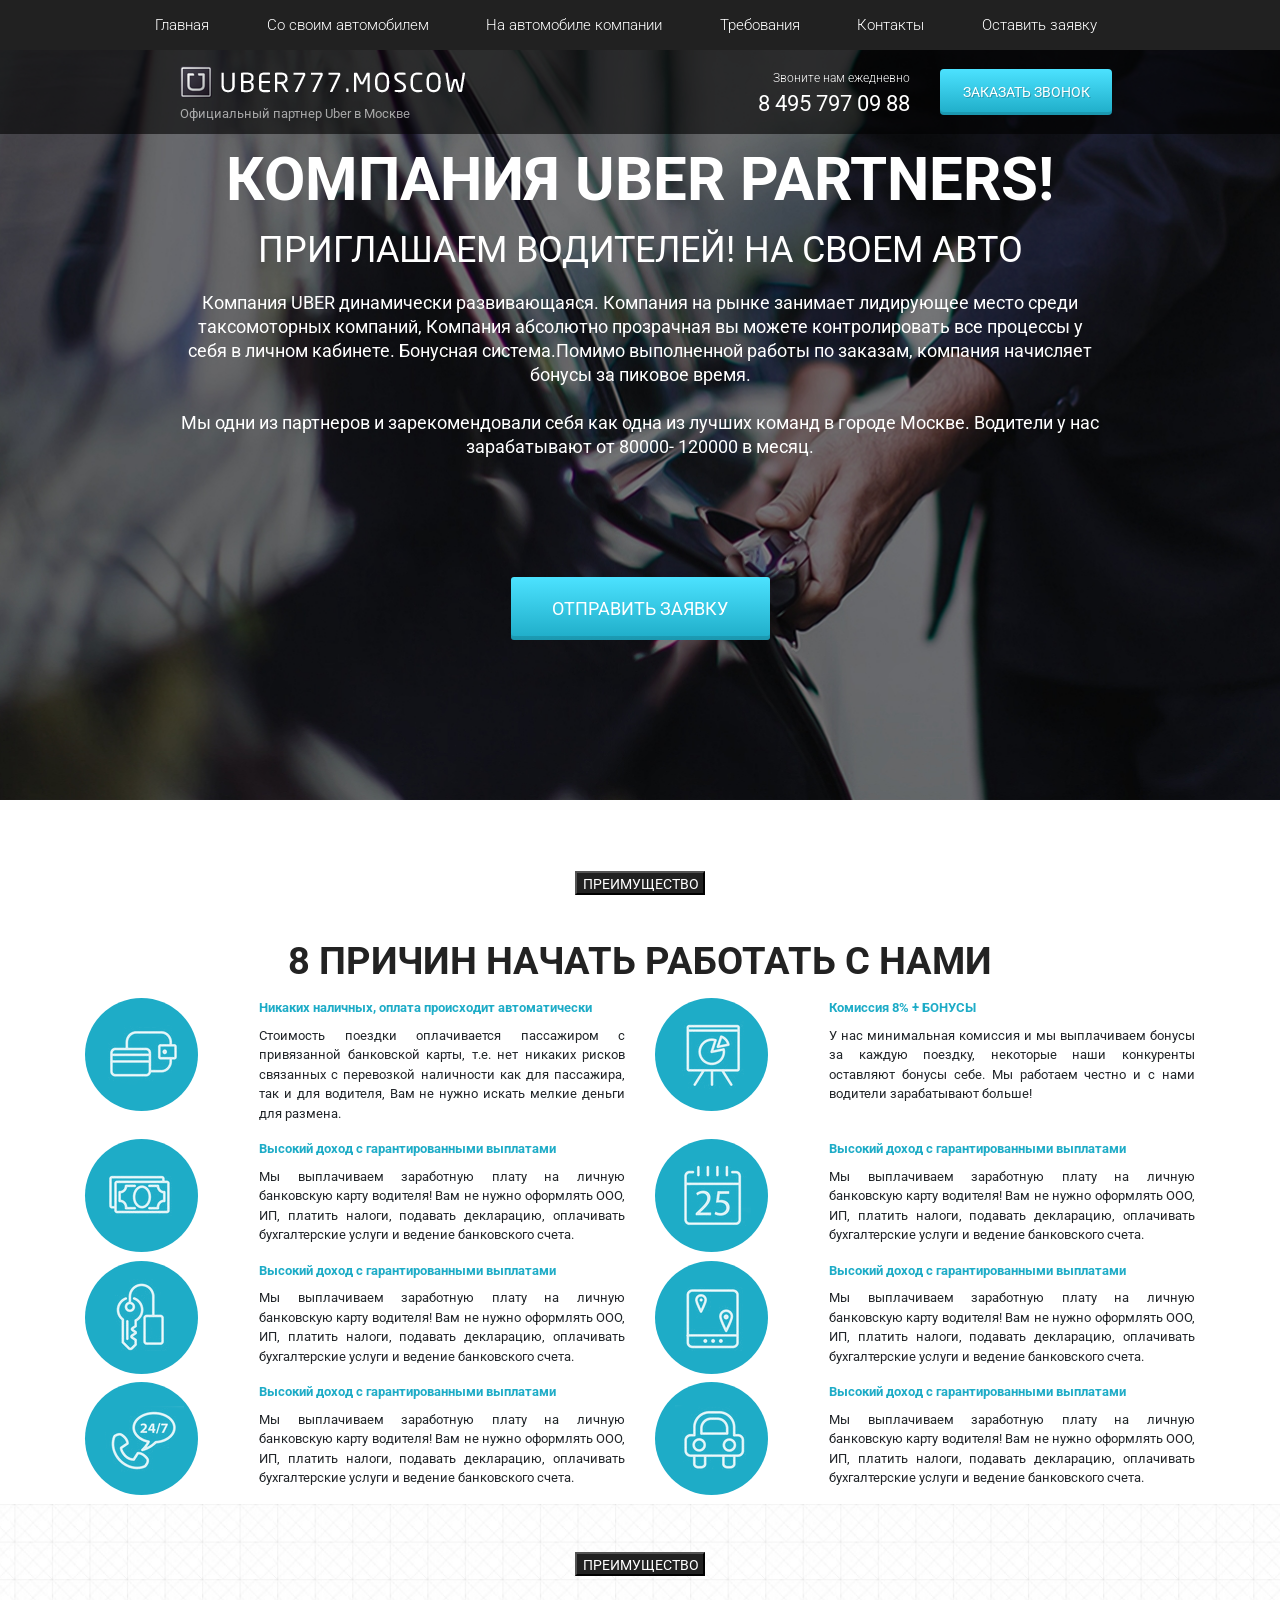
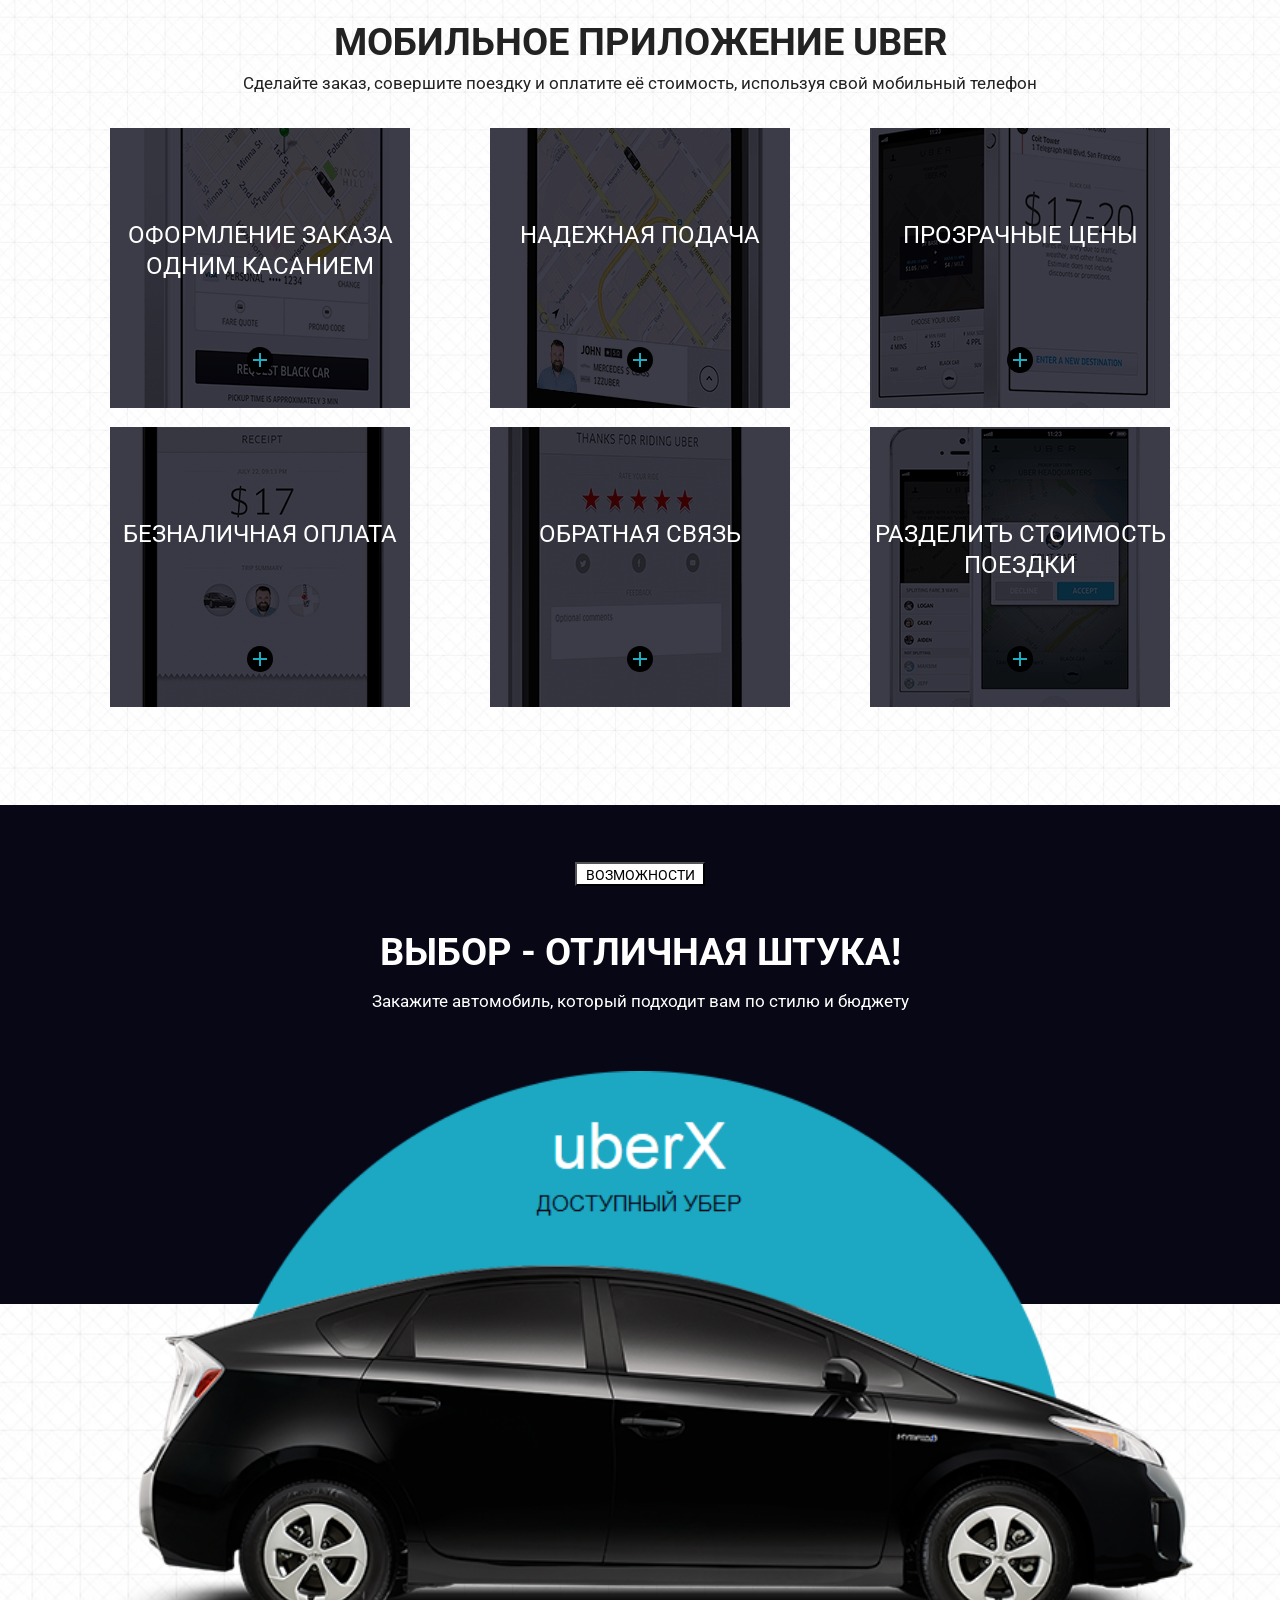
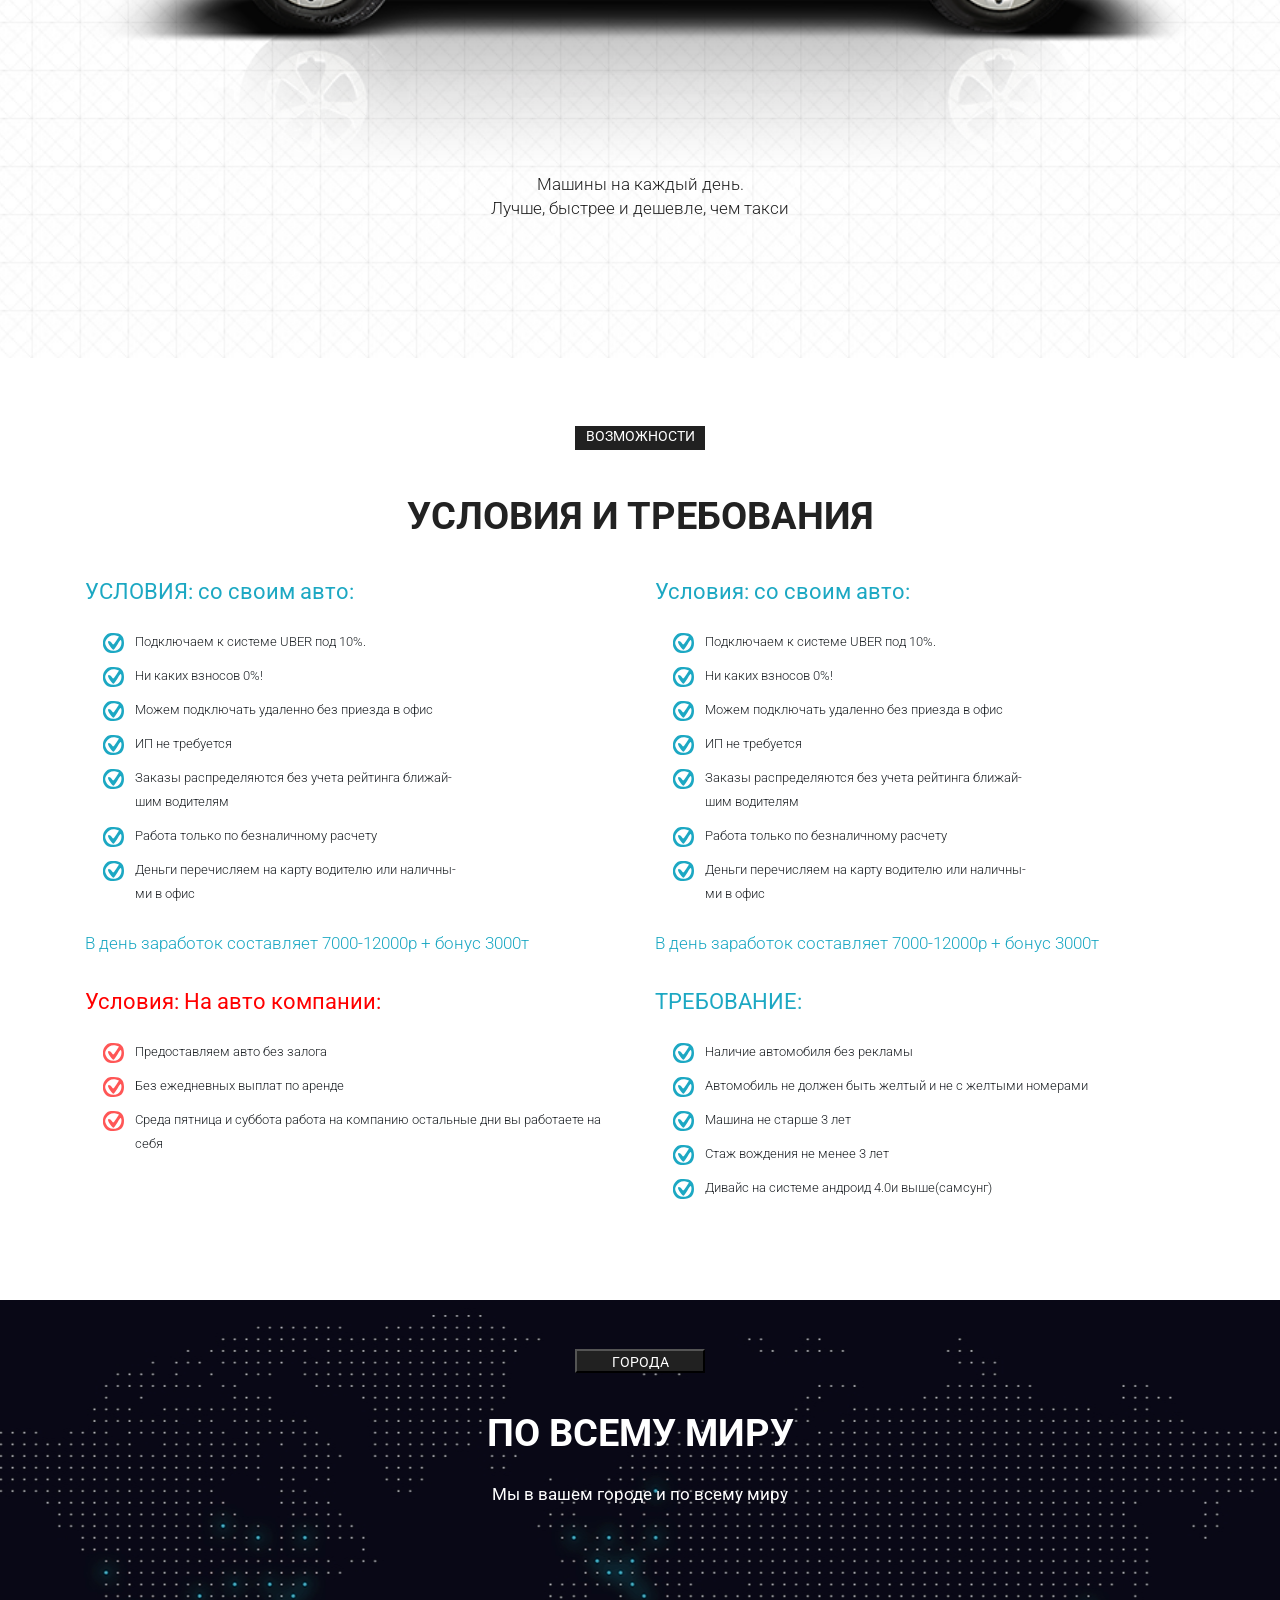
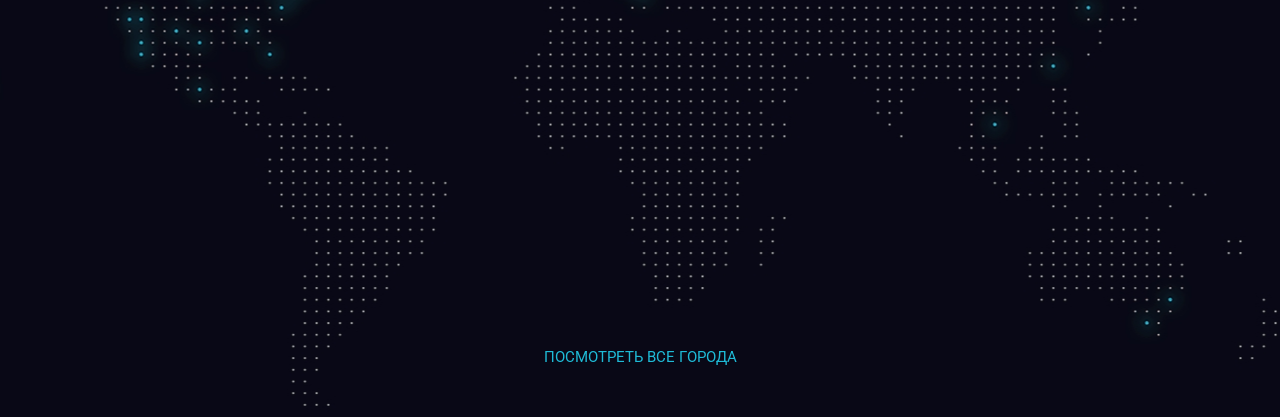
<file: index.html>
<!DOCTYPE html>
<html lang="ru">
<head>
    <meta charset="UTF-8">
    <meta http-equiv="X-UA-Compatible" content="IE=edge">
    <meta name="viewport" content="width=device-width, initial-scale=1.0">
    <title>Document</title>
    <link href="https://fonts.googleapis.com/css?family=Roboto:300,400,700&amp;subset=cyrillic-ext" rel="stylesheet">
    <link rel="stylesheet" href="css/bootstrap-reboot.min.css">
    <link rel="stylesheet" href="css/bootstrap-grid.min.css">
    <link rel="stylesheet" href="css/style.css">
   </head>
<body>
    <header>
        <nav>
            <div class="container">
                <ul class="menu">
                    <li class="menu_item"><a href="#" class="menu_link">Главная</a></li>
                    <li class="menu_item"><a href="#" class="menu_link">Со своим автомобилем</a></li>
                    <li class="menu_item"><a href="#" class="menu_link">На автомобиле компании</a></li>
                    <li class="menu_item"><a href="#" class="menu_link">Требования</a></li>
                    <li class="menu_item"><a href="#" class="menu_link">Контакты</a></li>
                    <li class="menu_item"><a href="#" class="menu_link">Оставить заявку</a></li>
                </ul>      
            </div>
            <div class="hamburger">
                <span></span>
                <span></span>
                <span></span>
            </div>
        </nav>
        <div class="subheader">
            <div class="container">
               <div class="row">
                <div class="col-6 col-md-4 offset-md-1 ">
                   <a href="#" class="subheader_logo"><img src="icons/logo.png" alt="logo"></a>
                   <div class="subheader_official">Официальный партнер Uber в Москве</div>
                </div>    
                <div class="xs-hidden col-6 col-md-3 offset-md-1 col-xl-2 offset-xl-2">
                    <div class="subheader_call">Звоните нам ежедневно</div>
                    <a href="tel:+74957970988" class="subheader_phone">8 495 797 09 88</a>
                </div> 
                <div class="col-6 col-md-3">
                    <a href="tel:+74957970988" class="xs-vissible subheader_phone">8 495 797 09 88</a>
                    <button class="subheader_btn">Заказать звонок</button>
                </div>   
            </div>
               </div>
        </div>
    </header>
    <section class="promo">
        <div class="container">
            <div class="row">
                <div class="col-md-12 col-lg-10 offset-lg-1">
                    <h1 class="promo_header">КОМПАНИЯ UBER PARTNERS!</h1>
                    <h2 class="promo_subheader">ПРИГЛАШАЕМ ВОДИТЕЛЕЙ! НА СВОЕМ АВТО</h2>
                    <div class="promo_descr">
                        Компания UBER  динамически развивающаяся. Компания на рынке занимает лидирующее место среди
                        таксомоторных компаний, Компания абсолютно прозрачная вы можете контролировать все процессы у себя в личном кабинете. Бонуcная система.Помимо выполненной работы по заказам, компания начисляет бонусы за
                        пиковое время.
                        <br><br>
                        Мы одни из партнеров и зарекомендовали себя как одна из лучших команд в городе Москве.  Водители у нас
                        зарабатывают от 80000- 120000 в месяц.
                    </div>
                    <button class="promo_btn">ОТПРАВИТЬ заявку</button>
                </div>
            </div>
        </div>
    </section>
    <section class="advantage">
        <div class="container">
            <button class="advantage_btn">Преимущество</button>
            <div class="advantage_reasons">
                <h2 class="advantage_text">8 причин начать работать с нами</h2>
            </div>
            <div class="row">
                <div class="col-md-6">
                    <div class="adventure_col">
                        <div class="adventure_reason">
                            <div class="substrate">
                                <img src="icons/reasons/reason_1.png" alt="reason_1.png" class="reason_1">   
                            </div>
                        <div class="reason_text">
                            <h2 class="text1">Никаких наличных, оплата происходит автоматически</h2>
                            <p class="text2">
                                Стоимость поездки оплачивается пассажиром с привязанной банковской карты, 
                                т.е. нет никаких рисков связанных с перевозкой наличности как для пассажира,
                                 так и для водителя, Вам не нужно искать мелкие деньги для размена.
                            </p>
                        </div>
                        </div>
                    </div>
                </div>
                <div class="col-md-6">
                    <div class="adventure_col">
                        <div class="adventure_reason">
                            <div class="substrate">
                                <img src="icons/reasons/reason_2.png" alt="reason_2.png" class="reason_2">   
                            </div>
                        <div class="reason_text">
                            <h2 class="text1">Комиссия 8% + БОНУСЫ</h2>
                            <p class="text2">
                                У нас минимальная комиссия и мы выплачиваем бонусы за каждую поездку, 
                                некоторые наши конкуренты оставляют бонусы себе. Мы работаем честно и 
                                с нами водители зарабатывают больше!
                            </p>
                        </div>
                        </div>
                    </div>
                </div>
                <div class="col-md-6">
                    <div class="adventure_col">
                        <div class="adventure_reason">
                            <div class="substrate">
                                <img src="icons/reasons/reason_3.png" alt="reason_3.png" class="reason_3">   
                            </div>
                        <div class="reason_text">
                            <h2 class="text1">Высокий доход с гарантированными выплатами</h2>
                            <p class="text2">
                            Мы выплачиваем заработную плату на личную банковскую карту водителя! 
                            Вам не нужно оформлять ООО, ИП, платить налоги, подавать декларацию, 
                            оплачивать бухгалтерские услуги и ведение банковского счета.
                            </p>
                        </div>
                        </div>
                    </div>
                </div>
                <div class="col-md-6">
                    <div class="adventure_col">
                        <div class="adventure_reason">
                            <div class="substrate">
                                <img src="icons/reasons/reason_4.png" alt="reason_4.png" class="reason_4">   
                            </div>
                        <div class="reason_text">
                            <h2 class="text1">Высокий доход с гарантированными выплатами</h2>
                            <p class="text2">
                            Мы выплачиваем заработную плату на личную банковскую карту водителя! 
                            Вам не нужно оформлять ООО, ИП, платить налоги, подавать декларацию, 
                            оплачивать бухгалтерские услуги и ведение банковского счета.
                            </p>
                        </div>
                        </div>
                    </div>
                </div>
                <div class="col-md-6">
                    <div class="adventure_col">
                        <div class="adventure_reason">
                            <div class="substrate">
                                <img src="icons/reasons/reason_5.png" alt="reason_5.png" class="reason_5">   
                            </div>
                        <div class="reason_text">
                            <h2 class="text1">Высокий доход с гарантированными выплатами</h2>
                            <p class="text2">
                            Мы выплачиваем заработную плату на личную банковскую карту водителя! 
                            Вам не нужно оформлять ООО, ИП, платить налоги, подавать декларацию, 
                            оплачивать бухгалтерские услуги и ведение банковского счета.
                            </p>
                        </div>
                        </div>
                    </div>
                </div>
                <div class="col-md-6">
                    <div class="adventure_col">
                        <div class="adventure_reason">
                            <div class="substrate">
                                <img src="icons/reasons/reason_6.png" alt="reason_6.png" class="reason_6">   
                            </div>
                        <div class="reason_text">
                            <h2 class="text1">Высокий доход с гарантированными выплатами</h2>
                            <p class="text2">
                            Мы выплачиваем заработную плату на личную банковскую карту водителя! 
                            Вам не нужно оформлять ООО, ИП, платить налоги, подавать декларацию, 
                            оплачивать бухгалтерские услуги и ведение банковского счета.
                            </p>
                        </div>
                        </div>
                    </div>
                </div>
                <div class="col-md-6">
                    <div class="adventure_col">
                        <div class="adventure_reason_7">
                            <div class="substrate">
                                <img src="icons/reasons/reason_7.png" alt="reason_7.png" class="reason_7">   
                            </div>
                        <div class="reason_text">
                            <h2 class="text1">Высокий доход с гарантированными выплатами</h2>
                            <p class="text2">
                            Мы выплачиваем заработную плату на личную банковскую карту водителя! 
                            Вам не нужно оформлять ООО, ИП, платить налоги, подавать декларацию, 
                            оплачивать бухгалтерские услуги и ведение банковского счета.
                            </p>
                        </div>
                        </div>
                    </div>
                </div>
                <div class="col-md-6">
                    <div class="adventure_col">
                        <div class="adventure_reason_8">
                            <div class="substrate">
                                <img src="icons/reasons/reason_8.png" alt="reason_8.png" class="reason_8">   
                            </div>
                        <div class="reason_text">
                            <h2 class="text1">Высокий доход с гарантированными выплатами</h2>
                            <p class="text2">
                            Мы выплачиваем заработную плату на личную банковскую карту водителя! 
                            Вам не нужно оформлять ООО, ИП, платить налоги, подавать декларацию, 
                            оплачивать бухгалтерские услуги и ведение банковского счета.
                            </p>
                        </div>
                        </div>
                    </div>
                </div>
            </div>

        </div>     
    </section>
    <section class="mobile">
        <div class="container">
            <button class="label">Преимущество</button>
           <div class="title">Мобильное приложение UBER</div>
           <div class="subtitle">Сделайте заказ, совершите поездку и оплатите её стоимость, используя свой мобильный телефон</div>
           <div class="row">
            <div class="col-md-6 col-lg-4">
                <div class="mobile_item mobile_item_1">
                    <div class="mobile_item_subtitle">Оформление заказа одним касанием</div>
                    <div class="mobile_item_plus"></div>
                </div>
            </div>
            <div class="col-md-6 col-lg-4">
                <div class="mobile_item mobile_item_2">
                    <div class="mobile_item_subtitle">Надежная подача</div>
                    <div class="mobile_item_plus"></div>
                </div>
            </div>
            <div class="col-md-6 col-lg-4">
                <div class="mobile_item mobile_item_3">
                    <div class="mobile_item_subtitle">Прозрачные цены</div>
                    <div class="mobile_item_plus"></div>
                </div>
            </div>
            <div class="col-md-6 col-lg-4">
                <div class="mobile_item mobile_item_4">
                    <div class="mobile_item_subtitle">Безналичная оплата</div>
                    <div class="mobile_item_plus"></div>
                </div>
            </div>
            <div class="col-md-6 col-lg-4">
                <div class="mobile_item mobile_item_5">
                    <div class="mobile_item_subtitle">Обратная связь</div>
                    <div class="mobile_item_plus"></div>
                </div>
            </div>
            <div class="col-md-6 col-lg-4">
                <div class="mobile_item mobile_item_6">
                    <div class="mobile_item_subtitle">Разделить стоимость поездки</div>
                    <div class="mobile_item_plus"></div>
                </div>
            </div>
           </div>
        </div>
    </section>
    <section class="choice">
        <div class="container">
            <div class="black"></div>
            <button class="label label_white">Возможности</button>
            <h2 class="title title_white">Выбор - отличная штука!</h2>
            <div class="subtitle subtitle_white">Закажите автомобиль, который подходит вам по стилю и бюджету</div>

            <img src="img/car.png" alt="uber car" class="choice_img">
            <div class="choice_descr">
                Машины на каждый день.<br>
                Лучше, быстрее и дешевле, чем такси
            </div>
            </div>
        </div>
    </section>
    <section class="require">
        <div class="container">
            <div class="label">Возможности</div>
            <div class="title">Условия и требования</div>
        <div class="row">
            <div class="col-md-6">
                <div class="require_block require_block_nmb">
                    <div class="require_title">УСЛОВИЯ: со своим авто:</div>
                    <ul class="require_list">
                        <li>Подключаем к системе UBER  под 10%.</li>
                        <li>Ни каких взносов  0%!</li>
                        <li>Можем подключать удаленно без приезда в офис</li>
                        <li>ИП не требуется</li>
                        <li>Заказы распределяются без учета рейтинга ближай-<br>шим водителям</li>
                        <li>Работа только по безналичному расчету</li>
                        <li>Деньги перечисляем на карту водителю или наличны-<br>ми в офис</li>
                    </ul>
                    <div class="require_descr">
                    В день заработок составляет 7000-12000р + бонус 3000т 
                    </div>
                </div>
            </div>
            <div class="col-md-6">
                <div class="require_block require_block_nmb">
                    <div class="require_title">Условия: со своим авто:</div>
                    <ul class="require_list">
                        <li>Подключаем к системе UBER  под 10%.</li>
                        <li>Ни каких взносов  0%!</li>
                        <li>Можем подключать удаленно без приезда в офис</li>
                        <li>ИП не требуется</li>
                        <li>Заказы распределяются без учета рейтинга ближай-<br>шим водителям</li>
                        <li>Работа только по безналичному расчету</li>
                        <li>Деньги перечисляем на карту водителю или наличны-<br>ми в офис</li>
                    </ul>
                    <div class="require_descr">
                    В день заработок составляет 7000-12000р + бонус 3000т 
                    </div>
                </div>
            </div>
            <div class="col-md-6">
                <div class="require_block require_block_nmb warning">
                    <div class="require_title">Условия: На авто компании:</div>
                    <ul class="require_list">
                        <li>Предоставляем авто без залога</li>
                        <li>Без ежедневных выплат по аренде</li>
                        <li>Среда пятница и суббота работа на компанию остальные дни вы работаете на себя</li>
                    </ul>
                </div>
            </div>
            <div class="col-md-6">
                <div class="require_block require_block_nmb ">
                    <div class="require_title">ТРЕБОВАНИЕ:</div>
                    <ul class="require_list">
                        <li>Наличие автомобиля без рекламы</li>
                        <li>Автомобиль не должен быть желтый и не с желтыми номерами</li>
                        <li>Машина не старше 3 лет</li>
                        <li>Стаж вождения не менее 3 лет</li>
                        <li>Дивайс на системе андроид 4.0и выше(самсунг)</li>
                    </ul>
                </div>
            </div>
        </div>
        </div>
    </section>
    <section class="citys">
        <div class="container">
            <button class="citys_btn">ГОРОДА</button>
            <div class="title word">По всему миру</div>
            <div class="subtitle subword">Мы в вашем городе и по всему миру</div>
            <div class="text_end">Посмотреть все города</div>
        </div>
    </section>
    <script src="js/script.js"></script>
  </body>
</html>
</file>
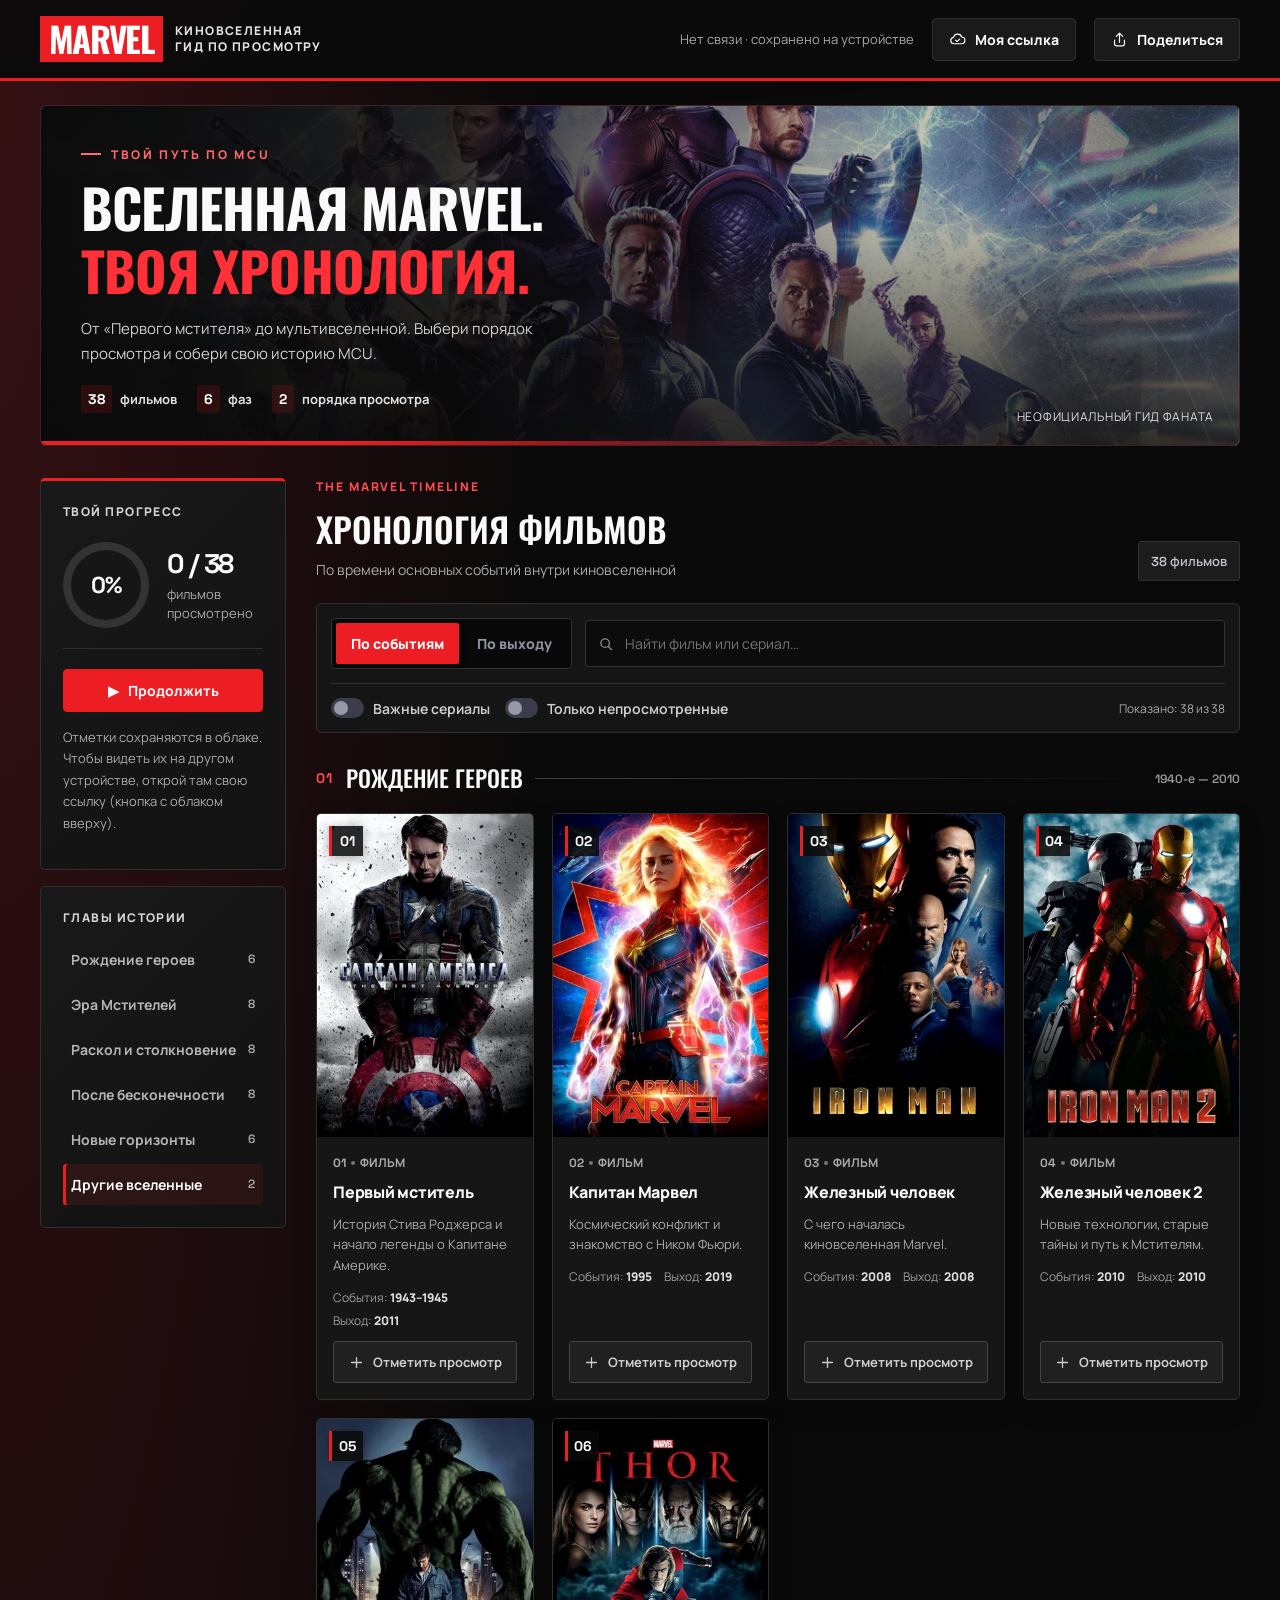
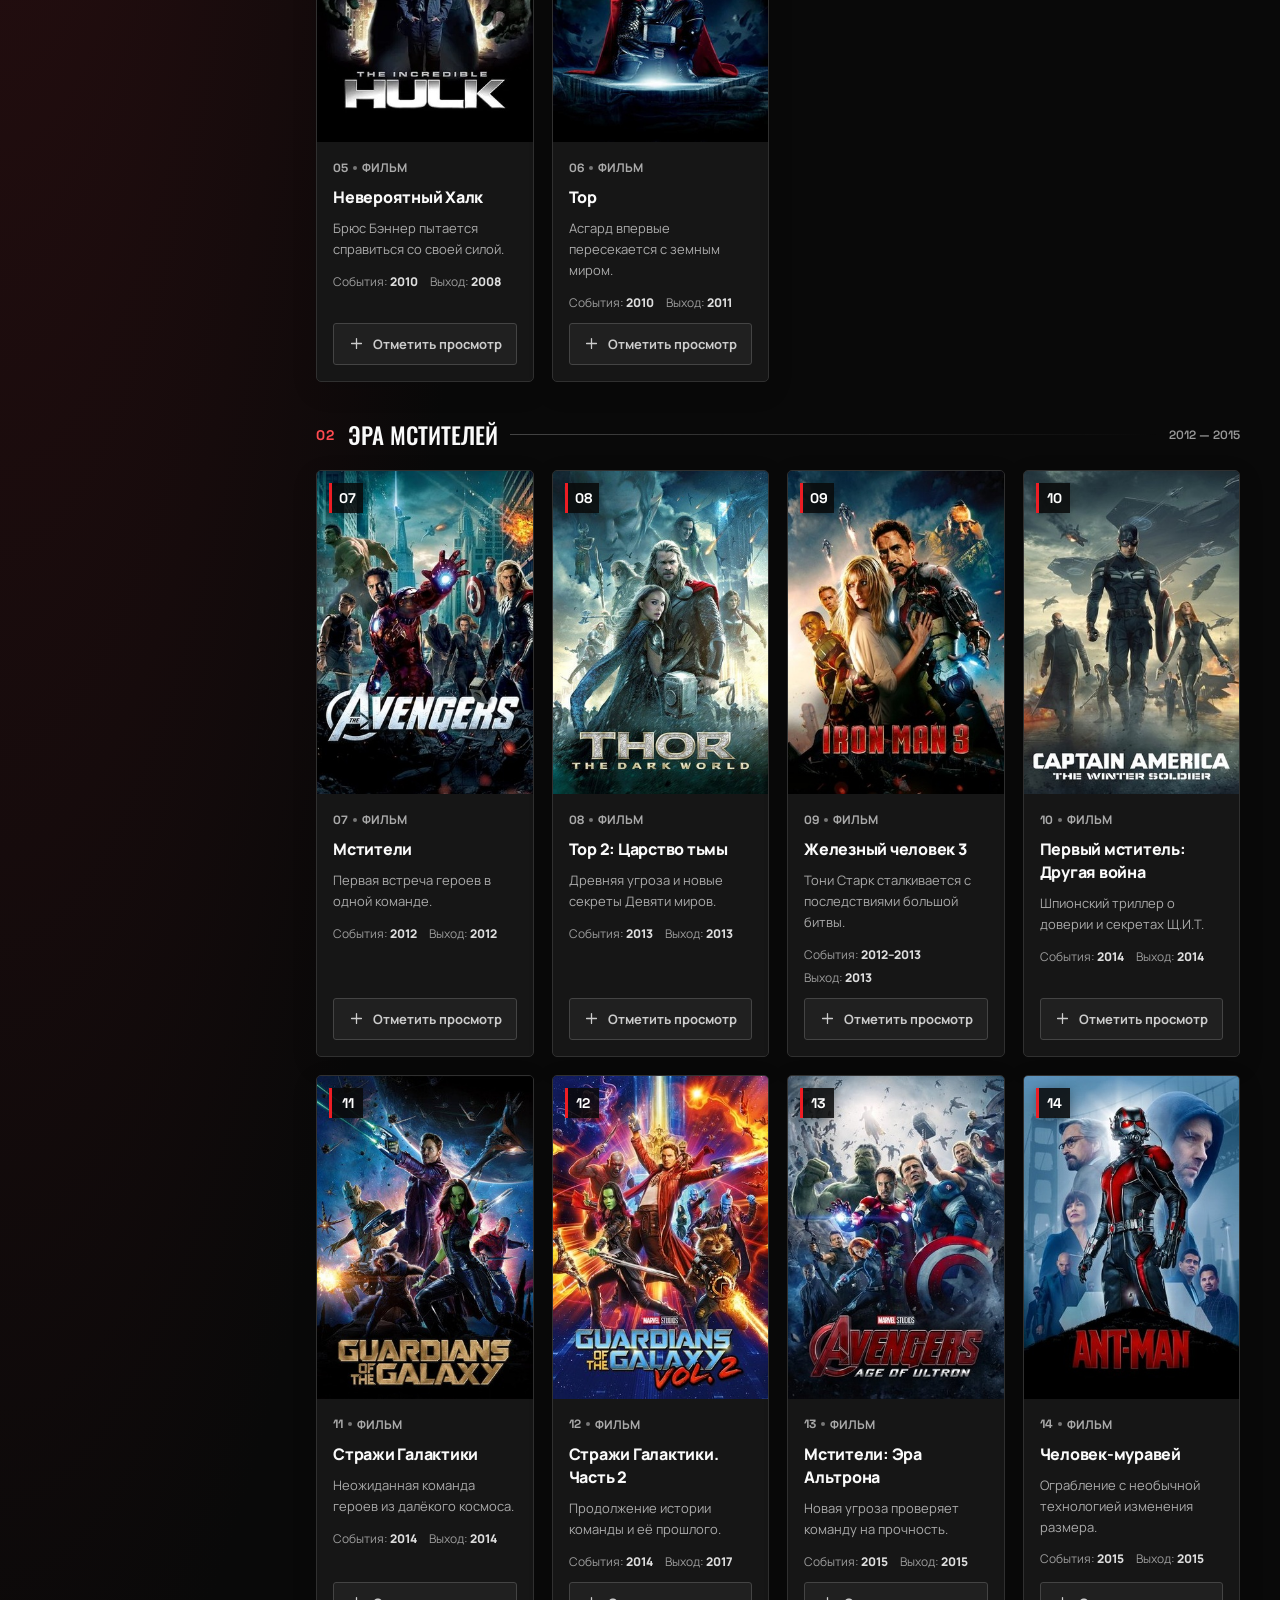
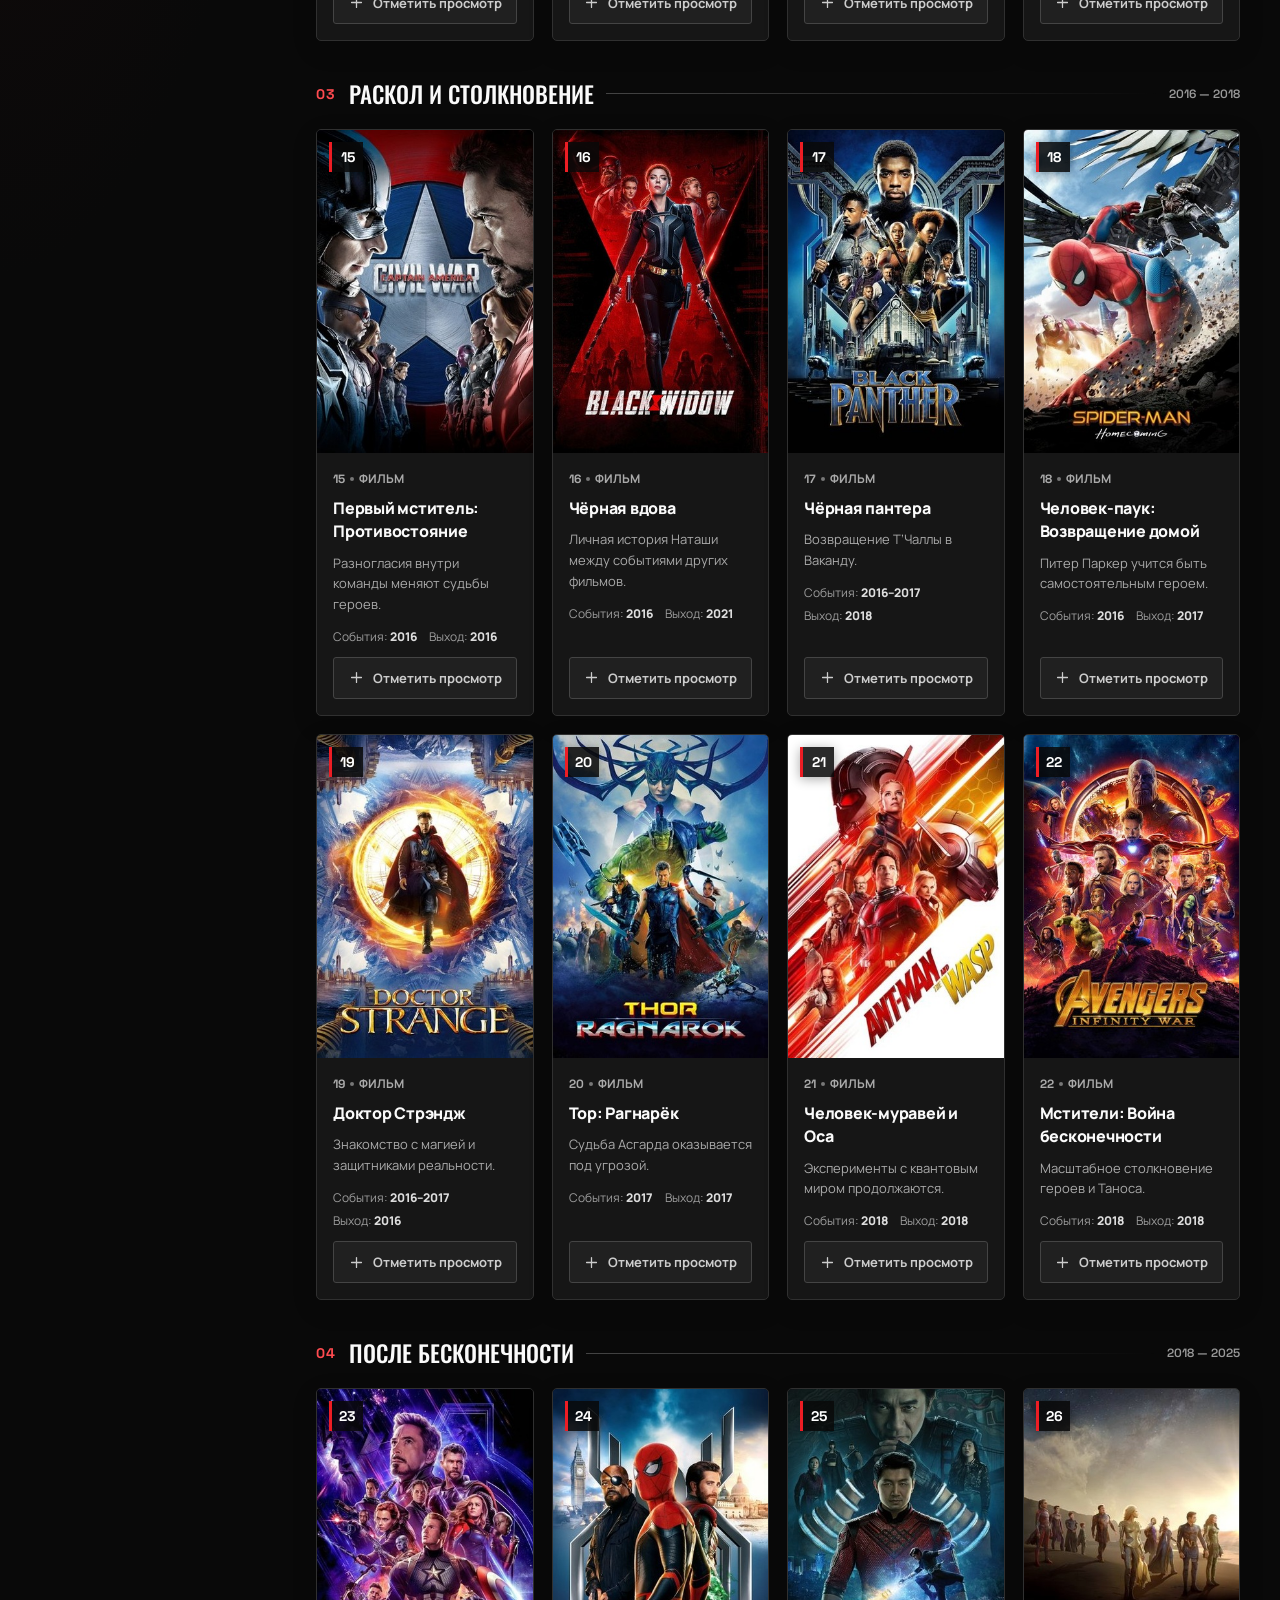
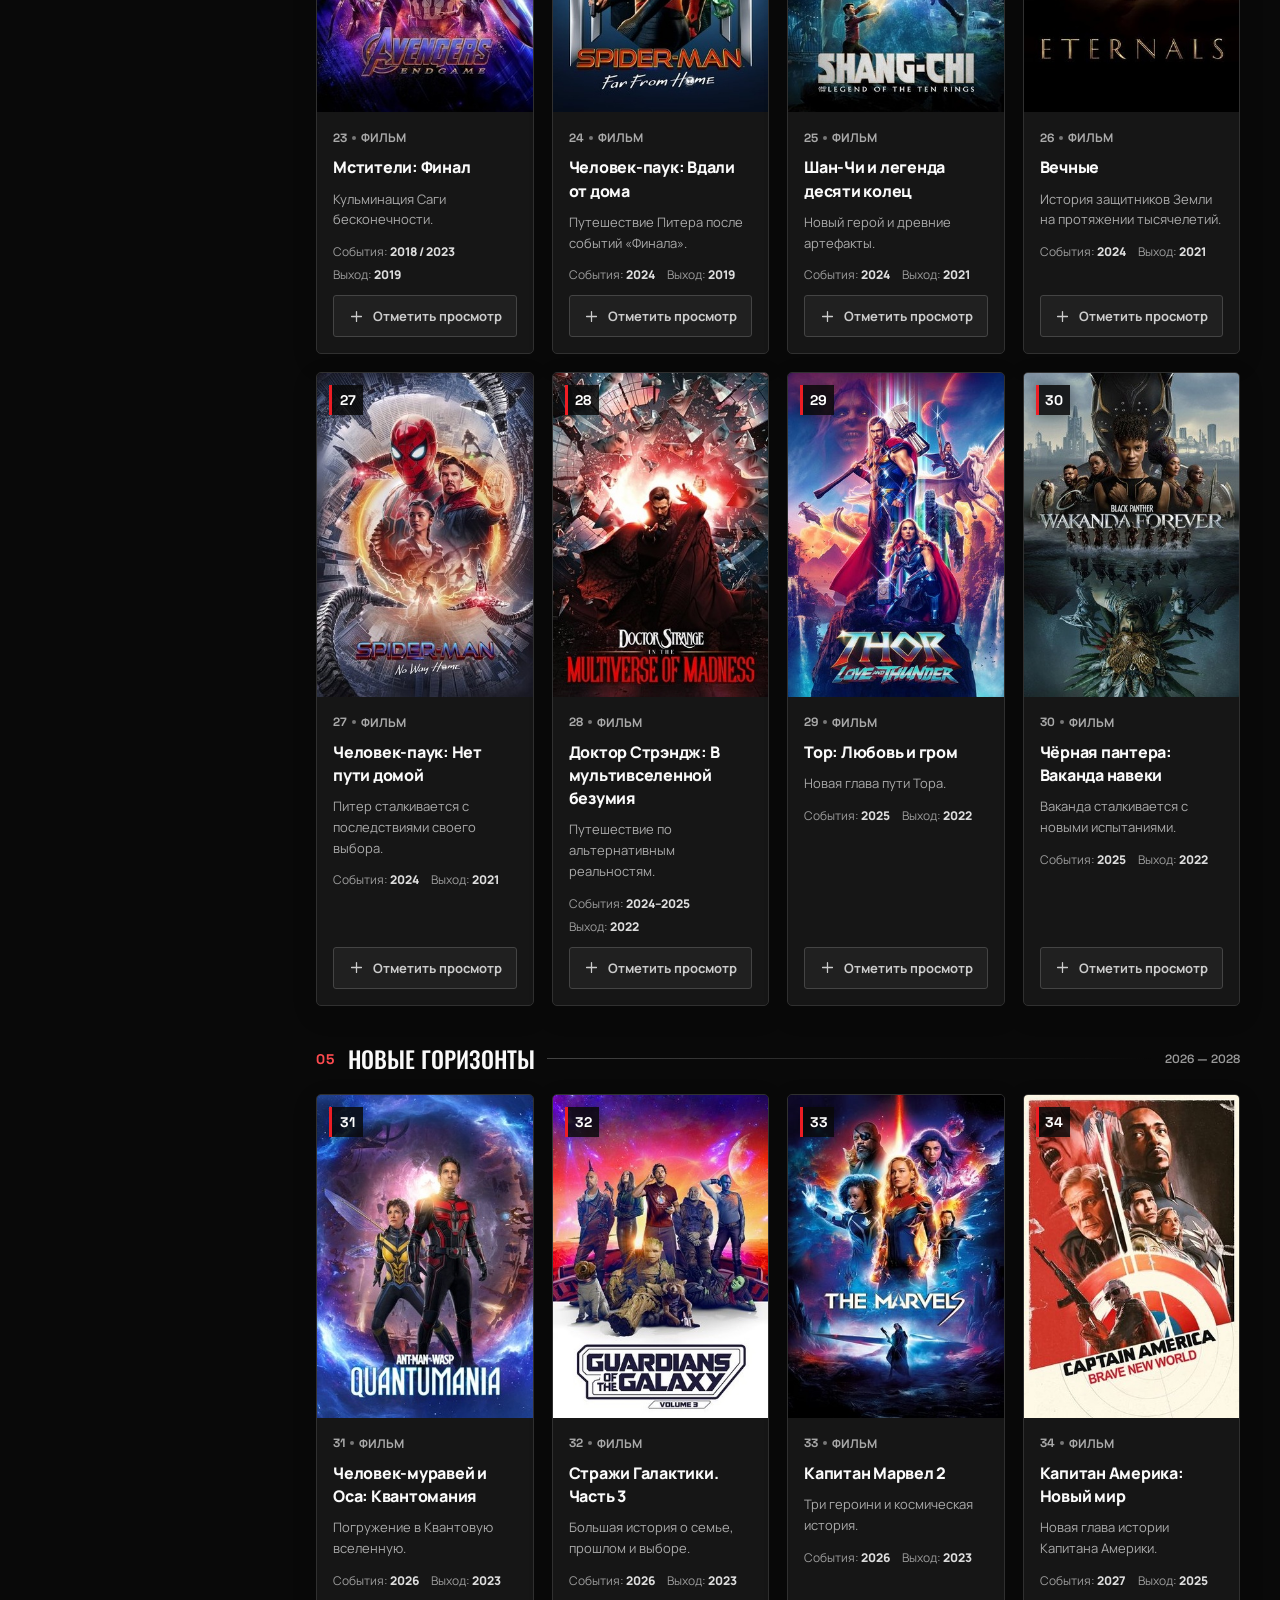
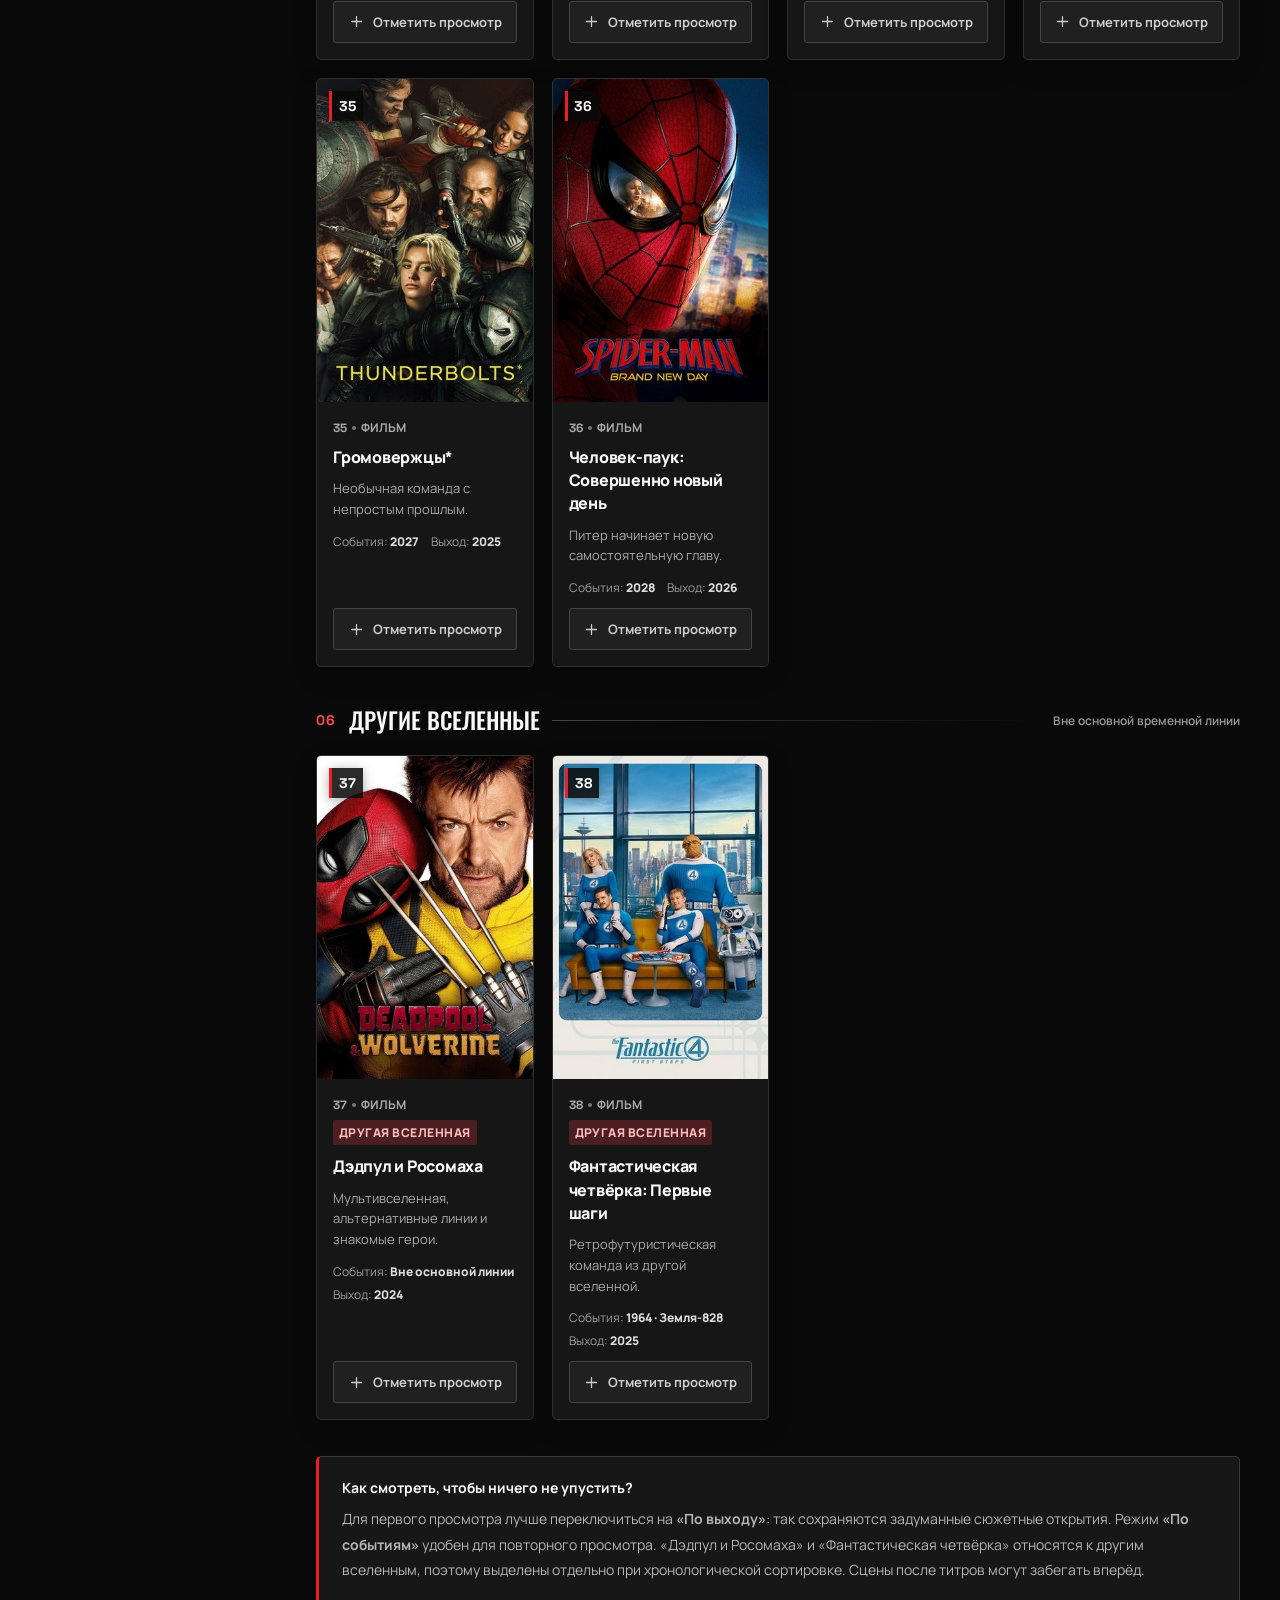
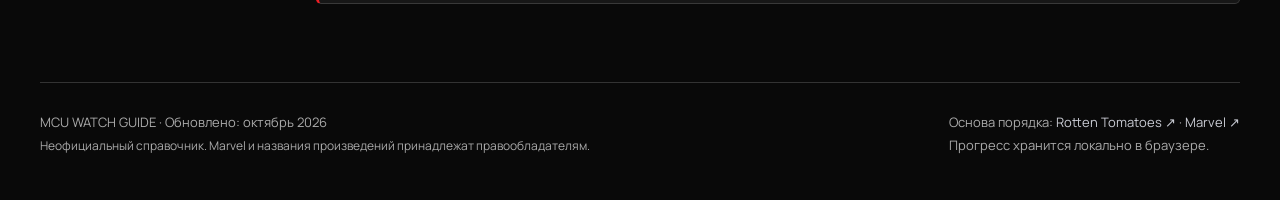
<file: marvel/index.html>
<!doctype html>
<html lang="ru">
<head>
  <meta charset="utf-8" />
  <meta name="viewport" content="width=device-width,initial-scale=1,viewport-fit=cover" />
  <meta name="theme-color" content="#08090e" />
  <meta name="description" content="Киновселенная Marvel по хронологии событий и дате выхода. Отмечай просмотренные фильмы, следи за прогрессом и делись списком." />
  <meta property="og:title" content="MCU · Хронология фильмов Marvel" />
  <meta property="og:description" content="38 фильмов, две последовательности просмотра, важные сериалы и твой прогресс." />
  <meta property="og:type" content="website" />
  <meta property="og:url" content="https://maxguselnik.github.io/marvel/" />
  <link rel="canonical" href="https://maxguselnik.github.io/marvel/" />
  <link rel="preconnect" href="https://fonts.googleapis.com" />
  <link rel="preconnect" href="https://fonts.gstatic.com" crossorigin />
  <link href="https://fonts.googleapis.com/css2?family=Oswald:wght@500;600;700&family=Manrope:wght@400;500;600;700;800&family=Space+Grotesk:wght@500;600;700&display=swap" rel="stylesheet" />
  <link rel="icon" type="image/svg+xml" href="data:image/svg+xml,%3Csvg%20xmlns%3D%22http%3A//www.w3.org/2000/svg%22%20viewBox%3D%220%200%2032%2032%22%3E%3Crect%20width%3D%2232%22%20height%3D%2232%22%20rx%3D%224%22%20fill%3D%22%23ed1d24%22/%3E%3Ctext%20x%3D%2216%22%20y%3D%2225%22%20text-anchor%3D%22middle%22%20fill%3D%22white%22%20font-family%3D%22Arial%22%20font-weight%3D%22900%22%20font-size%3D%2225%22%3EM%3C/text%3E%3C/svg%3E" />
<title>MCU — хронология фильмов Marvel</title>
<style>
:root{color-scheme:dark;--bg:#08090e;--panel:#11131b;--panel-2:#161923;--border:#292c39;--text:#f5f5f7;--muted:#999cab;--faint:#666b7c;--red:#ec303c;--red2:#ff565e;--radius:20px;--font:'Manrope',-apple-system,BlinkMacSystemFont,'Segoe UI',sans-serif}
*{box-sizing:border-box}html{scroll-behavior:smooth;scroll-padding-top:95px}body{margin:0;background:var(--bg);color:var(--text);font-family:var(--font);-webkit-font-smoothing:antialiased}button,input{font:inherit}button{cursor:pointer}a{color:inherit}::selection{background:#ff46545c}
body:before{content:"";position:fixed;pointer-events:none;inset:0;background:radial-gradient(ellipse 80% 36% at 48% -17%,#9b17252b,transparent 80%);z-index:-1}
.wrap{max-width:1200px;padding-inline:36px;margin:0 auto}.topbar{position:sticky;top:0;z-index:50;background:#08090ee9;backdrop-filter:blur(20px);border-bottom:1px solid #ffffff14}.nav{height:75px;display:flex;align-items:center;justify-content:space-between;gap:16px}.brand{display:flex;align-items:center;gap:12px;text-decoration:none}.marvel{font:900 20px/1 Arial,Helvetica,sans-serif;font-stretch:condensed;letter-spacing:-1.5px;padding:6px 8px 4px;background:#e52531;color:white;display:inline-block}.brand-sub{font-size:10px;line-height:1.35;letter-spacing:.19em;font-weight:800;color:#cfd0d5;text-transform:uppercase}.nav-right{display:flex;align-items:center;gap:18px}.nav-quiet{font-size:12px;color:#a4a7b6}.btn{border:1px solid var(--border);color:var(--text);border-radius:12px;background:#161922;display:inline-flex;align-items:center;justify-content:center;gap:9px;padding:11px 16px;white-space:nowrap;font-size:13px;font-weight:750;transition:.18s transform,.18s background,.18s border-color}.btn:hover{background:#242734;border-color:#555867}.btn:active{transform:scale(.97)}.btn svg,.svg-icon{width:17px;height:17px;flex-shrink:0}.btn-red{background:var(--red);border-color:var(--red)}.btn-red:hover{background:#ff4b58;border-color:#ff4b58}
.hero{position:relative;min-height:390px;margin-top:30px;display:flex;align-items:center;overflow:hidden;border:1px solid #3c2530;border-radius:28px;background:linear-gradient(110deg,#151018 1%,#21131e 42%,#0f131e 100%)}.hero:before{content:"";position:absolute;inset:0;background:radial-gradient(ellipse at 76% 50%,#ee304855,transparent 42%),radial-gradient(circle at 100% 5%,#41172c88,transparent 50%),linear-gradient(0deg,#07081055,transparent);pointer-events:none}.hero:after{content:"";position:absolute;top:-30%;right:7%;width:470px;height:470px;border-radius:50%;border:1px solid #ef455634;box-shadow:0 0 0 38px #e82c3510,0 0 0 90px #f13b4112,0 0 0 150px #ff3e4b08;transform:rotate(-20deg)}.hero-inner{position:relative;z-index:2;padding:60px 58px;width:72%}.eyebrow{font-size:11px;font-weight:850;letter-spacing:.22em;text-transform:uppercase;color:#ff8389;display:inline-flex;align-items:center;gap:10px}.eyebrow:before{content:"";width:20px;height:2px;background:#ff6b75}.hero h1{font-size:clamp(44px,5.6vw,77px);line-height:1.03;font-weight:850;letter-spacing:-.065em;margin:19px 0 20px;max-width:690px}.hero h1 span{display:block;color:#f25b67}.hero p{font-size:15px;line-height:1.75;color:#bdb5bd;max-width:540px;margin:0}.hero-tags{display:flex;gap:17px;align-items:center;flex-wrap:wrap;margin-top:27px}.hero-tags span{display:flex;align-items:center;gap:8px;color:#d7c7d1;font-size:12px;font-weight:700}.hero-tags b{display:inline-flex;background:#ffffff16;padding:5px 7px;border-radius:7px;color:#fff;font:700 12px 'Space Grotesk',sans-serif}.hero-mark{position:absolute;right:9%;top:50%;transform:translateY(-50%) rotate(-11deg);font-family:'Space Grotesk',sans-serif;font-size:225px;line-height:1;letter-spacing:-.16em;color:#ffffff12;text-shadow:0 0 90px #ff4b5c55;font-weight:700;white-space:nowrap;z-index:1}.hero .credit{position:absolute;right:25px;bottom:20px;color:#c99da8;font-size:10px;letter-spacing:.1em;z-index:2}
.layout{display:grid;grid-template-columns:266px minmax(0,1fr);gap:31px;margin-top:46px;align-items:start}.aside{position:sticky;top:101px;display:grid;gap:16px}.panel{background:var(--panel);border:1px solid var(--border);border-radius:18px;padding:24px}.panel-title{color:#b7bac8;font-size:11px;font-weight:850;letter-spacing:.13em;text-transform:uppercase}.ring-wrap{display:flex;align-items:center;gap:18px;margin-top:22px}.progress-ring{position:relative;--deg:0deg;width:86px;height:86px;border-radius:50%;background:conic-gradient(#ed4351 var(--deg),#30333f var(--deg));display:grid;place-items:center;flex-shrink:0}.progress-ring:before{content:"";position:absolute;width:70px;height:70px;background:var(--panel);border-radius:50%}.ring-value{position:relative;font:700 23px 'Space Grotesk';letter-spacing:-.06em}.progress-nums{font:700 29px 'Space Grotesk';letter-spacing:-.05em}.progress-copy{color:var(--muted);font-size:12px;margin-top:4px;line-height:1.5}.rule{height:1px;background:var(--border);margin:20px 0}.continue{width:100%;justify-content:center}.aside-hint{font-size:11px;line-height:1.65;color:#7f8393;margin-top:15px}.aside-nav{display:flex;flex-direction:column;gap:4px;margin-top:13px}.aside-nav button{border:0;background:none;color:#8b8e9c;text-align:left;padding:10px 12px;border-radius:10px;font-size:12px;font-weight:700;display:flex;align-items:center;justify-content:space-between;gap:10px}.aside-nav button:hover,.aside-nav button.is-current{background:#272b37;color:white}.aside-nav span:last-child{color:#5f6475;font:600 11px 'Space Grotesk'}
.content{min-width:0}.section-head{display:flex;align-items:end;justify-content:space-between;gap:16px;margin-bottom:22px}.section-kicker{color:var(--red2);font-size:11px;letter-spacing:.16em;font-weight:850;text-transform:uppercase}.section-head h2{font-size:clamp(24px,3vw,35px);letter-spacing:-.055em;margin:8px 0 5px;font-weight:850}.section-head p{color:var(--muted);font-size:13px;margin:0;line-height:1.6}.counter-pill{font:600 12px 'Space Grotesk';color:#c1c2ca;border-radius:9px;background:#1b1d27;padding:10px 12px;border:1px solid var(--border)}
.controls{border:1px solid var(--border);border-radius:18px;background:#11131b;padding:15px;display:grid;gap:14px;margin-bottom:29px}.control-first{display:flex;align-items:center;gap:13px;flex-wrap:wrap}.segmented{background:#090a10;border:1px solid #252734;padding:4px;border-radius:12px;display:flex;gap:3px}.segmented button{background:transparent;color:#9093a2;border:0;padding:11px 15px;border-radius:9px;font-size:12px;font-weight:800;white-space:nowrap}.segmented button.active{color:white;background:#343641;box-shadow:0 2px 6px #0004}.control-first .search{flex:1;min-width:180px;position:relative}.search input{width:100%;background:#0a0b11;color:white;border:1px solid #282b39;padding:13px 14px 13px 39px;border-radius:11px;outline:0;font-size:13px}.search input:focus{border-color:#a84653}.search svg{position:absolute;left:13px;top:50%;transform:translateY(-50%);width:16px;height:16px;stroke:#858997}.control-second{display:flex;gap:15px;align-items:center;flex-wrap:wrap;border-top:1px solid #252735;padding-top:14px}.switch-item{display:flex;align-items:center;gap:9px;color:#b8bbc6;font-size:12px;font-weight:650;cursor:pointer;user-select:none}.switch-item input{position:absolute;opacity:0;pointer-events:none}.track{width:33px;height:20px;background:#3b3e4a;border-radius:30px;position:relative;transition:.2s}.track:after{content:"";position:absolute;left:3px;top:3px;width:14px;height:14px;background:#969aa7;border-radius:50%;transition:.2s}.switch-item input:checked+.track{background:var(--red)}.switch-item input:checked+.track:after{left:16px;background:white}.switch-item:focus-within .track{outline:2px solid #ba7485;outline-offset:2px}.filter-stat{margin-left:auto;color:#727686;font-size:11px}
.chapter{margin:0 0 40px;scroll-margin-top:105px}.chapter-heading{display:flex;align-items:center;gap:13px;margin:0 0 15px}.chapter-num{color:#f74b59;font:800 12px 'Space Grotesk';letter-spacing:.1em}.chapter-heading h3{font-size:18px;font-weight:850;letter-spacing:-.035em;margin:0}.chapter-line{flex:1;height:1px;background:linear-gradient(90deg,#454653 0,#262833 85%,transparent)}.chapter-count{font:600 11px 'Space Grotesk';color:#6b6f7e}
.cards{display:grid;gap:11px}.movie-card{position:relative;display:grid;grid-template-columns:78px minmax(0,1fr) 34px;gap:17px;align-items:center;padding:12px 15px 12px 12px;border:1px solid #292c38;background:linear-gradient(110deg,#161923,#101218);border-radius:16px;transition:.17s border-color,.17s transform,.17s background;min-height:118px}.movie-card:hover{border-color:#505464;background:linear-gradient(110deg,#1d202b,#141620);transform:translateY(-1px)}.movie-card.watched{opacity:.57}.movie-card.watched:hover{opacity:.85}.movie-card.watched .movie-title{text-decoration:line-through;text-decoration-color:#797e8a}.cover{position:relative;width:78px;height:94px;border-radius:9px;overflow:hidden;display:flex;align-items:center;justify-content:center;isolation:isolate;background:var(--poster);border:1px solid #ffffff1f}.cover:before{content:"";position:absolute;width:105px;height:105px;right:-55px;top:-35px;border:1px solid #ffffff5e;border-radius:50%;box-shadow:0 0 0 15px #ffffff0c,0 0 0 29px #ffffff10;z-index:-1}.cover:after{content:"";position:absolute;width:90px;height:100px;bottom:-55px;left:-47px;background:#ffffff18;transform:rotate(35deg);filter:blur(15px)}.cover-emblem{font:700 42px 'Space Grotesk';text-shadow:0 8px 27px #0008;line-height:1;color:#ffffffed;z-index:1}.cover-small{position:absolute;left:8px;bottom:6px;font:900 7px Arial;letter-spacing:.08em;color:#fffc}.movie-num{font:700 10px 'Space Grotesk';color:#858b9c;display:inline-flex;align-items:center;gap:5px}.dot{width:4px;height:4px;background:#626675;border-radius:100%;display:inline-block}.movie-meta-top{display:flex;align-items:center;gap:9px;flex-wrap:wrap;margin-bottom:5px}.series-tag,.alt-tag{font:850 9px var(--font);border-radius:5px;background:#323b4a;color:#bcd1f4;padding:4px 5px;text-transform:uppercase;letter-spacing:.04em}.alt-tag{background:#50383b;color:#ffbec0}.movie-title{font-size:15px;font-weight:850;letter-spacing:-.022em;line-height:1.4;margin:0}.movie-desc{color:#8c91a0;line-height:1.48;font-size:11.5px;margin:5px 0 8px}.movie-details{display:flex;flex-wrap:wrap;align-items:center;gap:11px;color:#afb2c0;font-size:10px}.movie-details b{color:#eff0f5;font-weight:800}.tick{appearance:none;border:1px solid #555b6d;width:29px;height:29px;border-radius:50%;background:#232733;color:#798091;display:grid;place-items:center;padding:0;transition:.17s ease}.tick:hover{border-color:var(--red2);background:#6c2833;color:white}.tick[aria-pressed="true"]{border-color:var(--red);background:var(--red);color:white}.tick svg{width:15px;height:15px}.movie-card[data-genre=tech]{--poster:linear-gradient(145deg,#cb5331,#52202b 72%,#13141d)}.movie-card[data-genre=shield]{--poster:linear-gradient(140deg,#285577,#122d50 70%,#111620)}.movie-card[data-genre=avengers]{--poster:linear-gradient(155deg,#8c4962,#492848 46%,#161a38)}.movie-card[data-genre=cosmic]{--poster:linear-gradient(140deg,#69478d,#274f77 60%,#141629)}.movie-card[data-genre=asgard]{--poster:linear-gradient(140deg,#b88e42,#4e395b 68%,#15172a)}.movie-card[data-genre=gamma]{--poster:linear-gradient(145deg,#688b42,#1c473e 60%,#12201a)}.movie-card[data-genre=quantum]{--poster:linear-gradient(145deg,#b24d67,#50325f 60%,#1a1526)}.movie-card[data-genre=spider]{--poster:linear-gradient(145deg,#b03543,#572f54 50%,#1d2a55)}.movie-card[data-genre=mystic]{--poster:linear-gradient(145deg,#cb8858,#7d354d 50%,#251e41)}.movie-card[data-genre=wakanda]{--poster:linear-gradient(145deg,#6d58ba,#342565 62%,#18172c)}.movie-card[data-genre=shadow]{--poster:linear-gradient(145deg,#616b79,#343747 55%,#171924)}
.empty{padding:46px 16px;text-align:center;color:#9ea2b0;background:#12141c;border:1px dashed #333644;border-radius:16px}.empty b{display:block;color:white;margin-bottom:8px}.note-box{margin-top:28px;padding:21px 23px;border:1px solid #5b3a43;border-radius:16px;background:linear-gradient(125deg,#21161e,#13151b)}.note-box strong{font-size:14px}.note-box p{font-size:12px;color:#aaa3af;line-height:1.8;margin:9px 0 0}.note-box a{color:#ff8b93;text-decoration:none}.note-box a:hover{text-decoration:underline}
.footer{margin-top:78px;padding:28px 0 42px;border-top:1px solid var(--border);display:flex;flex-wrap:wrap;justify-content:space-between;gap:18px;color:#747889;font-size:11px;line-height:1.8}.footer a{color:#c9cbd3;text-decoration:none}.footer a:hover{text-decoration:underline}.footer small{font-size:11px}.toast{position:fixed;bottom:26px;left:50%;transform:translate(-50%,30px);opacity:0;background:#f5f5f7;color:#11131a;font-size:12px;font-weight:800;padding:12px 17px;border-radius:12px;box-shadow:0 15px 30px #0006;z-index:100;pointer-events:none;transition:.25s}.toast.visible{opacity:1;transform:translate(-50%,0)}
@media(max-width:990px){.layout{grid-template-columns:210px minmax(0,1fr);gap:20px}.wrap{padding-inline:24px}.hero-inner{width:80%;padding:48px 36px}.hero-mark{right:-8%;opacity:.7}.panel{padding:19px}.ring-wrap{gap:10px}.progress-ring{width:69px;height:69px}.progress-ring:before{width:55px;height:55px}.ring-value{font-size:19px}.progress-nums{font-size:24px}.segmented button{padding:10px 11px}}
@media(max-width:740px){.wrap{padding-inline:16px}.nav{height:62px}.brand-sub{font-size:9px}.nav-quiet{display:none}.nav .btn{padding:10px 12px}.nav .btn-label{display:none}.hero{margin-top:17px;min-height:325px;border-radius:21px}.hero-inner{padding:37px 22px;width:100%}.hero h1{font-size:clamp(40px,10.3vw,59px);max-width:460px}.hero p{max-width:300px;font-size:12px;line-height:1.65}.hero-mark{font-size:150px;right:-8%;top:40%;opacity:.58}.hero .credit{bottom:11px;right:16px;font-size:8px}.hero-tags{margin-top:25px;gap:10px}.hero-tags span{font-size:10px}.layout{display:flex;flex-direction:column;margin-top:31px;gap:25px}.aside{display:contents}.aside .panel:nth-child(2){display:none}.aside .panel:first-child{position:relative;display:flex;align-items:center;gap:15px;padding:16px;width:100%;order:0}.aside .panel:first-child .panel-title,.aside .panel:first-child .aside-hint,.aside .panel:first-child .rule{display:none}.ring-wrap{margin:0;flex:1}.continue{width:auto;flex-shrink:0;padding:12px}.content{width:100%;order:1}.section-head{align-items:center;margin-bottom:16px}.section-head h2{font-size:26px}.counter-pill{font-size:11px}.controls{padding:11px;gap:10px;margin-bottom:25px}.control-first{gap:10px}.segmented{width:100%}.segmented button{flex:1}.control-first .search{min-width:100%}.control-second{gap:13px}.filter-stat{width:100%;margin-left:0}.chapter{margin-bottom:30px}}
@media(max-width:410px){.brand{gap:8px}.brand-sub{font-size:8px}.marvel{font-size:18px}.hero h1{font-size:42px}.movie-card{grid-template-columns:62px minmax(0,1fr) 28px;gap:11px;padding:9px}.cover{width:62px;height:87px}.movie-title{font-size:13.5px}.movie-desc{font-size:10.5px;margin:4px 0 7px}.movie-details{font-size:9px;gap:6px}.tick{width:28px;height:28px}.cover-emblem{font-size:33px}.progress-nums{font-size:21px}.continue{font-size:11px;padding:10px}.panel{border-radius:14px}.hero .credit{display:none}}
@media(prefers-reduced-motion:reduce){*,*:before,*:after{scroll-behavior:auto!important;transition:none!important}}

/* Marvel cinematic edition */
:root{--bg:#090909;--panel:#141414;--panel-2:#1a1a1a;--border:#303030;--text:#fafafa;--muted:#ababab;--red:#ed1d24;--red2:#ff4b50}
body{background:radial-gradient(ellipse at 0 0,#351013 0,transparent 30%),#090909}
.wrap{max-width:1440px;padding-inline:40px}
.topbar{background:#0b0b0bf2;border-bottom:3px solid var(--red)}.nav{height:78px}
.marvel{font:700 35px/.98 'Oswald','Arial Narrow',sans-serif;letter-spacing:-1.7px;padding:5px 9px 7px;background:var(--red)}
.brand-sub{font-size:12px;letter-spacing:.12em;color:#e2e2e2}.nav-quiet{font-size:13px;color:#a9a9a9}.btn{border-radius:4px;background:#1a1a1a;font-size:14px}.btn:hover{background:#292929;border-color:#777}.btn-red{background:var(--red);border-color:var(--red)}
.hero{margin-top:24px;min-height:300px;border:1px solid #3d2424;border-radius:6px;background:#161012 url('assets/hero.jpg') center 35%/cover no-repeat}
.hero:before{background:linear-gradient(90deg,#090909fa 0%,#090909d9 34%,#09090940 70%,#09090930),linear-gradient(0deg,#090909c9,transparent 70%)}
.hero:after{inset:auto 0 0;width:auto;height:4px;transform:none;border:0;border-radius:0;background:linear-gradient(90deg,var(--red),var(--red) 25%,transparent 75%);box-shadow:none}
.hero-inner{padding:32px 40px;width:76%}.eyebrow{font-size:12px;color:#ff666a;letter-spacing:.22em}
.hero h1{font-family:'Oswald',sans-serif;font-size:clamp(36px,4.2vw,61px);line-height:1.1;letter-spacing:-.015em;margin:15px 0 16px;font-weight:700}.hero h1 span{color:#ff3038;margin-top:4px}
.hero p{font-size:15px;line-height:1.7;color:#d0d0d0;max-width:500px}.hero-tags{margin-top:18px;gap:20px}.hero-tags span{font-size:13px;color:#e0e0e0}.hero-tags b{border-radius:2px;background:#ed1d2426;color:#fff;font-size:14px}.hero .credit{font-size:12px;color:#ddd;letter-spacing:.06em}
.layout{grid-template-columns:246px minmax(0,1fr);gap:30px;margin-top:32px}.panel{border-radius:5px;padding:22px;background:linear-gradient(135deg,#191919,#121212);border-color:#303030}.panel-title{font-size:12px;letter-spacing:.12em;color:#d5d5d5}.panel:first-child{border-top:3px solid var(--red)}
.progress-ring{background:conic-gradient(var(--red) var(--deg),#333 var(--deg))}.progress-ring:before{background:#161616}.progress-nums{font-size:27px}.progress-copy,.aside-hint{font-size:13px;color:#aaa}.aside-nav button{font-size:14px;border-radius:3px;padding:11px 8px;color:#b5b5b5}.aside-nav button:hover{color:#fff;background:#ed1d241a}.aside-nav span:last-child{font-size:12px;color:#aaa}
.section-kicker{font-size:12px;color:#ff4b50}.section-head h2{font-family:'Oswald',sans-serif;text-transform:uppercase;letter-spacing:0;font-size:34px;font-weight:600}.section-head p{font-size:14px;color:#aaa}.counter-pill{font-size:13px;border-radius:3px;background:#1c1c1c;border-color:#333;white-space:nowrap}
.controls{background:#151515;border-color:#303030;border-radius:5px;padding:14px;margin-bottom:28px}.segmented{background:#080808;border-color:#333;border-radius:4px}.segmented button{font-size:14px;border-radius:2px;padding:11px 15px}.segmented button.active{background:var(--red);color:#fff}.search input{background:#0c0c0c;border-color:#333;border-radius:3px;font-size:14px}.search input:focus{border-color:var(--red)}.control-second{border-color:#303030}.switch-item{font-size:14px;color:#ccc}.filter-stat{font-size:12px;color:#aaa}
.chapter-heading{gap:12px;margin-bottom:18px}.chapter-num{color:var(--red2);font-size:14px}.chapter-heading h3{font-family:'Oswald',sans-serif;font-size:23px;font-weight:500;letter-spacing:0;text-transform:uppercase}.chapter-line{background:linear-gradient(90deg,#444,transparent)}.chapter-count{font-size:12px;color:#999}.chapter{margin-bottom:36px}
.cards{grid-template-columns:repeat(3,minmax(0,1fr));gap:18px;align-items:stretch}
.movie-card{display:flex;flex-direction:column;gap:0;align-items:stretch;border-radius:5px;padding:0;overflow:hidden;background:#161616;border-color:#303030;min-width:0;min-height:0;box-shadow:0 8px 26px #0002;transition:transform .2s,border-color .2s,box-shadow .2s}
.movie-card:hover{background:#191919;transform:translateY(-4px);border-color:#ed1d24;box-shadow:0 12px 32px #0008}.movie-card.watched{opacity:.72}.movie-card.watched .poster-image{filter:saturate(.45)}
.cover{width:100%;height:auto;aspect-ratio:2/3;border:0;border-radius:0;display:block;background:#242424;overflow:hidden;flex-shrink:0;isolation:isolate}.cover:before,.cover:after{display:none}.poster-image{width:100%;height:100%;display:block;object-fit:cover;transition:transform .4s}.movie-card:hover .poster-image{transform:scale(1.035)}
.cover-number{position:absolute;top:12px;left:12px;display:grid;place-items:center;min-width:34px;height:30px;padding:0 6px;background:#090909dc;border-left:3px solid var(--red);color:#fff;font:700 14px 'Space Grotesk',sans-serif;box-shadow:0 2px 12px #0005}.cover-studio{position:absolute;right:12px;bottom:12px;background:var(--red);color:#fff;font:700 16px/1 'Oswald',sans-serif;letter-spacing:-.7px;padding:4px 5px}
.movie-info{padding:17px 16px 12px;flex:1}.movie-meta-top{gap:7px;margin-bottom:10px}.movie-num{font-size:12px;color:#aaa}.series-tag,.alt-tag{font-size:12px;border-radius:2px;padding:4px 6px;background:#243249;color:#c0d7ff}.alt-tag{background:#4b1f22;color:#ffbabc}.movie-title{font-size:16px;font-weight:800;letter-spacing:-.015em;line-height:1.45}.movie-desc{font-size:13px;line-height:1.6;color:#aaa;margin:9px 0 13px}.movie-details{font-size:12px;gap:6px 12px;color:#9d9d9d}.movie-details b{color:#ddd}.dot{background:#777}
.tick{align-self:stretch;flex-shrink:0;width:auto;height:42px;margin:0 16px 16px;border:1px solid #444;border-radius:3px;display:flex;align-items:center;justify-content:center;gap:8px;background:#202020;color:#ccc;font-size:13px;font-weight:700}.tick svg{width:17px;height:17px}.tick:hover{border-color:var(--red);background:#3b1517;color:#fff}.tick[aria-pressed="true"]{background:var(--red);border-color:var(--red);color:#fff}
.note-box{border-radius:5px;background:#171717;border-color:#393939;border-left:3px solid var(--red);font-size:14px}.note-box p{font-size:14px;line-height:1.8;color:#b5b5b5}.footer{font-size:13px;color:#aaa;border-color:#333}.footer small{font-size:12px;line-height:1.7}.toast{border-radius:4px;background:#222;border-color:var(--red)}
button:focus-visible,a:focus-visible{outline:2px solid #ff5b60;outline-offset:4px}button:disabled{cursor:default;opacity:.6}
@media(min-width:1600px){.hero{min-height:320px}}
@media(max-width:1180px){.wrap{padding-inline:28px}.layout{grid-template-columns:220px minmax(0,1fr);gap:24px}.cards{grid-template-columns:repeat(2,minmax(0,1fr))}.hero-inner{width:80%}.panel{padding:18px}.chapter-count{max-width:140px;text-align:right}.control-first{gap:10px}.segmented button{padding:10px 12px}}
@media(max-width:740px){.wrap{padding-inline:16px}.nav{height:68px}.marvel{font-size:29px}.brand-sub{font-size:10px;letter-spacing:.09em}.nav .btn{padding:11px}.hero{margin-top:16px;min-height:270px;border-radius:4px;background-position:62% center}.hero:before{background:linear-gradient(90deg,#090909ed,#09090997),linear-gradient(0deg,#090909c9,transparent)}.hero-inner{padding:26px 22px;width:100%}.hero h1{font-size:clamp(30px,6.9vw,46px);letter-spacing:0;line-height:1.16}.hero p{font-size:14px;max-width:420px}.hero-tags{gap:12px;margin-top:16px}.hero-tags span{font-size:12px}.hero .credit{display:none}.layout{display:flex;flex-direction:column;gap:26px;margin-top:24px}.aside .panel:first-child{padding:16px;border-radius:4px;gap:12px}.progress-nums{font-size:24px}.progress-copy{font-size:12px}.continue{font-size:13px;padding:12px}.content{width:100%}.cards{gap:12px}.section-head h2{font-size:28px}.section-head p{font-size:13px}.section-head{gap:12px}.counter-pill{font-size:12px}.controls{padding:12px}.chapter-heading{flex-wrap:wrap;gap:9px}.chapter-heading h3{font-size:21px}.chapter-count{font-size:12px;max-width:none}.chapter-line{min-width:10px}.movie-info{padding:13px 12px 10px}.movie-title{font-size:14px;line-height:1.5}.movie-meta-top{gap:5px}.movie-desc{font-size:13px}.movie-num{font-size:12px}.tick{margin:0 12px 12px;font-size:12px}.series-tag,.alt-tag{font-size:12px}.cover-number{top:8px;left:8px;min-width:28px;height:27px;font-size:12px}.cover-studio{right:8px;bottom:8px;font-size:14px}.switch-item{font-size:13px}.section-kicker{font-size:12px}.footer{gap:18px;line-height:1.7}}
@media(max-width:410px){.brand{gap:9px}.brand-sub{font-size:9px}.marvel{font-size:26px}.hero-inner{padding:24px 17px}.hero h1{font-size:30px}.hero-tags{gap:9px}.hero-tags span{font-size:12px;gap:5px}.hero-tags b{font-size:12px}.section-head{flex-wrap:wrap}.counter-pill{padding:8px}.chapter-count{width:100%;text-align:left;padding-left:29px}.movie-card{display:flex;gap:0;padding:0}.cover{width:100%;height:auto}.movie-info{padding:12px 10px 10px}.movie-details{font-size:12px;display:grid;gap:5px}.movie-desc{font-size:12px}.tick{margin:0 10px 10px;height:44px;font-size:12px}.tick svg{width:14px}.progress-nums{font-size:22px}.continue{font-size:13px}.ring-wrap{gap:10px}}
@media(max-width:340px){.ring-wrap{min-width:0}.ring-wrap>div:last-child{min-width:0}.progress-copy{font-size:11px}.continue{font-size:12px;gap:6px}.cards{grid-template-columns:minmax(0,1fr)}.hero-tags{gap:7px}.brand-sub{display:none}.progress-ring{width:58px;height:58px}.progress-ring:before{width:46px;height:46px}.ring-value{font-size:16px}.continue{padding:10px}.hero h1{font-size:27px}}


/* Motion: small movements, with no animation loop while the page is idle. */
@property --deg{syntax:'<angle>';initial-value:0deg;inherits:false}
:root{--ease-out:cubic-bezier(.22,1,.36,1);--ease-soft:cubic-bezier(.2,.7,.3,1)}
.progress-ring{transition:--deg .7s var(--ease-out)}
.btn,.tick,.segmented button,.aside-nav button{transition:background-color .22s ease,border-color .22s ease,color .22s ease,transform .28s var(--ease-out),box-shadow .28s ease}
.btn:active,.tick:active{transform:scale(.96)}
.track{transition:background-color .28s ease;flex-shrink:0}.track:after{transition:left .3s var(--ease-out),background-color .2s ease}
.movie-card{transition:opacity .35s ease,border-color .3s ease,box-shadow .35s ease,background-color .3s ease,transform .45s var(--ease-out)}
.poster-image{transition:opacity .5s ease,transform .7s var(--ease-out),filter .4s ease}
.movie-card.watched{opacity:.76}.movie-card.watched .poster-image{filter:saturate(.5)}
.hero-inner{animation:hero-arrive .8s var(--ease-out) both}.hero h1 span{animation:title-arrive .9s .08s var(--ease-out) both}.hero-tags{animation:hero-arrive .8s .15s var(--ease-out) both}
@keyframes hero-arrive{from{opacity:0;transform:translateY(16px)}to{opacity:1;transform:translateY(0)}}
@keyframes title-arrive{from{opacity:0;transform:translateX(-12px)}to{opacity:1;transform:translateX(0)}}
.chapter-heading{scroll-margin-top:105px}.aside-nav button.is-current{background:#ed1d241b;color:#fff;box-shadow:inset 3px 0 var(--red)}
.movie-card.is-next{border-color:var(--red);box-shadow:0 0 0 2px #ed1d2433,0 12px 32px #0006}
.movie-card.was-updated .tick svg{animation:check-arrive .38s var(--ease-out)}
@keyframes check-arrive{from{transform:scale(.5) rotate(-25deg);opacity:.4}to{transform:scale(1) rotate(0);opacity:1}}
.toast{color:#fff;transition:opacity .3s ease,transform .4s var(--ease-out)}
.search input{transition:border-color .25s ease,box-shadow .25s ease}.search input:focus{box-shadow:0 0 0 3px #ed1d2418}
@media(hover:hover) and (pointer:fine){.movie-card:hover{transform:translateY(-6px);box-shadow:0 18px 35px #0007}.movie-card:hover .poster-image{transform:scale(1.045)}.btn-red:hover{box-shadow:0 5px 20px #ed1d2438}.aside-nav button:hover{transform:translateX(3px)}}
@media(hover:none){.movie-card:hover{transform:none}.movie-card:hover .poster-image{transform:none}}
@media(prefers-reduced-motion:reduce){html{scroll-behavior:auto}*,*::before,*::after{animation:none!important;transition:none!important;scroll-behavior:auto!important}}

/* Watched state on the poster, touch fixes, Cyrillic-safe numerals */
.ring-value,.progress-nums,.aside-nav span:last-child,.counter-pill,.chapter-num,.chapter-count,.movie-num,.cover-number,.hero-tags b{font-family:'Space Grotesk','Manrope',sans-serif}
.topbar{-webkit-backdrop-filter:blur(20px)}.toast{border:1px solid var(--red)}
@media(min-width:1181px){.cards{grid-template-columns:repeat(auto-fill,minmax(210px,1fr))}}
.cover{cursor:pointer;-webkit-tap-highlight-color:transparent}.cover-studio{display:none}
.cover:after{content:"";display:block;position:absolute;inset:0;width:auto;height:auto;transform:none;filter:none;background:linear-gradient(0deg,#090909f0 0%,#0909098c 45%,#09090966 100%);opacity:0;transition:opacity .35s ease;z-index:1;pointer-events:none}
.watched-badge{position:absolute;left:50%;top:50%;z-index:2;display:flex;flex-direction:column;align-items:center;gap:10px;transform:translate(-50%,-50%) scale(.6);opacity:0;color:#fff;font:700 15px/1 'Oswald','Arial Narrow',sans-serif;letter-spacing:.12em;text-transform:uppercase;text-shadow:0 2px 10px #000c;white-space:nowrap;pointer-events:none;transition:opacity .25s ease,transform .4s var(--ease-out)}
.watched-badge i{display:grid;place-items:center;width:62px;height:62px;border-radius:50%;background:var(--red);box-shadow:0 0 0 6px #ed1d2440,0 10px 28px #0009}.watched-badge svg{width:32px;height:32px}
.movie-card.watched{opacity:1;border-color:#ed1d2466}.movie-card.watched .poster-image{filter:grayscale(.85) brightness(.75)}.movie-card.watched .cover:after{opacity:1}.movie-card.watched .watched-badge{opacity:1;transform:translate(-50%,-50%) scale(1)}
.movie-card.watched .movie-title{text-decoration:none;color:#bdbdbd}.movie-card.watched .movie-desc{color:#8a8a8a}.movie-card.watched .cover-number{background:var(--red);border-left-color:#fff}
.movie-card.watched .tick{background:#ed1d2426;border-color:#ed1d2499;color:#fff}
.movie-card.was-updated.watched .watched-badge i{animation:stamp-in .5s var(--ease-out)}
@keyframes stamp-in{0%{transform:scale(.4)}60%{transform:scale(1.12)}100%{transform:scale(1)}}
.movie-card.is-leaving{pointer-events:none}
@media(hover:hover) and (pointer:fine){.movie-card.watched:hover .poster-image{filter:grayscale(.5) brightness(.85)}}
@media(hover:none){.movie-card:hover{border-color:#303030;box-shadow:0 8px 26px #0002;background:#161616}.movie-card.watched:hover{border-color:#ed1d2466}.tick:hover{border-color:#444;background:#202020;color:#ccc}.movie-card.watched .tick:hover{background:#ed1d2426;border-color:#ed1d2499;color:#fff}.btn:hover{background:#1a1a1a;border-color:var(--border)}.btn-red:hover{background:var(--red);border-color:var(--red)}}
@media(max-width:740px){.watched-badge{font-size:12px;gap:8px}.watched-badge i{width:48px;height:48px;box-shadow:0 0 0 5px #ed1d2440,0 8px 20px #0009}.watched-badge svg{width:25px;height:25px}}
@media(prefers-reduced-motion:reduce){.watched-badge{transform:translate(-50%,-50%)}}
/* Sync */
.sync-btn{position:relative}.sync-dot{position:absolute;top:7px;right:7px;width:8px;height:8px;border-radius:50%;background:#555;box-shadow:0 0 0 2px #1a1a1a;display:none}.sync-btn.is-on .sync-dot{display:block;background:#3ccf6e}.sync-btn.is-error .sync-dot{background:#f5a623}
.sync-sheet{width:min(440px,calc(100% - 32px));max-height:calc(100% - 32px);overflow:auto;padding:26px 24px 22px;border:1px solid #3a3a3a;border-top:3px solid var(--red);border-radius:8px;background:#151515;color:var(--text);box-shadow:0 30px 80px #000c}
.sync-sheet::backdrop{background:#000b}
.sync-sheet h3{font:600 26px/1.1 'Oswald',sans-serif;text-transform:uppercase;margin:0 40px 10px 0}.sync-lead{color:#b5b5b5;font-size:14px;line-height:1.6;margin:0 0 20px}
.sync-close-form{position:absolute;top:12px;right:12px;margin:0}.sync-x{width:40px;height:40px;border:0;border-radius:50%;background:#242424;color:#ddd;font-size:24px;line-height:1}
.sync-label{display:block;color:#aaa;font-size:12px;font-weight:700;letter-spacing:.08em;text-transform:uppercase;margin-bottom:8px}
.sync-link{font:600 14px/1.5 'Space Grotesk','Manrope',monospace;word-break:break-all;padding:14px;background:#0c0c0c;border:1px dashed #555;border-radius:4px;margin-bottom:12px;user-select:all;color:#eee}.sync-note{color:#888;font-size:12px;line-height:1.6;margin:14px 0 0}.sync-code{font:700 34px/1 'Space Grotesk','Manrope',monospace;letter-spacing:.12em;padding:16px;text-align:center;background:#0c0c0c;border:1px dashed #555;border-radius:4px;margin-bottom:12px;user-select:all}
.sync-wide{width:100%;min-height:48px;white-space:normal}.sync-status{color:#aaa;font-size:13px;margin:12px 0 0;min-height:1.4em}.sync-status.ok{color:#5fd88a}.sync-status.err{color:#f5b04a}
@media(max-width:740px){.sync-sheet{margin:auto auto 0;width:100%;max-width:100%;border-radius:14px 14px 0 0;padding:24px 16px calc(20px + env(safe-area-inset-bottom))}.sync-code{font-size:30px}}
@media(prefers-reduced-motion:no-preference){.sync-sheet[open]{animation:sheet-in .35s var(--ease-out)}}
@keyframes sheet-in{from{opacity:0;transform:translateY(24px)}to{opacity:1;transform:none}}
</style>
</head>
<body>
<header class="topbar"><div class="wrap nav">
  <a href="#top" class="brand" aria-label="К началу"><span class="marvel">MARVEL</span><span class="brand-sub">КИНОВСЕЛЕННАЯ<br>ГИД ПО ПРОСМОТРУ</span></a>
  <div class="nav-right"><span class="nav-quiet" id="sync-quiet">Сохраняется на устройстве</span><button class="btn sync-btn" id="sync-open" type="button" aria-label="Моя ссылка для других устройств" aria-haspopup="dialog"><svg viewBox="0 0 24 24" fill="none" stroke="currentColor" stroke-width="1.7" stroke-linecap="round" stroke-linejoin="round" aria-hidden="true"><path d="M7 18a4.5 4.5 0 0 1-.6-8.96A6 6 0 0 1 18 8.5a4 4 0 0 1-.5 9.5H7Z"/><path d="m9.5 13 2 2 3.5-3.5"/></svg><span class="btn-label">Моя ссылка</span><i class="sync-dot" aria-hidden="true"></i></button><button class="btn" id="share" type="button" aria-label="Поделиться сайтом"><svg viewBox="0 0 24 24" fill="none" stroke="currentColor" stroke-width="1.7" stroke-linecap="round" stroke-linejoin="round" aria-hidden="true"><path d="M12 16V3m0 0 4.5 4.5M12 3 7.5 7.5"/><path d="M5 13v5a3 3 0 0 0 3 3h8a3 3 0 0 0 3-3v-5"/></svg><span class="btn-label">Поделиться</span></button></div>
</div></header>
<main id="top" class="wrap">
  <section class="hero" aria-labelledby="hero-title"><div class="hero-inner"><div class="eyebrow">ТВОЙ ПУТЬ ПО MCU</div><h1 id="hero-title">ВСЕЛЕННАЯ MARVEL.<span>ТВОЯ ХРОНОЛОГИЯ.</span></h1><p>От «Первого мстителя» до мультивселенной. Выбери порядок просмотра и собери свою историю MCU.</p><div class="hero-tags"><span><b>38</b> фильмов</span><span><b>6</b> фаз</span><span><b>2</b> порядка просмотра</span></div></div><span class="credit">НЕОФИЦИАЛЬНЫЙ ГИД ФАНАТА</span></section>
  <div class="layout">
  <aside class="aside" aria-label="Прогресс и навигация">
   <section class="panel"><div class="panel-title">ТВОЙ ПРОГРЕСС</div><div class="ring-wrap"><div class="progress-ring" id="progress-ring"><span class="ring-value" id="ring-percent">0%</span></div><div><div class="progress-nums" id="progress-text">0 / 38</div><div class="progress-copy">фильмов просмотрено</div></div></div><div class="rule"></div><button id="continue" class="btn btn-red continue" type="button">▶ <span id="continue-title">Продолжить</span></button><p class="aside-hint" id="aside-hint">Отметки сохраняются в облаке. Чтобы видеть их на другом устройстве, открой там свою ссылку (кнопка с облаком вверху).</p></section>
   <section class="panel"><div class="panel-title" id="aside-chapter-title">ГЛАВЫ ИСТОРИИ</div><nav id="aside-nav" class="aside-nav" aria-label="Главы"></nav></section>
  </aside>
  <section class="content" id="watchlist" aria-labelledby="list-title">
    <div class="section-head"><div><div class="section-kicker">THE MARVEL TIMELINE</div><h2 id="list-title">Хронология фильмов</h2><p id="order-desc">По времени основных событий внутри киновселенной</p></div><span class="counter-pill" id="total-pill">38 фильмов</span></div>
    <div class="controls"><div class="control-first"><div class="segmented" role="group" aria-label="Порядок просмотра"><button type="button" id="btn-chron" class="active" aria-pressed="true">По событиям</button><button type="button" id="btn-release" aria-pressed="false">По выходу</button></div><label class="search" aria-label="Поиск по названию"><svg viewBox="0 0 24 24" fill="none" stroke-width="2" stroke-linecap="round" stroke="currentColor"><circle cx="10.7" cy="10.7" r="6.4"/><path d="m16 16 4.5 4.5"/></svg><input id="query" type="search" placeholder="Найти фильм или сериал…" autocomplete="off" /></label></div><div class="control-second"><label class="switch-item"><input type="checkbox" id="series-toggle"/><span class="track"></span> Важные сериалы</label><label class="switch-item"><input type="checkbox" id="unwatched-toggle"/><span class="track"></span> Только непросмотренные</label><span id="filter-stat" class="filter-stat">Отмечай просмотренное ✓</span></div></div>
    <div id="movie-list" aria-live="polite"></div>
    <div class="note-box"><strong>Как смотреть, чтобы ничего не упустить?</strong><p>Для первого просмотра лучше переключиться на <b>«По выходу»</b>: так сохраняются задуманные сюжетные открытия. Режим <b>«По событиям»</b> удобен для повторного просмотра. «Дэдпул и Росомаха» и «Фантастическая четвёрка» относятся к другим вселенным, поэтому выделены отдельно при хронологической сортировке. Сцены после титров могут забегать вперёд.</p></div>
  </section>
  </div>
  <footer class="footer"><div>MCU WATCH GUIDE · Обновлено: октябрь 2026<br><small>Неофициальный справочник. Marvel и названия произведений принадлежат правообладателям.</small></div><div>Основа порядка: <a href="https://editorial.rottentomatoes.com/guide/marvel-movies-in-order/" target="_blank" rel="noopener noreferrer">Rotten Tomatoes ↗</a> · <a href="https://www.marvel.com/articles/culture-lifestyle/mcu-the-marvel-cinematic-universe-an-official-timeline-available-now" target="_blank" rel="noopener noreferrer">Marvel ↗</a><br>Прогресс хранится локально в браузере.</div></footer>
</main>
<dialog class="sync-sheet" id="sync-dialog" aria-labelledby="sync-title"><form method="dialog" class="sync-close-form"><button class="sync-x" aria-label="Закрыть">×</button></form>
  <h3 id="sync-title">Твоя ссылка</h3>
  <p class="sync-lead">Прогресс хранится в облаке и привязан к этой ссылке. Открой её на телефоне, компьютере или планшете — отметки будут одни и те же. Сохрани в закладки.</p>
  <div class="sync-link" id="sync-link"></div>
  <button type="button" class="btn btn-red sync-wide" id="sync-copy">Скопировать мою ссылку</button>
  <p class="sync-status" id="sync-status" role="status"></p>
  <p class="sync-note">Не отправляй эту ссылку другим: по ней можно менять твои отметки. Для друзей есть кнопка «Поделиться» — у них будет свой прогресс.</p>
</dialog>
<div class="toast" id="toast" role="status" aria-live="polite">Ссылка скопирована</div>
<script>
const MOVIES = [{"id":"cap1","title":"Первый мститель","release":2011,"event":"1943–1945","genre":"shield","description":"История Стива Роджерса и начало легенды о Капитане Америке.","emblem":"★","date":"2011-07-22","chron":0,"alt":false},{"id":"capmarvel","title":"Капитан Марвел","release":2019,"event":"1995","genre":"cosmic","description":"Космический конфликт и знакомство с Ником Фьюри.","emblem":"✦","date":"2019-03-08","chron":1,"alt":false},{"id":"iron1","title":"Железный человек","release":2008,"event":"2008","genre":"tech","description":"С чего началась киновселенная Marvel.","emblem":"◈","date":"2008-05-02","chron":2,"alt":false},{"id":"iron2","title":"Железный человек 2","release":2010,"event":"2010","genre":"tech","description":"Новые технологии, старые тайны и путь к Мстителям.","emblem":"◈","date":"2010-05-07","chron":3,"alt":false},{"id":"hulk","title":"Невероятный Халк","release":2008,"event":"2010","genre":"gamma","description":"Брюс Бэннер пытается справиться со своей силой.","emblem":"⬡","date":"2008-06-13","chron":4,"alt":false},{"id":"thor1","title":"Тор","release":2011,"event":"2010","genre":"asgard","description":"Асгард впервые пересекается с земным миром.","emblem":"ϟ","date":"2011-05-06","chron":5,"alt":false},{"id":"avengers1","title":"Мстители","release":2012,"event":"2012","genre":"avengers","description":"Первая встреча героев в одной команде.","emblem":"A","date":"2012-05-04","chron":6,"alt":false},{"id":"thor2","title":"Тор 2: Царство тьмы","release":2013,"event":"2013","genre":"asgard","description":"Древняя угроза и новые секреты Девяти миров.","emblem":"ϟ","date":"2013-11-08","chron":7,"alt":false},{"id":"iron3","title":"Железный человек 3","release":2013,"event":"2012–2013","genre":"tech","description":"Тони Старк сталкивается с последствиями большой битвы.","emblem":"◈","date":"2013-05-03","chron":8,"alt":false},{"id":"cap2","title":"Первый мститель: Другая война","release":2014,"event":"2014","genre":"shield","description":"Шпионский триллер о доверии и секретах Щ.И.Т.","emblem":"★","date":"2014-04-04","chron":9,"alt":false},{"id":"guard1","title":"Стражи Галактики","release":2014,"event":"2014","genre":"cosmic","description":"Неожиданная команда героев из далёкого космоса.","emblem":"✦","date":"2014-08-01","chron":10,"alt":false},{"id":"guard2","title":"Стражи Галактики. Часть 2","release":2017,"event":"2014","genre":"cosmic","description":"Продолжение истории команды и её прошлого.","emblem":"✦","date":"2017-05-05","chron":11,"alt":false},{"id":"avengers2","title":"Мстители: Эра Альтрона","release":2015,"event":"2015","genre":"avengers","description":"Новая угроза проверяет команду на прочность.","emblem":"A","date":"2015-05-01","chron":12,"alt":false},{"id":"ant1","title":"Человек-муравей","release":2015,"event":"2015","genre":"quantum","description":"Ограбление с необычной технологией изменения размера.","emblem":"◎","date":"2015-07-17","chron":13,"alt":false},{"id":"civil","title":"Первый мститель: Противостояние","release":2016,"event":"2016","genre":"shield","description":"Разногласия внутри команды меняют судьбы героев.","emblem":"★","date":"2016-05-06","chron":14,"alt":false},{"id":"widow","title":"Чёрная вдова","release":2021,"event":"2016","genre":"shadow","description":"Личная история Наташи между событиями других фильмов.","emblem":"✳","date":"2021-07-09","chron":15,"alt":false},{"id":"panther1","title":"Чёрная пантера","release":2018,"event":"2016–2017","genre":"wakanda","description":"Возвращение Т’Чаллы в Ваканду.","emblem":"◉","date":"2018-02-16","chron":16,"alt":false},{"id":"spider1","title":"Человек-паук: Возвращение домой","release":2017,"event":"2016","genre":"spider","description":"Питер Паркер учится быть самостоятельным героем.","emblem":"✳","date":"2017-07-07","chron":17,"alt":false},{"id":"strange1","title":"Доктор Стрэндж","release":2016,"event":"2016–2017","genre":"mystic","description":"Знакомство с магией и защитниками реальности.","emblem":"✺","date":"2016-11-04","chron":18,"alt":false},{"id":"thor3","title":"Тор: Рагнарёк","release":2017,"event":"2017","genre":"asgard","description":"Судьба Асгарда оказывается под угрозой.","emblem":"ϟ","date":"2017-11-03","chron":19,"alt":false},{"id":"ant2","title":"Человек-муравей и Оса","release":2018,"event":"2018","genre":"quantum","description":"Эксперименты с квантовым миром продолжаются.","emblem":"◎","date":"2018-07-06","chron":20,"alt":false},{"id":"infinity","title":"Мстители: Война бесконечности","release":2018,"event":"2018","genre":"avengers","description":"Масштабное столкновение героев и Таноса.","emblem":"A","date":"2018-04-27","chron":21,"alt":false},{"id":"endgame","title":"Мстители: Финал","release":2019,"event":"2018 / 2023","genre":"avengers","description":"Кульминация Саги бесконечности.","emblem":"A","date":"2019-04-26","chron":22,"alt":false},{"id":"spider2","title":"Человек-паук: Вдали от дома","release":2019,"event":"2024","genre":"spider","description":"Путешествие Питера после событий «Финала».","emblem":"✳","date":"2019-07-02","chron":23,"alt":false},{"id":"shang","title":"Шан-Чи и легенда десяти колец","release":2021,"event":"2024","genre":"mystic","description":"Новый герой и древние артефакты.","emblem":"✺","date":"2021-09-03","chron":24,"alt":false},{"id":"eternals","title":"Вечные","release":2021,"event":"2024","genre":"cosmic","description":"История защитников Земли на протяжении тысячелетий.","emblem":"✦","date":"2021-11-05","chron":25,"alt":false},{"id":"spider3","title":"Человек-паук: Нет пути домой","release":2021,"event":"2024","genre":"spider","description":"Питер сталкивается с последствиями своего выбора.","emblem":"✳","date":"2021-12-17","chron":26,"alt":false},{"id":"strange2","title":"Доктор Стрэндж: В мультивселенной безумия","release":2022,"event":"2024–2025","genre":"mystic","description":"Путешествие по альтернативным реальностям.","emblem":"✺","date":"2022-05-06","chron":27,"alt":false},{"id":"thor4","title":"Тор: Любовь и гром","release":2022,"event":"2025","genre":"asgard","description":"Новая глава пути Тора.","emblem":"ϟ","date":"2022-07-08","chron":28,"alt":false},{"id":"wakanda2","title":"Чёрная пантера: Ваканда навеки","release":2022,"event":"2025","genre":"wakanda","description":"Ваканда сталкивается с новыми испытаниями.","emblem":"◉","date":"2022-11-11","chron":29,"alt":false},{"id":"quantum3","title":"Человек-муравей и Оса: Квантомания","release":2023,"event":"2026","genre":"quantum","description":"Погружение в Квантовую вселенную.","emblem":"◎","date":"2023-02-17","chron":30,"alt":false},{"id":"guard3","title":"Стражи Галактики. Часть 3","release":2023,"event":"2026","genre":"cosmic","description":"Большая история о семье, прошлом и выборе.","emblem":"✦","date":"2023-05-05","chron":31,"alt":false},{"id":"marvels","title":"Капитан Марвел 2","release":2023,"event":"2026","genre":"cosmic","description":"Три героини и космическая история.","emblem":"✦","date":"2023-11-10","chron":32,"alt":false},{"id":"cap4","title":"Капитан Америка: Новый мир","release":2025,"event":"2027","genre":"shield","description":"Новая глава истории Капитана Америки.","emblem":"★","date":"2025-02-14","chron":33,"alt":false},{"id":"thunder","title":"Громовержцы*","release":2025,"event":"2027","genre":"shadow","description":"Необычная команда с непростым прошлым.","emblem":"✳","date":"2025-05-02","chron":34,"alt":false},{"id":"spider4","title":"Человек-паук: Совершенно новый день","release":2026,"event":"2028","genre":"spider","description":"Питер начинает новую самостоятельную главу.","emblem":"✳","date":"2026-07-31","chron":35,"alt":false},{"id":"deadpool3","title":"Дэдпул и Росомаха","release":2024,"event":"Вне основной линии","genre":"shadow","description":"Мультивселенная, альтернативные линии и знакомые герои.","emblem":"✳","date":"2024-07-26","chron":36,"alt":true},{"id":"fantastic","title":"Фантастическая четвёрка: Первые шаги","release":2025,"event":"1964 · Земля-828","genre":"cosmic","description":"Ретрофутуристическая команда из другой вселенной.","emblem":"④","date":"2025-07-25","chron":37,"alt":true},{"id":"wanda","title":"Ванда/Вижн","release":2021,"event":"2023–2024","genre":"mystic","description":"После «Финала». Важен для второго «Доктора Стрэнджа».","emblem":"✺","date":"2021-01-15","chron":23.1,"alt":false,"series":true},{"id":"loki1","title":"Локи · 1 сезон","release":2021,"event":"Вне времени","genre":"mystic","description":"После «Финала». Объясняет устройство временных линий.","emblem":"⌁","date":"2021-06-09","chron":23.15,"alt":false,"series":true},{"id":"loki2","title":"Локи · 2 сезон","release":2023,"event":"Вне времени","genre":"mystic","description":"Продолжение — до «Дэдпула и Росомахи».","emblem":"⌁","date":"2023-10-05","chron":23.16,"alt":false,"series":true},{"id":"falcon","title":"Сокол и Зимний солдат","release":2021,"event":"2024","genre":"shield","description":"Предыстория нового Капитана Америки.","emblem":"★","date":"2021-03-19","chron":23.2,"alt":false,"series":true},{"id":"hawkeye","title":"Соколиный глаз","release":2021,"event":"2024","genre":"shadow","description":"История Клинта, Кейт Бишоп и Елены.","emblem":"✳","date":"2021-11-24","chron":26.5,"alt":false,"series":true},{"id":"msmarvel","title":"Мисс Марвел","release":2022,"event":"2025","genre":"cosmic","description":"Знакомство с Камалой перед «Капитан Марвел 2».","emblem":"✦","date":"2022-06-08","chron":30.4,"alt":false,"series":true},{"id":"daredevil","title":"Сорвиголова: Рождённый заново · 1 сезон","release":2025,"event":"2026–2027","genre":"shadow","description":"Дополнительный контекст для уличных историй MCU.","emblem":"✳","date":"2025-03-04","chron":33.2,"alt":false,"series":true}];
const CHAPTERS = [
 {id:'origins',title:'Рождение героев',subtitle:'1940-е — 2010',min:0,max:5},
 {id:'assemble',title:'Эра Мстителей',subtitle:'2012 — 2015',min:6,max:13},
 {id:'fracture',title:'Раскол и столкновение',subtitle:'2016 — 2018',min:14,max:21},
 {id:'after',title:'После бесконечности',subtitle:'2018 — 2025',min:22,max:29},
 {id:'new',title:'Новые горизонты',subtitle:'2026 — 2028',min:30,max:35},
 {id:'multiverse',title:'Другие вселенные',subtitle:'Вне основной временной линии',min:36,max:37}
];
const PHASES = [{id:'p1',title:'Фаза 1',subtitle:'2008–2012',min:2008,max:2012},{id:'p2',title:'Фаза 2',subtitle:'2013–2015',min:2013,max:2015},{id:'p3',title:'Фаза 3',subtitle:'2016–2019',min:2016,max:2019},{id:'p4',title:'Фаза 4',subtitle:'2021–2022',min:2021,max:2022},{id:'p5',title:'Фаза 5',subtitle:'2023–2025',min:2023,max:2025,except:['fantastic']},{id:'p6',title:'Фаза 6',subtitle:'2025–2026',min:2025,max:2026,only:['fantastic','spider4']}];
const ICON_CHECK = '<svg viewBox="0 0 24 24" fill="none" stroke="currentColor" stroke-width="2.6" stroke-linecap="round" stroke-linejoin="round" aria-hidden="true"><path d="m5 12 4.5 4.5L19 7"/></svg>';
const ICON_PLUS = '<svg viewBox="0 0 24 24" fill="none" stroke="currentColor" stroke-width="1.8" stroke-linecap="round" aria-hidden="true"><path d="M12 5v14M5 12h14"/></svg>';
const $=id=>document.getElementById(id);
function loadSaved(){try{return new Set(JSON.parse(localStorage.getItem('mcu_watched_v1')||'[]'))}catch(e){return new Set()}}
const state={order: new URLSearchParams(location.search).get('order')==='release'?'release':'chron',series:new URLSearchParams(location.search).get('series')==='1',unwatched:false,query:'',watched:loadSaved()};
const films = MOVIES.filter(x=>!x.series);
const syncMeta=(()=>{let meta={};try{meta=JSON.parse(localStorage.getItem('mcu_watched_meta_v1')||'{}')||{}}catch(e){}for(const m of MOVIES){const w=state.watched.has(m.id)?1:0;if(!meta[m.id]||(meta[m.id].w?1:0)!==w)meta[m.id]={w,t:0}}return meta})();
function notify(message){const t=$('toast');t.textContent=message;t.classList.add('visible');clearTimeout(notify.t);notify.t=setTimeout(()=>t.classList.remove('visible'),2500)}
function save(){const now=Date.now();for(const m of MOVIES){const w=state.watched.has(m.id)?1:0;if((syncMeta[m.id]?.w||0)!==w)syncMeta[m.id]={w,t:now}}try{localStorage.setItem('mcu_watched_v1',JSON.stringify([...state.watched]));localStorage.setItem('mcu_watched_meta_v1',JSON.stringify(syncMeta))}catch(e){notify('Браузер не разрешил сохранить прогресс')}scheduleSync()}
function esc(v){return String(v).replace(/[&<>"']/g,c=>({'&':'&amp;','<':'&lt;','>':'&gt;','"':'&quot;',"'":'&#39;'}[c]))}
function sortItems(a,b){if(state.order==='release')return a.date.localeCompare(b.date)||a.title.localeCompare(b.title);return a.chron-b.chron}
function chapterFor(m){if(state.order==='release')return PHASES.find(p=>m.release>=p.min&&m.release<=p.max&&(!p.except||!p.except.includes(m.id))&&(!p.only||p.only.includes(m.id)))||PHASES[5];return CHAPTERS.find(p=>m.chron>=p.min&&m.chron<=p.max)||CHAPTERS[CHAPTERS.length-1]}
function filtered(){return MOVIES.filter(m=>(!m.series||state.series)&&(!state.unwatched||!state.watched.has(m.id))&&(!state.query|| (m.title+' '+m.description+' '+m.event).toLocaleLowerCase('ru').includes(state.query))).sort(sortItems)}
function card(m,num){const done=state.watched.has(m.id),isAlt=m.alt&&state.order==='chron';return `<article class="movie-card ${done?'watched':''}" data-genre="${m.genre}" id="item-${m.id}"><div class="cover" data-check="${m.id}"><img class="poster-image" src="assets/${m.id}.jpg" alt="Постер: ${esc(m.title)}" width="342" height="513" loading="lazy" decoding="async" /><span class="cover-number" aria-hidden="true">${String(num).padStart(2,'0')}</span><span class="watched-badge" aria-hidden="true"><i>${ICON_CHECK}</i>Просмотрено</span></div><div class="movie-info"><div class="movie-meta-top"><span class="movie-num">${String(num).padStart(2,'0')} <i class="dot"></i> ${m.series?'СЕРИАЛ':'ФИЛЬМ'}</span>${m.series?'<span class="series-tag">Для контекста</span>':''}${isAlt?'<span class="alt-tag">Другая вселенная</span>':''}</div><h4 class="movie-title">${esc(m.title)}</h4><p class="movie-desc">${esc(m.description)}</p><div class="movie-details"><span>События: <b>${esc(m.event)}</b></span><span>Выход: <b>${m.release}</b></span></div></div><button class="tick" type="button" data-check="${m.id}" aria-label="${done?'Убрать отметку':'Отметить просмотренным'}: ${esc(m.title)}" aria-pressed="${done}">${done?ICON_CHECK:ICON_PLUS}<span>${done?'Просмотрено':'Отметить просмотр'}</span></button></article>`}
function updateProgress(){const n=films.filter(f=>state.watched.has(f.id)).length;const pct=Math.round(n/films.length*100);$('progress-ring').style.setProperty('--deg',pct*3.6+'deg');animatePercent(pct);$('progress-text').textContent=n+' / '+films.length;const next=films.slice().sort(sortItems).find(f=>!state.watched.has(f.id));$('continue-title').textContent=next?'Продолжить':'Всё просмотрено';$('continue').disabled=!next;}
const motionPreference=matchMedia('(prefers-reduced-motion: reduce)');
const cardCache=new Map();
const revealedCards=new WeakSet();
let listAnimation,percentFrame=0;
function animatePercent(target){
 cancelAnimationFrame(percentFrame);
 const el=$('ring-percent'),start=parseInt(el.textContent,10)||0;
 if(motionPreference.matches||start===target){el.textContent=target+'%';return}
 const begin=performance.now();
 function step(now){const t=Math.min((now-begin)/550,1);el.textContent=Math.round(start+(target-start)*(1-Math.pow(1-t,3)))+'%';if(t<1)percentFrame=requestAnimationFrame(step)}
 percentFrame=requestAnimationFrame(step);
}
function animateArrival(el,delay=0){
 if(motionPreference.matches||revealedCards.has(el))return;
 revealedCards.add(el);
 el.animate([{opacity:0,transform:'translateY(20px)'},{opacity:1,transform:'translateY(0)'}],{duration:520,delay,easing:'cubic-bezier(.22,1,.36,1)'});
}
const revealObserver=typeof IntersectionObserver==='function'?new IntersectionObserver(entries=>{
 let delay=0;for(const entry of entries){if(entry.isIntersecting){animateArrival(entry.target,Math.min(delay,160));delay+=45;revealObserver.unobserve(entry.target)}}
},{threshold:.08}):null;
function watchCard(el){if(revealedCards.has(el))return;if(revealObserver)revealObserver.observe(el);else animateArrival(el)}
function syncCard(el,m,num){
 const done=state.watched.has(m.id),button=el.querySelector('.tick');
 el.classList.toggle('watched',done);
 el.querySelector('.cover-number').textContent=String(num).padStart(2,'0');
 el.querySelector('.movie-meta-top').innerHTML=`<span class="movie-num">${String(num).padStart(2,'0')} <i class="dot"></i> ${m.series?'СЕРИАЛ':'ФИЛЬМ'}</span>${m.series?'<span class="series-tag">Для контекста</span>':''}${m.alt&&state.order==='chron'?'<span class="alt-tag">Другая вселенная</span>':''}`;
 if(button.getAttribute('aria-pressed')!==String(done)){
  button.setAttribute('aria-pressed',String(done));button.setAttribute('aria-label',`${done?'Убрать отметку':'Отметить просмотренным'}: ${m.title}`);
  button.innerHTML=(done?ICON_CHECK:ICON_PLUS)+`<span>${done?'Просмотрено':'Отметить просмотр'}</span>`;
 }
 return el;
}
function getCard(m,num){
 let el=cardCache.get(m.id);
 if(!el){const template=document.createElement('template');template.innerHTML=card(m,num);el=template.content.firstElementChild;cardCache.set(m.id,el)}
 return syncCard(el,m,num);
}
function render({animate=true}={}){const items=filtered(),chapters=state.order==='release'?PHASES:CHAPTERS;
 const active=document.activeElement,focusedMovie=active?.dataset?.check,focusedSection=active?.dataset?.section;
 $('btn-chron').classList.toggle('active',state.order==='chron');$('btn-release').classList.toggle('active',state.order==='release');$('btn-chron').setAttribute('aria-pressed',state.order==='chron');$('btn-release').setAttribute('aria-pressed',state.order==='release');$('series-toggle').checked=state.series;$('unwatched-toggle').checked=state.unwatched;
 $('list-title').textContent=state.order==='chron'?'Хронология фильмов':'Порядок выхода';$('order-desc').textContent=state.order==='chron'?'По времени основных событий внутри киновселенной':'По датам кинопремьер — рекомендуется для первого просмотра';$('total-pill').textContent=films.length+' фильмов';$('filter-stat').textContent='Показано: '+items.length+' из '+(state.series?MOVIES.length:films.length);
 const fragment=document.createDocumentFragment();let nav='',index=0;
 revealObserver?.disconnect();
 for(const [ci,ch] of chapters.entries()){
  const group=items.filter(m=>chapterFor(m).id===ch.id);if(!group.length)continue;
  nav+=`<button type="button" data-section="chapter-${ch.id}"><span>${esc(ch.title)}</span><span>${group.length}</span></button>`;
  const section=document.createElement('section');section.className='chapter';section.id='chapter-'+ch.id;
  section.innerHTML=`<div class="chapter-heading"><span class="chapter-num">${String(ci+1).padStart(2,'0')}</span><h3>${esc(ch.title)}</h3><div class="chapter-line"></div><span class="chapter-count">${esc(ch.subtitle)}</span></div><div class="cards"></div>`;
  const grid=section.querySelector('.cards');for(const m of group)grid.append(getCard(m,++index));fragment.append(section);
 }
 if(!items.length){const empty=document.createElement('div');empty.className='empty';empty.innerHTML='<b>Ничего не найдено</b>Измени фильтры или запрос поиска.';fragment.append(empty)}
 $('movie-list').replaceChildren(fragment);$('aside-nav').innerHTML=nav;
 for(const el of $('movie-list').querySelectorAll('.movie-card'))watchCard(el);
 if(focusedMovie){const focus=cardCache.get(focusedMovie)?.querySelector('.tick');if(focus?.isConnected)focus.focus({preventScroll:true});else $('unwatched-toggle').focus({preventScroll:true})}
 if(focusedSection)$('aside-nav').querySelector(`[data-section="${focusedSection}"]`)?.focus({preventScroll:true});
 listAnimation?.cancel();if(animate&&!motionPreference.matches)listAnimation=$('movie-list').animate([{opacity:.7,transform:'translateY(4px)'},{opacity:1,transform:'translateY(0)'}],{duration:260,easing:'cubic-bezier(.22,1,.36,1)'});
 updateProgress();trackChapters();
}
let chapterObserver;
function trackChapters(){
 chapterObserver?.disconnect();if(typeof IntersectionObserver!=='function')return;
 chapterObserver=new IntersectionObserver(entries=>{
  const visible=entries.filter(e=>e.isIntersecting).sort((a,b)=>a.boundingClientRect.top-b.boundingClientRect.top);if(!visible.length)return;
  const id=visible[0].target.id;for(const b of $('aside-nav').querySelectorAll('button')){const current=b.dataset.section===id;b.classList.toggle('is-current',current);if(current)b.setAttribute('aria-current','location');else b.removeAttribute('aria-current')}
 },{rootMargin:'-100px 0px -55% 0px',threshold:0});
 for(const ch of $('movie-list').querySelectorAll('.chapter'))chapterObserver.observe(ch);
}
function setWatched(id,done){
 const m=MOVIES.find(m=>m.id===id);if(!m)return;
 if(done)state.watched.add(id);else state.watched.delete(id);save();
 if(state.unwatched){const leaving=done&&cardCache.get(id);if(leaving&&!motionPreference.matches&&leaving.animate){leaving.classList.add('is-leaving');leaving.animate([{opacity:1,transform:'scale(1)'},{opacity:0,transform:'scale(.94)'}],{duration:260,easing:'ease-in',fill:'forwards'}).finished.then(()=>{leaving.classList.remove('is-leaving');leaving.getAnimations().forEach(a=>a.cancel());render({animate:false})},()=>render({animate:false}))}else render();return}
 const el=cardCache.get(id);if(el){syncCard(el,m,Number(el.querySelector('.cover-number').textContent));el.classList.remove('was-updated');if(!motionPreference.matches){void el.offsetWidth;el.classList.add('was-updated');setTimeout(()=>el.classList.remove('was-updated'),450)}}
 updateProgress();
}
function scrollToItem(el,block='start'){
 if(!el)return;el.scrollIntoView({behavior:motionPreference.matches?'instant':'smooth',block});
}
function setOrder(order){state.order=order;const u=new URL(location.href);if(order==='release')u.searchParams.set('order','release');else u.searchParams.delete('order');history.replaceState(null,'',u.toString());render()}
$('btn-chron').addEventListener('click',()=>setOrder('chron'));
$('btn-release').addEventListener('click',()=>setOrder('release'));
$('series-toggle').addEventListener('change',e=>{state.series=e.target.checked;const u=new URL(location.href);if(state.series)u.searchParams.set('series','1');else u.searchParams.delete('series');history.replaceState(null,'',u.toString());render()});
$('unwatched-toggle').addEventListener('change',e=>{state.unwatched=e.target.checked;render()});
$('query').addEventListener('input',e=>{state.query=e.target.value.trim().toLocaleLowerCase('ru');render()});
$('movie-list').addEventListener('click',e=>{const b=e.target.closest('[data-check]');if(b)setWatched(b.dataset.check,!state.watched.has(b.dataset.check))});
$('aside-nav').addEventListener('click',e=>{const b=e.target.closest('[data-section]');if(b)scrollToItem(document.getElementById(b.dataset.section))});
$('continue').addEventListener('click',()=>{const next=films.slice().sort(sortItems).find(m=>!state.watched.has(m.id));if(!next)return;if(state.unwatched||state.query){state.unwatched=false;state.query='';$('query').value='';render()}const el=document.getElementById('item-'+next.id);scrollToItem(el,'center');if(el){el.classList.add('is-next');setTimeout(()=>el.classList.remove('is-next'),1600)}});
$('share').addEventListener('click',async()=>{const shareUrl=new URL(location.href);shareUrl.searchParams.delete('p');const url=shareUrl.toString();try{if(navigator.share){await navigator.share({title:'Хронология фильмов Marvel · MCU',text:'Интерактивный список для просмотра фильмов Marvel',url});return}if(navigator.clipboard){await navigator.clipboard.writeText(url);notify('Ссылка скопирована');return}throw Error('Clipboard unavailable')}catch(e){if(e.name==='AbortError')return;try{const el=document.createElement('textarea');el.value=url;el.style.position='fixed';document.body.appendChild(el);el.select();const ok=document.execCommand('copy');el.remove();notify(ok?'Ссылка скопирована':'Скопируй адрес из строки браузера')}catch(_){notify('Скопируй адрес из строки браузера')}}});
render({animate:false});

/* Синхронизация через marvel-sync worker: личный код в ссылке (?p=), слияние по времени отметки каждого фильма */
const SYNC_API=(()=>{try{return localStorage.getItem('mcu_sync_api')}catch(e){return null}})()||'https://marvel-sync.maxgyselnik.workers.dev';
const SYNC_ALPHABET='23456789ABCDEFGHJKMNPQRSTVWXYZ';
let syncCode=null,syncTimer=0,syncBusy=false,syncAgain=false,syncDirty=false,syncLast=0,syncError=false;
function normCode(v){const c=String(v||'').toUpperCase().replace(/[^0-9A-Z]/g,'');return c.length===8&&[...c].every(ch=>SYNC_ALPHABET.includes(ch))?c:null}
function newCode(){const a=new Uint32Array(8);crypto.getRandomValues(a);return [...a].map(n=>SYNC_ALPHABET[n%SYNC_ALPHABET.length]).join('')}
function syncLink(){return location.origin+location.pathname+'?p='+syncCode}
function applyRemote(items){
 if(!items||typeof items!=='object')return;let changed=false;
 for(const [id,v] of Object.entries(items)){if(!MOVIES.some(m=>m.id===id)||!v)continue;const cur=syncMeta[id];if(!cur||v.t>cur.t){const w=v.w?1:0;if(!cur||cur.w!==w)changed=true;syncMeta[id]={w,t:v.t}}}
 if(!changed)return;
 state.watched=new Set(MOVIES.filter(m=>syncMeta[m.id]?.w).map(m=>m.id));
 try{localStorage.setItem('mcu_watched_v1',JSON.stringify([...state.watched]));localStorage.setItem('mcu_watched_meta_v1',JSON.stringify(syncMeta))}catch(e){}
 render({animate:false});
}
async function syncNow(){
 if(!syncCode)return;if(syncBusy){syncAgain=true;return}
 syncBusy=true;syncDirty=false;
 try{
  const r=await fetch(SYNC_API+'/p/'+syncCode,{method:'POST',headers:{'Content-Type':'text/plain;charset=UTF-8'},body:JSON.stringify({items:syncMeta}),cache:'no-store'});
  if(!r.ok)throw Error('HTTP '+r.status);
  applyRemote((await r.json()).items);syncLast=Date.now();syncError=false;
 }catch(e){syncError=true;syncDirty=true}
 syncBusy=false;updateSyncUI();
 if(syncAgain){syncAgain=false;syncNow()}
}
function scheduleSync(){if(!syncCode)return;syncDirty=true;clearTimeout(syncTimer);syncTimer=setTimeout(syncNow,700)}
function updateSyncUI(){
 $('sync-open').classList.toggle('is-on',!!syncLast&&!syncError);$('sync-open').classList.toggle('is-error',syncError);
 $('sync-quiet').textContent=syncError?'Нет связи · сохранено на устройстве':'Сохраняется в облаке';
 $('sync-link').textContent=syncLink();
 const st=$('sync-status');st.className='sync-status'+(syncError?' err':syncLast?' ok':'');
 st.textContent=syncError?'Нет связи с сервером. Отметки сохранены на устройстве и отправятся позже.':syncLast?'✓ Синхронизировано в '+new Date(syncLast).toLocaleTimeString('ru',{hour:'2-digit',minute:'2-digit'}):'Подключение…';
}
async function copyText(text){try{if(navigator.clipboard){await navigator.clipboard.writeText(text);return true}}catch(e){}try{const el=document.createElement('textarea');el.value=text;el.style.position='fixed';document.body.appendChild(el);el.select();const ok=document.execCommand('copy');el.remove();return ok}catch(e){return false}}
$('sync-open').addEventListener('click',()=>{const d=$('sync-dialog');updateSyncUI();if(d.showModal)d.showModal();else d.setAttribute('open','')});
$('sync-dialog').addEventListener('click',e=>{if(e.target===e.currentTarget)e.currentTarget.close()});
$('sync-copy').addEventListener('click',async()=>{notify(await copyText(syncLink())?'Ссылка скопирована — открой её на другом устройстве':'Скопируй ссылку из окна вручную')});
document.addEventListener('visibilitychange',()=>{if(document.visibilityState==='visible')syncNow();else if(syncDirty&&syncCode){try{fetch(SYNC_API+'/p/'+syncCode,{method:'POST',headers:{'Content-Type':'text/plain;charset=UTF-8'},body:JSON.stringify({items:syncMeta}),keepalive:true})}catch(e){}}});
(()=>{
 const u=new URL(location.href),fromUrl=normCode(u.searchParams.get('p'))||normCode(u.searchParams.get('sync'));
 let stored=null;try{stored=normCode(localStorage.getItem('mcu_sync_code'))}catch(e){}
 syncCode=fromUrl||stored||newCode();
 try{localStorage.setItem('mcu_sync_code',syncCode)}catch(e){}
 if(fromUrl&&stored&&fromUrl!==stored)notify('Подключён прогресс по ссылке');
 u.searchParams.delete('sync');u.searchParams.set('p',syncCode);history.replaceState(null,'',u.toString());
 updateSyncUI();syncNow();
})();
motionPreference.addEventListener('change',()=>{if(motionPreference.matches){listAnimation?.cancel();cancelAnimationFrame(percentFrame);for(const a of document.getAnimations())a.cancel();updateProgress()}});

if(document.modelContext?.registerTool){
 const lifecycle=new AbortController();
 const tool={name:'set_watched_movies',description:'Set watched status for movies in this browser and update viewing progress.',inputSchema:{type:'object',properties:{ids:{type:'array',items:{type:'string'},minItems:1,maxItems:45,uniqueItems:true},watched:{type:'boolean'}},required:['ids','watched'],additionalProperties:false},annotations:{readOnlyHint:false,untrustedContentHint:false},execute(input){if(!input||typeof input.watched!=='boolean'||!Array.isArray(input.ids)||!input.ids.length||input.ids.length>45||input.ids.some(id=>typeof id!=='string'||!MOVIES.some(m=>m.id===id)))throw new Error('Provide known movie IDs and a boolean watched status');for(const id of input.ids){if(input.watched)state.watched.add(id);else state.watched.delete(id)}save();render();return {updated:input.ids,watched:input.watched,watchedFilms:films.filter(m=>state.watched.has(m.id)).length,totalFilms:films.length}}};
 try{Promise.resolve(document.modelContext.registerTool(tool,{signal:lifecycle.signal})).catch(()=>{});window.addEventListener('pagehide',()=>lifecycle.abort(),{once:true})}catch(_){}
}

</script>
</body></html>
</file>
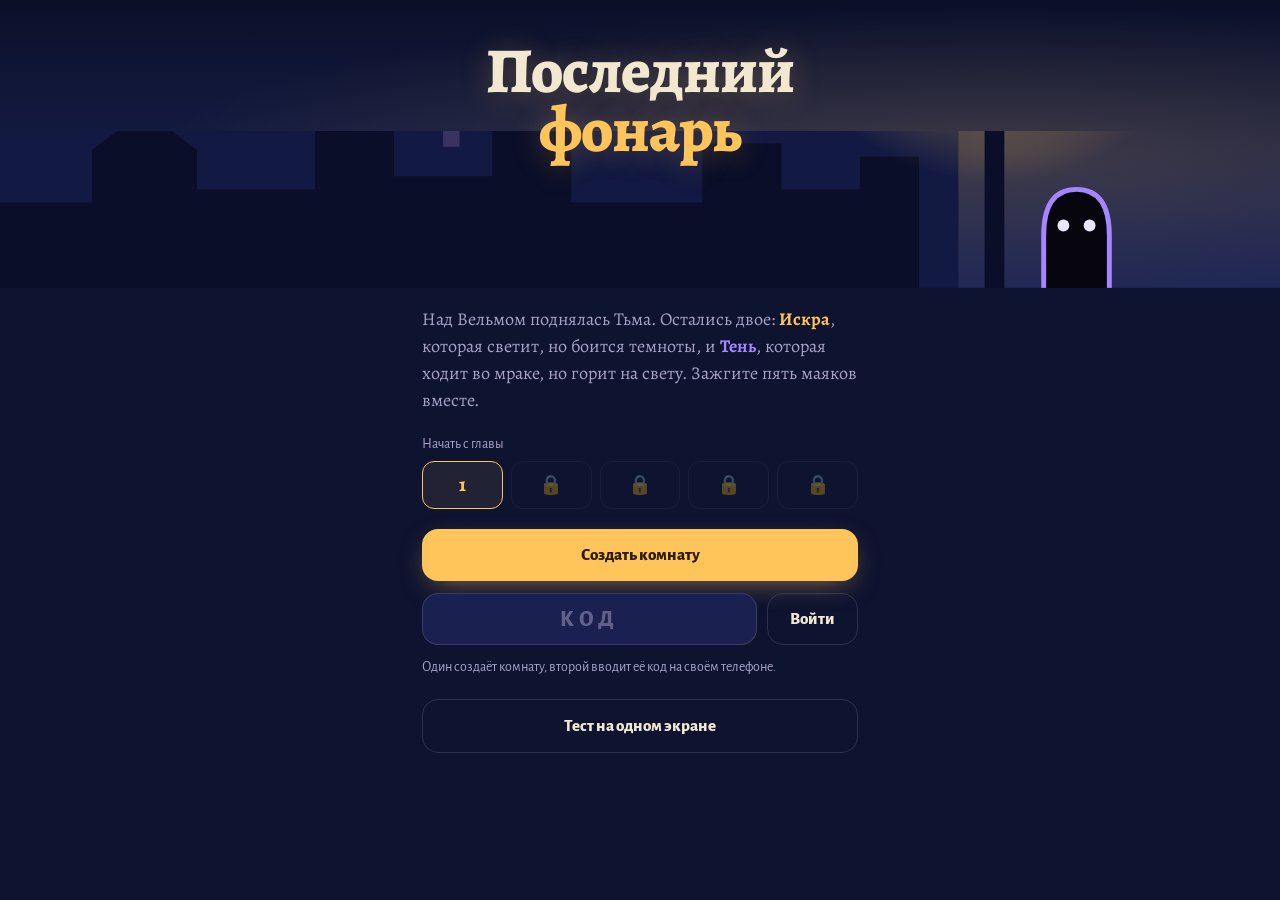
<file: lantern/public/index.html>
<!doctype html>
<html lang="ru">
<head>
<meta charset="utf-8">
<meta name="viewport" content="width=device-width, initial-scale=1, viewport-fit=cover, user-scalable=no">
<meta name="apple-mobile-web-app-capable" content="yes">
<meta name="mobile-web-app-capable" content="yes">
<meta name="apple-mobile-web-app-status-bar-style" content="black-translucent">
<meta name="apple-mobile-web-app-title" content="Фонарь">
<meta name="theme-color" content="#0E1330">
<link rel="manifest" href="/manifest.webmanifest">
<link rel="apple-touch-icon" href="/apple-touch-icon.png">
<title>Последний фонарь</title>
<link rel="preconnect" href="https://fonts.googleapis.com">
<link href="https://fonts.googleapis.com/css2?family=Alegreya:wght@500;700;800&family=Alegreya+Sans:wght@400;500;700;800&display=swap" rel="stylesheet">
<style>
:root{
  --night:#0E1330; --dusk:#1A2150; --stone:#262E58; --line:rgba(242,232,208,.14);
  --ink:#F2E8D0; --muted:#A8A2C6; --amber:#FFC45A; --violet:#A486FF; --teal:#5FD1C2; --rose:#F08BB0; --danger:#F0705A;
  box-sizing:border-box;
  padding-top:env(safe-area-inset-top,0px);
  padding-bottom:env(safe-area-inset-bottom,0px);
}
@media (prefers-color-scheme:dark){:root:not([data-theme="light"]){--night:#0E1330;--dusk:#1A2150}}
:root[data-theme="dark"]{--night:#0E1330;--dusk:#1A2150}
html{scroll-padding-top:env(safe-area-inset-top,0px);height:100%;background:var(--night)}
*,*::before,*::after{box-sizing:border-box}
body{height:100%;margin:0;background:var(--night);color:var(--ink);
  font-family:"Alegreya Sans",system-ui,-apple-system,"Segoe UI",sans-serif;
  overflow:hidden;-webkit-user-select:none;user-select:none;touch-action:manipulation;-webkit-tap-highlight-color:transparent}
#app{height:100%;position:relative}
.screen{height:100%;display:flex;flex-direction:column}
.screen[hidden]{display:none}
h1,h2,h3{font-family:"Alegreya",Georgia,serif;margin:0;font-weight:800}
button{font:inherit;color:inherit;cursor:pointer;border:0;background:none}
button:focus-visible,input:focus-visible{outline:2px solid var(--amber);outline-offset:2px}
button:disabled{opacity:.35;cursor:default}

/* ---------- menu ---------- */
#menu{overflow-y:auto;overflow-x:hidden}
.hero{position:relative;min-height:300px;flex:none;display:flex;align-items:flex-start;justify-content:center;
  background:radial-gradient(120% 90% at 78% 52%,rgba(255,196,90,.18),transparent 55%),linear-gradient(#0B1029,#18204D 70%,#1C2556)}
.hero h1{position:relative;z-index:2;margin-top:42px;font-size:clamp(46px,13vw,64px);line-height:.92;text-align:center;letter-spacing:-.015em;
  text-shadow:0 2px 30px rgba(255,196,90,.25)}
.hero h1 span{display:block;color:var(--amber)}
.city{position:absolute;left:0;right:0;bottom:-1px;width:100%;height:170px;display:block}
.flame{transform-origin:303px 64px}
@media (prefers-reduced-motion:no-preference){
  .flame{animation:flick 2.4s ease-in-out infinite}
  .halo{animation:breathe 3.4s ease-in-out infinite}
}
@keyframes flick{40%{transform:scale(.93)}70%{transform:scale(1.05)}}
@keyframes breathe{50%{opacity:.65}}
.menu-body{padding:6px 22px 28px;max-width:480px;width:100%;margin:0 auto;background:var(--night)}
.lede{font-family:"Alegreya",Georgia,serif;font-size:18px;line-height:1.5;color:var(--muted);margin:0 0 22px}
.lede b{color:var(--ink);font-weight:700}
.lede b.s{color:var(--amber)} .lede b.t{color:var(--violet)}
.chap-label{font-size:14px;color:var(--muted);margin:0 0 8px}
.chapters{display:flex;gap:8px;margin-bottom:20px}
.chapters button{flex:1;height:48px;border-radius:12px;border:1.5px solid var(--line);font:800 19px "Alegreya",Georgia,serif;color:var(--muted)}
.chapters button.on{border-color:var(--amber);color:var(--amber);background:rgba(255,196,90,.08)}
.btn{display:block;width:100%;padding:16px 18px;border-radius:16px;font-weight:800;font-size:17px;text-align:center}
.btn-main{background:var(--amber);color:#2A1C00;box-shadow:0 8px 28px -10px rgba(255,196,90,.6)}
.btn-ghost{border:1.5px solid var(--line);color:var(--ink)}
.join{display:flex;gap:10px;margin:12px 0}
.join input{flex:1;min-width:0;background:var(--dusk);border:1.5px solid var(--line);border-radius:16px;color:var(--ink);
  font:800 22px "Alegreya Sans",sans-serif;letter-spacing:.32em;text-align:center;padding:12px;text-transform:uppercase}
.join input::placeholder{color:rgba(168,162,198,.5);letter-spacing:.2em}
.join .btn{width:auto;padding:0 22px}
.note{font-size:14px;line-height:1.45;color:var(--muted);margin:4px 0 22px}

/* ---------- lobby ---------- */
#lobby{padding:30px 22px 24px;max-width:480px;margin:0 auto;width:100%;overflow-y:auto}
.lobby-top{text-align:center;color:var(--muted);font-size:15px}
.code{font:800 64px "Alegreya",Georgia,serif;letter-spacing:.16em;text-align:center;color:var(--amber);margin:2px 0 6px;padding-left:.16em}
.sub{text-align:center;color:var(--muted);font-size:15px;line-height:1.45;margin:0 auto 22px;max-width:32ch}
.roles{display:grid;grid-template-columns:1fr 1fr;gap:12px}
.role{position:relative;border:1.5px solid var(--line);border-radius:20px;padding:16px 14px 14px;text-align:left;background:var(--dusk);min-height:178px;display:flex;flex-direction:column;gap:6px;overflow:hidden}
.role canvas{width:44px;height:44px;margin-bottom:2px}
.role h3{font-size:25px}
.role p{margin:0;font-size:14px;line-height:1.38;color:var(--muted)}
.role .tag{margin-top:auto;font-size:13px;font-weight:800}
.role.spark h3,.role.spark .tag{color:var(--amber)} .role.shadow h3,.role.shadow .tag{color:var(--violet)}
.role.mine.spark{border-color:var(--amber);background:linear-gradient(160deg,rgba(255,196,90,.14),var(--dusk) 60%)}
.role.mine.shadow{border-color:var(--violet);background:linear-gradient(160deg,rgba(164,134,255,.16),var(--dusk) 60%)}
.status{margin:22px 0;text-align:center;font-size:17px;min-height:26px;font-family:"Alegreya",Georgia,serif}

/* ---------- game ---------- */
#game{background:#05060F}
#stage{flex:1;position:relative;min-height:0;overflow:hidden}
#cv{position:absolute;inset:0;width:100%;height:100%;display:block;touch-action:none}
#hud{position:absolute;left:0;right:0;top:0;z-index:3;padding:10px 14px 18px;
  background:linear-gradient(rgba(5,6,15,.85),rgba(5,6,15,0));display:grid;grid-template-columns:1fr auto;gap:8px 10px;align-items:center;pointer-events:none}
#hud>*{pointer-events:auto}
.ch small{display:block;font-size:12px;color:var(--muted);font-weight:700}
.ch b{display:block;font-family:"Alegreya",Georgia,serif;font-size:20px;line-height:1.05;font-weight:800}
.hud-r{display:flex;gap:8px;align-items:center}
.pill{display:flex;align-items:center;gap:6px;font-size:12px;font-weight:700;padding:6px 10px;border-radius:999px;background:rgba(255,255,255,.07);color:var(--muted);white-space:nowrap}
.pill i{width:7px;height:7px;border-radius:50%;background:var(--danger)}
.pill.on i{background:#7FD49A}
#menuBtn{width:38px;height:38px;border-radius:12px;background:rgba(255,255,255,.07);font-size:18px;line-height:1}
.meter{grid-column:1/-1;display:flex;align-items:center;gap:10px}
.meter span{font-size:12px;color:var(--muted);font-weight:700;min-width:76px}
.meter b{flex:1;display:block;height:6px;border-radius:3px;background:rgba(255,255,255,.08);overflow:hidden}
.meter b i{display:block;height:100%;width:100%;background:var(--amber);border-radius:3px;transition:width .15s linear}
#pips{display:flex;gap:5px}
#pips i{width:11px;height:11px;border-radius:50%;border:2px solid var(--danger)}
#pips i.on{background:var(--danger);box-shadow:0 0 8px var(--danger)}
#toast{position:absolute;left:14px;right:14px;top:96px;z-index:4;margin:0 auto;max-width:420px;padding:11px 15px;border-radius:14px;
  background:rgba(14,19,48,.94);border:1px solid var(--line);font-family:"Alegreya",Georgia,serif;font-size:16px;line-height:1.35;
  text-align:center;opacity:0;transform:translateY(-6px);transition:opacity .25s,transform .25s;pointer-events:none}
#toast.show{opacity:1;transform:none}
#pad{display:flex;justify-content:space-between;align-items:center;padding:12px 18px 16px;gap:14px;background:#090C1E;border-top:1px solid rgba(255,255,255,.05)}
.dpad{display:grid;grid-template-columns:repeat(3,56px);grid-template-rows:repeat(3,50px);gap:5px}
.dpad button{border-radius:16px;background:rgba(255,255,255,.06);border:1px solid rgba(255,255,255,.1);color:rgba(242,232,208,.8);font-size:18px;touch-action:none}
.dpad button.held{background:rgba(255,255,255,.16)}
.dpad .u{grid-area:1/2}.dpad .l{grid-area:2/1}.dpad .r{grid-area:2/3}.dpad .d{grid-area:3/2}
.acts{display:flex;flex-direction:column;gap:10px;align-items:center}
#bLight{width:92px;height:92px;border-radius:50%;background:radial-gradient(circle at 50% 40%,#FFE3A0,var(--amber) 60%,#E09A2C);color:#2A1C00;
  font-weight:800;font-size:16px;box-shadow:0 0 30px -4px rgba(255,196,90,.7)}
#bLight.dim{background:transparent;color:var(--amber);box-shadow:inset 0 0 0 2px var(--amber)}
#bLight[hidden]{display:none}
.small-acts{display:flex;gap:8px}
.small-acts button{padding:10px 14px;border-radius:999px;font-weight:800;font-size:14px;background:rgba(255,255,255,.07);border:1px solid rgba(255,255,255,.1)}
.small-acts button[hidden]{display:none}

/* ---------- overlay ---------- */
#ov{position:absolute;inset:0;background:rgba(4,5,14,.8);-webkit-backdrop-filter:blur(3px);backdrop-filter:blur(3px);display:flex;align-items:center;justify-content:center;padding:20px;z-index:10}
#ov[hidden]{display:none}
.card{background:var(--dusk);border:1px solid var(--line);border-radius:24px;padding:26px 22px 22px;max-width:420px;width:100%;max-height:100%;overflow-y:auto;box-shadow:0 30px 60px -20px #000}
.card .num{font-size:14px;color:var(--amber);font-weight:800;margin-bottom:6px}
.card h2{font-size:34px;line-height:1.02;margin-bottom:12px}
.card p{font-family:"Alegreya",Georgia,serif;font-size:17px;line-height:1.5;margin:0 0 12px}
.card .hint{font-family:"Alegreya Sans",sans-serif;font-size:15px;line-height:1.45;color:#D6D0EA;border-left:3px solid var(--amber);padding-left:12px}
.card .hint.sh{border-color:var(--violet)}
.card .btn{margin-top:14px}
.card .btn+.btn{margin-top:10px}
.keys{display:grid;grid-template-columns:repeat(3,1fr);gap:8px;margin-top:14px}
.keys button{padding:16px 0;border-radius:14px;background:var(--night);border:1.5px solid var(--line);font-size:22px;font-weight:800}
.kdisp{font:800 42px "Alegreya",Georgia,serif;letter-spacing:.3em;text-align:center;color:var(--amber);min-height:54px;padding-left:.3em}
.kdisp.bad{color:var(--danger)}
</style>
</head>
<body>
<div id="app">

<section id="menu" class="screen">
  <div class="hero">
    <h1>Последний<span>фонарь</span></h1>
    <svg class="city" viewBox="0 0 390 170" preserveAspectRatio="xMidYMax slice" aria-hidden="true">
      <defs>
        <radialGradient id="hg"><stop offset="0" stop-color="#FFC45A" stop-opacity=".75"/><stop offset="1" stop-color="#FFC45A" stop-opacity="0"/></radialGradient>
      </defs>
      <path fill="#121942" d="M0 120 L20 120 L20 96 L34 84 L48 96 L48 112 L70 112 L70 78 L80 78 L80 70 L92 70 L92 78 L102 78 L102 108 L126 108 L140 90 L154 108 L154 100 L178 100 L178 70 L190 58 L202 70 L202 104 L230 104 L230 88 L258 88 L258 112 L282 112 L282 98 L292 98 L292 170 L0 170Z"/>
      <path fill="#0A0E28" d="M0 140 L28 140 L28 124 L44 112 L60 124 L60 136 L96 136 L96 118 L120 118 L120 132 L150 132 L150 112 L162 102 L174 112 L174 140 L214 140 L214 122 L238 122 L238 136 L262 136 L262 126 L280 126 L280 170 L0 170Z"/>
      <rect x="135" y="116" width="5" height="7" fill="#3A3360"/><rect x="186" y="80" width="5" height="7" fill="#3A3360"/>
      <circle class="halo" cx="303" cy="64" r="70" fill="url(#hg)"/>
      <rect x="300" y="68" width="6" height="102" fill="#0A0E28"/>
      <path d="M292 58 L314 58 L310 72 L296 72Z" fill="#0A0E28"/>
      <circle class="flame" cx="303" cy="64" r="6" fill="#FFE9B8"/>
      <path d="M318 170 L318 150 Q318 136 328 136 Q338 136 338 150 L338 170Z" fill="#07060F" stroke="#A486FF" stroke-width="1.5"/>
      <circle cx="324" cy="147" r="1.8" fill="#ECE5FF"/><circle cx="332" cy="147" r="1.8" fill="#ECE5FF"/>
      <rect x="0" y="166" width="390" height="4" fill="#0E1330"/>
    </svg>
  </div>
  <div class="menu-body">
    <p class="lede">Над Вельмом поднялась Тьма. Остались двое: <b class="s">Искра</b>, которая светит, но боится темноты, и <b class="t">Тень</b>, которая ходит во мраке, но горит на свету. Зажгите пять маяков вместе.</p>
    <p class="chap-label">Начать с главы</p>
    <div class="chapters" id="chapters" role="group" aria-label="Глава"></div>
    <button class="btn btn-main" id="bCreate">Создать комнату</button>
    <div class="join">
      <input id="codeIn" maxlength="4" placeholder="КОД" autocomplete="off" autocapitalize="characters" spellcheck="false" aria-label="Код комнаты">
      <button class="btn btn-ghost" id="bJoin">Войти</button>
    </div>
    <p class="note" id="netNote">Подключение…</p>
    <button class="btn btn-ghost" id="bSolo">Тест на одном экране</button>
  </div>
</section>

<section id="lobby" class="screen" hidden>
  <div class="lobby-top">Комната</div>
  <div class="code" id="lCode">····</div>
  <p class="sub">Назовите код напарнику: он открывает игру у себя и вводит его.</p>
  <div class="roles">
    <button class="role spark" data-role="spark"><canvas width="88" height="88" data-portrait="spark"></canvas><h3>Искра</h3><p>Освещает ловушки и зажигает чаши. Яркий свет тратит силы и обжигает Тень.</p><span class="tag"></span></button>
    <button class="role shadow" data-role="shadow"><canvas width="88" height="88" data-portrait="shadow"></canvas><h3>Тень</h3><p>Проходит сквозь тёмные стены и воду. Читает руны в темноте.</p><span class="tag"></span></button>
  </div>
  <div class="status" id="lStatus"></div>
  <button class="btn btn-ghost" id="bLeave">Выйти из комнаты</button>
</section>

<section id="game" class="screen" hidden>
  <div id="stage">
    <canvas id="cv"></canvas>
    <header id="hud">
      <div class="ch"><small id="chapN"></small><b id="chapT"></b></div>
      <div class="hud-r"><span class="pill" id="partner"><i></i><em></em></span><button id="menuBtn" aria-label="Пауза">❚❚</button></div>
      <div class="meter"><span id="mLabel"></span><b><i id="mFill"></i></b><div id="pips"></div></div>
    </header>
    <div id="toast" role="status"></div>
  </div>
  <footer id="pad">
    <div class="dpad">
      <button class="u" data-d="0,-1" aria-label="Вверх">▲</button>
      <button class="l" data-d="-1,0" aria-label="Влево">◀</button>
      <button class="r" data-d="1,0" aria-label="Вправо">▶</button>
      <button class="d" data-d="0,1" aria-label="Вниз">▼</button>
    </div>
    <div class="acts">
      <button id="bLight">Ярче</button>
      <div class="small-acts"><button id="bPing">Позвать</button><button id="bSwap" hidden>⇄</button></div>
    </div>
  </footer>
</section>

<div id="ov" hidden><div class="card" id="ovCard"></div></div>
</div>

<script>
'use strict';
/* =========================================================
   Легенда карт:
   # стена   . пол   S/T старт Искры/Тени   D тёмная стена (только Тень)
   ~ вода (только Тень)   a b c круглые плиты → A B C двери (latch, нужны все плиты буквы разом)
   h квадратная плита → G решётка (открыта, пока на h кто-то стоит)
   x ловушка (видна только в свете)   o чаша (зажечь ярким светом рядом = чекпоинт)
   p пульс (бьёт через такт)   r руна (видит только Тень в темноте)   K замок → Z дверь
   E маяк (выход: обоим встать)   H Сердце (алтарь под ним)
   ========================================================= */
const LEVELS=[
{name:'Площадь',
 intro:'Фонари погасли. Искра заперта у старого фонтана, а Тень — в подвале под площадью.',
 hint:{spark:'Тень откроет тебе дверь. В зале включи яркий свет: ловушки видны только в нём. Встань у чаши ярким — она загорится, и здесь вы будете возрождаться.',
       shadow:'Встань на плиту и проходи сквозь фиолетовую стену. В дальнем зале плита того же цвета откроет Искре дверь. Не стой вплотную к яркой Искре, а рядом с тусклой — она восстанавливает силы.'},
 doors:{A:'door',B:'door'},
 map:[
'#################',
'#S..#.....#.....#',
'#...A..x..#..x..#',
'#o..#.....Db....#',
'##D##..x..#..x.E#',
'#...#.....#.x..E#',
'#.a.#..o..B..x..#',
'#T..#.....#.....#',
'#################']},
{name:'Часовая башня',
 intro:'Механизм башни заржавел. Решётку держит квадратная плита, а главную дверь — две круглые, нажатые разом.',
 hint:{spark:'Тень встанет на квадратную плиту — решётка поднимется, проходи. Потом встань на круглую плиту, а Тень на свою, одновременно.',
       shadow:'Квадратная плита держит решётку, пока ты на ней. Пропусти Искру. Потом нажмите круглые плиты вместе. Внизу ловушки — попроси свет.'},
 doors:{A:'door'},
 map:[
'###############',
'#S..#..a.#....#',
'#...G....D.T..#',
'#.o.#.h..#..a.#',
'#...#....A....#',
'###########.###',
'#.x...x.....x.#',
'#...x...o.x...#',
'#EE.x...x.....#',
'###############']},
{name:'Затопленный рынок',
 intro:'Рынок ушёл под воду. Искра гаснет в воде, а Тени вода не мешает.',
 hint:{spark:'Жди, пока Тень поднимет мост. На том берегу встань на квадратную плиту: решётка внизу пропустит Тень. Дальше она откроет тебе дверь.',
       shadow:'Перейди воду и встань на круглую плиту — поднимется мост. Попроси Искру открыть решётку. Внизу найди плиту, которая откроет Искре дверь.'},
 doors:{A:'bridge',B:'door'},
 map:[
'###############',
'#S...~~~~~....#',
'#T...~~~~~..a.#',
'#.o..AAAAA....#',
'#....~~~~~....#',
'#....~~~~~.h..#',
'##B#######G####',
'#..x....#.....#',
'#EE.....D..x..#',
'#..x.o..#.x.b.#',
'###############']},
{name:'Библиотека',
 intro:'Путь вниз закрыт кодовым замком. Цифры начертаны рунами, а руны видны только в темноте — и только Тени.',
 hint:{spark:'Встань на замок под комнатой и введи 4 цифры от Тени. Руна есть и в твоей комнате: отойди или пригаси свет. Квадратная плита откроет Тени решётку к последней руне.',
       shadow:'Найди 4 руны, маленькая цифра — место в коде. Одна руна у Искры, одна за решёткой. Красные знаки внизу бьют через такт: проходи, когда погасли.'},
 doors:{Z:'door'}, code:'4719',
 map:[
'###############',
'#S....#...r...#',
'#.r...D.......#',
'#...o.#.....r.#',
'#....h#.....T.#',
'###K########G##',
'#..Z......#.r.#',
'#.x....x..#...#',
'#...o.....##D##',
'#..p..x..p....#',
'#EE.x....p....#',
'###############']},
{name:'Сердце Тьмы',
 intro:'В центре города бьётся Сердце Тьмы. Свет и тень должны бить по нему по очереди с одного алтаря.',
 hint:{spark:'Твой удар первый: встань на алтарь под Сердцем и вспыхни ярко. Потом уйди и пригаси свет. Красные знаки бьют через такт и всё быстрее.',
       shadow:'Твой удар второй: встань на алтарь, когда свет Искры тусклый. Потом снова её очередь.'},
 doors:{}, boss:true,
 map:[
'###############',
'#S..x.....x..T#',
'#.o.........o.#',
'#....p###p....#',
'#.x..p#H#p..x.#',
'#....pp.pp....#',
'#.....ppp.....#',
'#..x.......x..#',
'#......o......#',
'###############']}
];
const BOSS_LINES=['Фонарщик: «Зачем вам свет? Он только показывает, что потеряно».',
  'Фонарщик: «Я погасил их в ночь, когда погас мой дом…»',
  'Фонарщик: «Вы держитесь вместе. Мы с ней тоже держались».'];
const BOND_LIMIT=90;
const GROUP_COL={a:'#FFC45A',b:'#5FD1C2',c:'#F08BB0'};

/* ---------- state ---------- */
const $=s=>document.querySelector(s);
const OTHER={spark:'shadow',shadow:'spark'}, NAMES={spark:'Искра',shadow:'Тень'};
const S={screen:'menu',solo:false,role:null,code:'',lvl:0,overlay:null,start:0};
let L=null, P={spark:null,shadow:null}, opened=new Set(), fires=[];
let hits=0, sep=0, peerSep=0, myChoice=null, exitT=0, seen=null;
let peer=null, lastPg=0, pingAt=0, pingFx=null, netUp=false;
const reduced=matchMedia('(prefers-reduced-motion: reduce)').matches;
const store={get(k,d){try{const v=localStorage.getItem('lantern.'+k);return v==null?d:JSON.parse(v);}catch(e){return d;}},
             set(k,v){try{localStorage.setItem('lantern.'+k,JSON.stringify(v));}catch(e){}}};
let unlocked=Math.min(LEVELS.length-1,Math.max(0,+store.get('unlocked',0)||0));
const buzz=ms=>{try{navigator.vibrate&&navigator.vibrate(ms);}catch(e){}};
/* ---------- sound (WebAudio, без файлов) ---------- */
let soundOn=store.get('sound',true)!==false, AC=null, master=null;
function audioInit(){
  if(!AC){const C=window.AudioContext||window.webkitAudioContext;if(!C)return;
    try{AC=new C();master=AC.createGain();master.gain.value=.55;master.connect(AC.destination);}catch(e){AC=null;return;}}
  if(AC.state==='suspended')AC.resume().catch(()=>{});
}
['pointerdown','touchend','keydown'].forEach(ev=>addEventListener(ev,audioInit,{passive:true}));
function tone(f,dur,o={}){
  if(!soundOn||!AC||AC.state!=='running')return;
  const t=AC.currentTime+(o.at||0),g=AC.createGain(),v=o.vol??.2;
  const osc=AC.createOscillator();osc.type=o.type||'sine';osc.frequency.setValueAtTime(f,t);
  if(o.to)osc.frequency.exponentialRampToValueAtTime(o.to,t+dur);
  g.gain.setValueAtTime(0.0001,t);g.gain.exponentialRampToValueAtTime(v,t+(o.att||.01));
  g.gain.exponentialRampToValueAtTime(0.0001,t+dur);
  osc.connect(g);g.connect(master);osc.start(t);osc.stop(t+dur+.05);
}
function noise(dur,o={}){
  if(!soundOn||!AC||AC.state!=='running')return;
  const t=AC.currentTime+(o.at||0),n=Math.floor(AC.sampleRate*dur),b=AC.createBuffer(1,n,AC.sampleRate),d=b.getChannelData(0);
  for(let i=0;i<n;i++)d[i]=Math.random()*2-1;
  const src=AC.createBufferSource(),f=AC.createBiquadFilter(),g=AC.createGain();
  src.buffer=b;f.type=o.ft||'lowpass';f.frequency.setValueAtTime(o.f||900,t);if(o.fto)f.frequency.exponentialRampToValueAtTime(o.fto,t+dur);
  g.gain.setValueAtTime(o.vol??.15,t);g.gain.exponentialRampToValueAtTime(0.0001,t+dur);
  src.connect(f);f.connect(g);g.connect(master);src.start(t);src.stop(t+dur+.05);
}
const SFX={
  step(){tone(S.role==='shadow'?150:240,.07,{type:'triangle',vol:.05});},
  bump(){tone(90,.12,{type:'square',vol:.06,to:60});},
  die(){tone(440,.6,{type:'sawtooth',vol:.08,to:70});noise(.5,{f:600,fto:120,vol:.12});},
  lightOn(){tone(440,.25,{type:'triangle',vol:.12,to:880});},
  lightOff(){tone(660,.25,{type:'triangle',vol:.1,to:330});},
  weak(){tone(120,.2,{type:'square',vol:.06});},
  fire(){noise(.6,{ft:'bandpass',f:500,fto:2200,vol:.18});tone(523,.5,{vol:.1,at:.1});tone(784,.6,{vol:.08,at:.18});},
  door(){noise(.7,{f:300,fto:90,vol:.2});tone(110,.6,{type:'triangle',vol:.1,to:82});tone(659,.4,{vol:.07,at:.3});},
  hit(){tone(70,.9,{type:'sine',vol:.35,to:40});noise(.4,{f:1500,fto:200,vol:.15});},
  win(){[523,659,784,1047].forEach((f,i)=>tone(f,.5,{type:'triangle',vol:.13,at:i*.12}));},
  ok(){tone(880,.1,{type:'square',vol:.06});tone(1320,.15,{type:'square',vol:.06,at:.09});},
  bad(){tone(200,.25,{type:'sawtooth',vol:.08,to:140});},
  key(){tone(1200,.04,{type:'square',vol:.04});},
  ping(){tone(988,.7,{vol:.14});tone(1480,.5,{vol:.06,at:.02});},
  end(){[262,330,392,523].forEach(f=>tone(f,2.2,{type:'triangle',vol:.08,att:.3}));},
};
const sfx=k=>{try{SFX[k]();}catch(e){}};

/* ---------- level ---------- */
function loadLevel(i){
  S.lvl=i; const d=LEVELS[i]; const g=d.map.map(r=>r.split(''));
  const h=g.length,w=g[0].length, plates={}, st={}, runes=[], holds=[], braz=[], specials=[]; let altar=null;
  for(let y=0;y<h;y++)for(let x=0;x<w;x++){const c=g[y][x];
    if(c==='S'||c==='T'){st[c]={x,y};g[y][x]='.';continue;}
    if(/[abc]/.test(c))(plates[c]=plates[c]||[]).push([x,y]);
    else if(c==='h')holds.push([x,y]);
    else if(c==='r')runes.push([x,y]);
    else if(c==='o')braz.push([x,y]);
    else if(c==='H')altar={x,y:y+1};
    if(!'#.D'.includes(c))specials.push([x,y]);}
  L={w,h,g,plates,st,runes,holds,braz,specials,altar,doors:d.doors||{},d};
  P.spark={x:st.S.x,y:st.S.y,rx:st.S.x,ry:st.S.y,br:false,en:100,inv:0};
  P.shadow={x:st.T.x,y:st.T.y,rx:st.T.x,ry:st.T.y,heat:0,inv:0};
  opened=new Set(); fires=[]; hits=0; exitT=0; seen=new Uint8Array(w*h);
  camX=null; staticKey=''; parts.length=0;
  showIntro(); updateHud(); sync();
}
const T=(x,y)=>(!L||x<0||y<0||x>=L.w||y>=L.h)?'#':L.g[y][x];
const isDoor=c=>c==='A'||c==='B'||c==='C'||c==='Z';
const at=(p,x,y)=>p&&p.x===x&&p.y===y;
const cheb=(a,b)=>Math.max(Math.abs(a.x-b.x),Math.abs(a.y-b.y));
const peerHere=()=>!!(peer&&peer.l===S.lvl&&peer.r===OTHER[S.role]&&(peer.st==='play'||peer.st==='end'));
const together=()=>S.solo||peerHere();
const local=r=>S.solo||S.role===r;
function occupied(x,y){return at(P[S.role],x,y)||(together()&&at(P[OTHER[S.role]],x,y));}
function gateOpen(){return L.holds.some(([x,y])=>occupied(x,y));}
function pulsePeriod(){return L.d.boss?Math.max(600,1100-hits*160):1100;}
function pulseOn(x,y){return (Math.floor(Date.now()/pulsePeriod())+x+y)%2===0;}
function passable(role,x,y){
  const c=T(x,y);
  if(c==='#'||c==='H'||c==='o')return false;
  if(c==='D'||c==='~')return role==='shadow';
  if(c==='G')return gateOpen();
  if(isDoor(c)){if(opened.has(c))return true;return L.doors[c]==='bridge'?role==='shadow':false;}
  return true;
}
function spawnPoint(role){
  if(fires.length){const [bx,by]=L.braz[fires[fires.length-1]];
    for(const [dx,dy] of [[0,1],[1,0],[-1,0],[0,-1],[1,1],[-1,1],[1,-1],[-1,-1]]){
      const x=bx+dx,y=by+dy,c=T(x,y); if(passable(role,x,y)&&c!=='x'&&c!=='p'&&c!=='G')return {x,y};}}
  return role==='spark'?L.st.S:L.st.T;
}

/* ---------- actions ---------- */
function move(dx,dy){
  if(S.screen!=='play'||S.overlay)return;
  const role=S.role,p=P[role],nx=p.x+dx,ny=p.y+dy;
  if(!passable(role,nx,ny)){if(!p.bump)sfx('bump');p.bump={dx,dy,t:performance.now()};return;}
  p.x=nx;p.y=ny;sfx('step');
  const c=T(nx,ny);
  if(c==='x')die(role,`Ловушка Тьмы. ${NAMES[role]} возвращается к чаше.`);
  else if(role==='spark'&&c==='K'&&!opened.has('Z'))openKeypad();
  sync();
}
function die(role,msg){
  const p=P[role],sp=spawnPoint(role);
  p.x=sp.x;p.y=sp.y;p.inv=.8;
  if(role==='spark'){p.br=false;p.en=Math.max(p.en,70);}else p.heat=0;
  toast(msg); buzz(80); sfx('die'); sync(); updateHud();
}
function toggleLight(){
  if(S.screen!=='play'||S.overlay||S.role!=='spark')return;
  const s=P.spark;
  if(!s.br&&s.en<8){sfx('weak');toast('Сил не хватает. Постой рядом с Тенью, чтобы восстановиться.');return;}
  s.br=!s.br; sfx(s.br?'lightOn':'lightOff'); updateHud(); sync();
}
function ping(){if(S.screen!=='play'||S.overlay)return;sfx('ping');pingAt=Date.now();pingFx={who:S.role,t:performance.now()};sync();}
function swap(){if(!S.solo)return;S.role=OTHER[S.role];camX=null;updateHud();toast(`Теперь вы — ${NAMES[S.role]}`);}

/* ---------- loop ---------- */
let last=performance.now(), lastEnSent=-1;
function frame(now){
  const dt=Math.min(.1,(now-last)/1000); last=now;
  if(S.screen==='play'||S.screen==='end'){if(L){update(dt);draw(now,dt);}}
  flushSync(now);
  requestAnimationFrame(frame);
}
function update(dt){
  for(const r of ['spark','shadow']){const p=P[r];
    if(Math.abs(p.x-p.rx)+Math.abs(p.y-p.ry)>3){p.rx=p.x;p.ry=p.y;}
    const k=Math.min(1,dt*16);p.rx+=(p.x-p.rx)*k;p.ry+=(p.y-p.ry)*k;}
  if(S.overlay==='intro'||S.screen!=='play')return;
  const sp=P.spark,sh=P.shadow,tog=together(),d=cheb(sp,sh);
  if(local('spark')){
    sp.inv=Math.max(0,sp.inv-dt);
    if(sp.br){sp.en-=7*dt;if(sp.en<=0){sp.en=0;sp.br=false;sfx('lightOff');toast('Искра выдохлась, свет ослаб.');sync();}}
    else if(tog&&d<=2)sp.en=Math.min(100,sp.en+18*dt);
    else{sp.en-=1.2*dt;if(sp.en<=0){sp.en=100;die('spark','Искра погасла в одиночестве.');}}
    const b=Math.round(sp.en/5);if(b!==lastEnSent){lastEnSent=b;sync();}
    if(sp.br)L.braz.forEach(([bx,by],i)=>{if(!fires.includes(i)&&Math.max(Math.abs(bx-sp.x),Math.abs(by-sp.y))<=1){
      fires.push(i);sfx('fire');toast('Чаша зажжена. Здесь вы будете возрождаться.');buzz(30);sync();}});
    if(T(sp.x,sp.y)==='p'&&pulseOn(sp.x,sp.y)&&sp.inv<=0)die('spark','Пульс Тьмы задел Искру.');
  }
  if(local('shadow')){
    sh.inv=Math.max(0,sh.inv-dt);
    if(tog&&sp.br&&d<=1){sh.heat+=dt;if(sh.heat>=1.2)die('shadow','Тень обожглась о яркий свет.');}
    else sh.heat=Math.max(0,sh.heat-dt*.8);
    if(T(sh.x,sh.y)==='p'&&pulseOn(sh.x,sh.y)&&sh.inv<=0)die('shadow','Пульс Тьмы задел Тень.');
  }
  if(tog&&d>7)sep+=dt;
  for(const k in L.plates){const U=k.toUpperCase();if(opened.has(U))continue;
    if(L.plates[k].every(([x,y])=>at(sp,x,y)||at(sh,x,y))){
      opened.add(U);buzz(30);sfx('door');toast(L.doors[U]==='bridge'?'Из воды поднялся мост.':'Где-то со скрипом открылась дверь.');sync();}}
  if(L.d.boss&&hits<4&&L.altar){
    const a=L.altar,needSpark=hits%2===0;
    const ok=needSpark?(at(sp,a.x,a.y)&&sp.br&&local('spark')):(at(sh,a.x,a.y)&&!sp.br&&local('shadow'));
    if(ok){hits++;buzz(60);sfx('hit');sync();updateHud();if(hits>=4)endGame();else toast(BOSS_LINES[hits-1]);}
  }
  if(tog&&T(sp.x,sp.y)==='E'&&T(sh.x,sh.y)==='E'){exitT+=dt;
    if(exitT>1){exitT=0;completeLevel();}}
  else exitT=0;
  updateHud();
}
function completeLevel(){
  if(S.lvl+1>=LEVELS.length)return;
  unlocked=Math.max(unlocked,S.lvl+1);store.set('unlocked',unlocked);
  toast(`Маяк «${L.d.name}» горит!`);buzz([40,60,40]);sfx('win');loadLevel(S.lvl+1);
}

/* ---------- render ---------- */
const cv=$('#cv'),ctx=cv.getContext('2d');
const dk=document.createElement('canvas'),dc=dk.getContext('2d');
let W=0,H=0,TS=40,dpr=1,camX=null,camY=null,stat=null,staticKey='';
const parts=[];
function resize(){
  const r=$('#stage').getBoundingClientRect(); dpr=Math.min(2.5,window.devicePixelRatio||1);
  W=r.width;H=r.height; cv.width=dk.width=Math.round(W*dpr); cv.height=dk.height=Math.round(H*dpr);
  TS=Math.max(30,Math.floor(Math.min(W,H)/9.5)); staticKey='';
}
addEventListener('resize',resize);
function rnd(x,y,k){let n=(x*374761393+y*668265263+k*974634581)|0;n=Math.imul(n^(n>>>13),1274126177);return ((n^(n>>>16))>>>0)/4294967295;}
function rr(g,x,y,w,h,r){g.beginPath();if(g.roundRect)g.roundRect(x,y,w,h,r);else g.rect(x,y,w,h);}
function buildStatic(){
  stat=document.createElement('canvas');stat.width=Math.ceil(L.w*TS*dpr);stat.height=Math.ceil(L.h*TS*dpr);
  const g=stat.getContext('2d');g.scale(dpr,dpr);
  for(let y=0;y<L.h;y++)for(let x=0;x<L.w;x++){
    const c=L.g[y][x],px=x*TS,py=y*TS;
    if(c==='#'){
      g.fillStyle='#232B55';g.fillRect(px,py,TS,TS);
      if(T(x,y-1)!=='#'){g.fillStyle='#303A70';g.fillRect(px,py,TS,2);}
      if(T(x,y+1)!=='#'){const fh=TS*.4,fy=py+TS-fh;
        g.fillStyle='#141A38';g.fillRect(px,fy,TS,fh);
        g.fillStyle='#3A4580';g.fillRect(px,fy-2,TS,2);
        g.strokeStyle='#0C1029';g.lineWidth=1;g.beginPath();
        g.moveTo(px,fy+fh/2);g.lineTo(px+TS,fy+fh/2);
        const o=(x%2)*TS*.25;g.moveTo(px+TS*.5+o,fy);g.lineTo(px+TS*.5+o,fy+fh/2);g.moveTo(px+TS*.25-o+TS*.0,fy+fh/2);g.lineTo(px+TS*.25-o,fy+fh);g.moveTo(px+TS*.75-o,fy+fh/2);g.lineTo(px+TS*.75-o,fy+fh);g.stroke();}
      continue;}
    if(c==='~'||(isDoor(c)&&L.doors[c]==='bridge')){
      g.fillStyle='#132C4D';g.fillRect(px,py,TS,TS);
      for(let k=0;k<3;k++){g.fillStyle='rgba(120,180,255,.10)';g.fillRect(px+rnd(x,y,k)*TS*.8,py+rnd(x,y,k+5)*TS*.9,TS*.18,1.5);}
      if(T(x,y-1)!=='~'&&!isDoor(T(x,y-1))){g.fillStyle='rgba(0,0,0,.35)';g.fillRect(px,py,TS,TS*.12);}
      continue;}
    // cobblestones
    g.fillStyle='#1A2043';g.fillRect(px,py,TS,TS);
    const s=TS/2;
    for(let i=0;i<2;i++)for(let j=0;j<2;j++){
      const l=17+rnd(x*2+i,y*2+j,1)*6;g.fillStyle=`hsl(${228+rnd(x,y,i+j)*8},28%,${l}%)`;
      rr(g,px+i*s+1.5+rnd(x,y,i)*1.5,py+j*s+1.5,s-3,s-3,s*.32);g.fill();}
    if(T(x,y-1)==='#'){g.fillStyle='rgba(0,0,0,.28)';g.fillRect(px,py,TS,TS*.22);}
    if(c==='D'){
      g.fillStyle='rgba(118,88,236,.42)';g.fillRect(px,py,TS,TS);
      g.fillStyle='rgba(200,180,255,.22)';for(let k=0;k<4;k++)g.fillRect(px+TS*(.12+k*.22),py,TS*.06,TS);
      if(T(x,y+1)!=='D'){g.fillStyle='rgba(40,20,110,.55)';g.fillRect(px,py+TS*.78,TS,TS*.22);}
      g.fillStyle='rgba(210,195,255,.5)';g.fillRect(px,py,TS,2);}
  }
}
function litByBrazier(x,y){for(const i of fires){const [bx,by]=L.braz[i];if((x-bx)**2+(y-by)**2<=4.2)return true;}return false;}
function litR(){return P.spark.br?3.3:1.6;}
function sparkVisible(){return S.role==='spark'||together();}
function isLit(x,y){if(litByBrazier(x,y))return true;if(!sparkVisible())return false;const s=P.spark,dx=x-s.x,dy=y-s.y;return dx*dx+dy*dy<=litR()**2;}
function nightSee(x,y){if(S.role!=='shadow')return false;const s=P.shadow,dx=x-s.x,dy=y-s.y;return dx*dx+dy*dy<=3.3*3.3;}

function draw(now,dt){
  if(!W)resize();
  const key=S.lvl+':'+TS+':'+dpr;if(staticKey!==key){buildStatic();staticKey=key;}
  const me=P[S.role],vw=W/TS,vh=H/TS,topPad=86/TS,botPad=0;
  const avH=vh-topPad;
  let tx=L.w<=vw?(L.w-vw)/2:Math.min(Math.max(me.rx+.5-vw/2,0),L.w-vw);
  let ty=L.h<=avH?(L.h-avH)/2-topPad:Math.min(Math.max(me.ry+.5-topPad-avH/2,-topPad),L.h-vh);
  if(camX===null){camX=tx;camY=ty;}const ck=Math.min(1,dt*8);camX+=(tx-camX)*ck;camY+=(ty-camY)*ck;
  const ox=-camX*TS,oy=-camY*TS;
  ctx.setTransform(dpr,0,0,dpr,0,0);ctx.fillStyle='#05060F';ctx.fillRect(0,0,W,H);
  ctx.drawImage(stat,ox,oy,L.w*TS,L.h*TS);
  ctx.save();ctx.translate(ox,oy);
  const x0=Math.max(0,Math.floor(camX)),y0=Math.max(0,Math.floor(camY));
  const x1=Math.min(L.w-1,Math.ceil(camX+vw)),y1=Math.min(L.h-1,Math.ceil(camY+vh));
  const visMap={};
  for(let y=y0;y<=y1;y++)for(let x=x0;x<=x1;x++){const lit=isLit(x,y),v=lit||nightSee(x,y);visMap[y*L.w+x]=(lit?2:0)|(v?1:0);if(v)seen[y*L.w+x]=1;}
  const vis=(x,y)=>visMap[y*L.w+x]||0;
  for(const [x,y] of L.specials){if(x<x0||x>x1||y<y0||y>y1||!seen[y*L.w+x])continue;drawSpecial(x,y,vis(x,y),now);}
  ctx.restore();

  // darkness
  dc.setTransform(dpr,0,0,dpr,0,0);dc.globalCompositeOperation='source-over';dc.clearRect(0,0,W,H);
  dc.fillStyle='rgb(4,5,14)';dc.fillRect(0,0,W,H);
  dc.globalCompositeOperation='destination-out';dc.fillStyle='rgba(0,0,0,.26)';
  for(let y=y0;y<=y1;y++)for(let x=x0;x<=x1;x++)if(seen[y*L.w+x])dc.fillRect(ox+x*TS,oy+y*TS,TS+.5,TS+.5);
  const cut=(wx,wy,R,s)=>{const cx=ox+wx*TS,cy=oy+wy*TS,r=R*TS,gr=dc.createRadialGradient(cx,cy,0,cx,cy,r);
    gr.addColorStop(0,`rgba(0,0,0,${s})`);gr.addColorStop(.55,`rgba(0,0,0,${s*.85})`);gr.addColorStop(1,'rgba(0,0,0,0)');dc.fillStyle=gr;dc.fillRect(cx-r,cy-r,r*2,r*2);};
  const fl=reduced?1:1+Math.sin(now/90)*.03+Math.sin(now/41)*.02;
  const sp=P.spark,sh=P.shadow;
  if(sparkVisible())cut(sp.rx+.5,sp.ry+.5,(sp.br?3.8:2.1)*fl,1);
  for(const i of fires){const [bx,by]=L.braz[i];cut(bx+.5,by+.5,2.6*fl,1);}
  if(S.role==='shadow')cut(sh.rx+.5,sh.ry+.5,3.9,.82);
  dc.globalCompositeOperation='source-over';
  ctx.drawImage(dk,0,0,W,H);

  // light tint
  ctx.globalCompositeOperation='lighter';
  const tint=(wx,wy,R,col)=>{const cx=ox+wx*TS,cy=oy+wy*TS,r=R*TS,gr=ctx.createRadialGradient(cx,cy,0,cx,cy,r);
    gr.addColorStop(0,col);gr.addColorStop(1,'rgba(0,0,0,0)');ctx.fillStyle=gr;ctx.fillRect(cx-r,cy-r,r*2,r*2);};
  const warm=S.role==='shadow'?'rgba(255,170,70,.22)':'rgba(255,170,70,.13)';
  if(sparkVisible())tint(sp.rx+.5,sp.ry+.5,(sp.br?3.6:1.8)*fl,warm);
  for(const i of fires){const [bx,by]=L.braz[i];tint(bx+.5,by+.4,2.4*fl,warm);}
  if(S.role==='shadow')tint(sh.rx+.5,sh.ry+.5,3.6,'rgba(90,60,210,.14)');
  ctx.globalCompositeOperation='source-over';

  ctx.save();ctx.translate(ox,oy);
  // post-dark specials: flames, pulses
  for(const i of fires){const [bx,by]=L.braz[i];drawFlame((bx+.5)*TS,(by+.32)*TS,now,i);}
  if(L.specials.length)for(const [x,y] of L.specials){if(T(x,y)==='p'&&vis(x,y)&&pulseOn(x,y)){const cx=(x+.5)*TS,cy=(y+.5)*TS;
    ctx.globalCompositeOperation='lighter';const gr=ctx.createRadialGradient(cx,cy,0,cx,cy,TS*.6);gr.addColorStop(0,'rgba(240,80,70,.55)');gr.addColorStop(1,'rgba(240,80,70,0)');ctx.fillStyle=gr;ctx.fillRect(cx-TS*.6,cy-TS*.6,TS*1.2,TS*1.2);ctx.globalCompositeOperation='source-over';}}
  // particles
  if(!reduced)stepParticles(dt,now);
  const other=OTHER[S.role];
  if(together()){const o=P[other];drawChar(other,o,vis(o.x,o.y)?1:.55,now);}
  drawChar(S.role,me,1,now);
  if(pingFx){const k=(now-pingFx.t)/1400;if(k>1)pingFx=null;else{const p=P[pingFx.who];
    ctx.strokeStyle=pingFx.who==='spark'?`rgba(255,196,90,${1-k})`:`rgba(164,134,255,${1-k})`;ctx.lineWidth=3;
    for(const off of [0,.25]){const kk=Math.max(0,k-off);ctx.beginPath();ctx.arc((p.rx+.5)*TS,(p.ry+.5)*TS,TS*(.4+kk*2.4),0,7);ctx.stroke();}}}
  ctx.restore();
  // vignette
  const vg=ctx.createRadialGradient(W/2,H/2,Math.min(W,H)*.35,W/2,H/2,Math.max(W,H)*.75);
  vg.addColorStop(0,'rgba(0,0,0,0)');vg.addColorStop(1,'rgba(0,0,0,.55)');ctx.fillStyle=vg;ctx.fillRect(0,0,W,H);
}
function drawSpecial(x,y,v,now){
  const c=L.g[y][x],px=x*TS,py=y*TS,cx=px+TS/2,cy=py+TS/2,lit=v&2,visible=v&1;
  if(c==='~'){if(visible&&!reduced){ctx.strokeStyle='rgba(140,190,255,.25)';ctx.lineWidth=1.5;const o=Math.sin(now/700+x*1.3+y)*TS*.08;
    ctx.beginPath();ctx.moveTo(px+TS*.15,cy+o);ctx.quadraticCurveTo(cx,cy-TS*.12+o,px+TS*.85,cy+o);ctx.stroke();}return;}
  if(isDoor(c)){
    const grp=c==='Z'?null:c.toLowerCase(),col=grp?GROUP_COL[grp]:'#C9953E',open=opened.has(c);
    if(L.doors[c]==='bridge'){
      if(open){ctx.fillStyle='#6E4F2B';ctx.fillRect(px,py+TS*.08,TS,TS*.84);ctx.fillStyle='#8A6638';
        for(let k=0;k<4;k++)ctx.fillRect(px+k*TS/4+1,py+TS*.1,TS/4-2,TS*.8);ctx.fillStyle=col;ctx.globalAlpha=.6;ctx.fillRect(px,py+TS*.08,TS,2);ctx.fillRect(px,py+TS*.9,TS,2);ctx.globalAlpha=1;}
      else{ctx.strokeStyle=col;ctx.globalAlpha=.35;ctx.setLineDash([4,4]);ctx.strokeRect(px+2,py+TS*.1,TS-4,TS*.8);ctx.setLineDash([]);ctx.globalAlpha=1;}
      return;}
    if(open){ctx.fillStyle='#141A38';ctx.fillRect(px,py,TS*.14,TS);ctx.fillRect(px+TS*.86,py,TS*.14,TS);ctx.fillStyle=col;ctx.globalAlpha=.5;ctx.fillRect(px,py,TS,3);ctx.globalAlpha=1;return;}
    ctx.fillStyle='#120F1E';ctx.fillRect(px,py,TS,TS);ctx.fillStyle='#2A2238';ctx.fillRect(px,py,TS,TS*.16);
    ctx.fillStyle=col;for(let k=0;k<4;k++)ctx.fillRect(px+TS*(.12+k*.24),py+TS*.16,TS*.07,TS*.84);
    ctx.fillRect(px,py+TS*.14,TS,TS*.05);
    if(c==='Z'){ctx.beginPath();ctx.arc(cx,cy+TS*.08,TS*.13,0,7);ctx.fillStyle='#C9953E';ctx.fill();ctx.fillStyle='#120F1E';ctx.fillRect(cx-1.5,cy+TS*.06,3,TS*.12);}
    return;}
  if(c==='G'){const open=gateOpen();
    if(open){ctx.fillStyle='#141A38';ctx.fillRect(px,py,TS*.12,TS);ctx.fillRect(px+TS*.88,py,TS*.12,TS);ctx.fillStyle='#9AA6D6';ctx.fillRect(px,py,TS,TS*.1);}
    else{ctx.fillStyle='rgba(8,10,24,.7)';ctx.fillRect(px,py,TS,TS);ctx.fillStyle='#9AA6D6';
      for(let k=0;k<5;k++)ctx.fillRect(px+TS*(.06+k*.2),py,TS*.06,TS);ctx.fillRect(px,py+TS*.3,TS,TS*.05);ctx.fillRect(px,py+TS*.7,TS,TS*.05);}
    return;}
  if(/[abc]/.test(c)){const U=c.toUpperCase(),col=GROUP_COL[c],on=opened.has(U)||occupied(x,y);
    ctx.beginPath();ctx.arc(cx,cy,TS*.32,0,7);ctx.fillStyle='#151A36';ctx.fill();
    ctx.beginPath();ctx.arc(cx,cy,TS*.26,0,7);ctx.fillStyle=on?col:'rgba(255,255,255,.04)';ctx.globalAlpha=on?.75:1;ctx.fill();ctx.globalAlpha=1;
    ctx.lineWidth=2.5;ctx.strokeStyle=col;ctx.stroke();return;}
  if(c==='h'){const on=occupied(x,y);const m=TS*.18;
    ctx.fillStyle='#151A36';rr(ctx,px+m-2,py+m-2,TS-2*m+4,TS-2*m+4,5);ctx.fill();
    ctx.fillStyle=on?'#9AA6D6':'#2C3460';rr(ctx,px+m,py+m+(on?2:0),TS-2*m,TS-2*m-(on?2:0),4);ctx.fill();
    ctx.strokeStyle='#9AA6D6';ctx.lineWidth=2;ctx.stroke();return;}
  if(c==='x'){if(lit){ctx.fillStyle='#3A1A1E';ctx.fillRect(px+TS*.14,py+TS*.62,TS*.72,TS*.14);ctx.fillStyle='#F0705A';
    for(let k=0;k<3;k++){const bx=px+TS*(.25+k*.25);ctx.beginPath();ctx.moveTo(bx-TS*.1,py+TS*.66);ctx.lineTo(bx,py+TS*.22);ctx.lineTo(bx+TS*.1,py+TS*.66);ctx.fill();}}return;}
  if(c==='r'){if(S.role==='shadow'&&visible&&!lit){const n=L.runes.findIndex(([rx,ry])=>rx===x&&ry===y);
    ctx.save();ctx.fillStyle='#D4C3FF';ctx.font=`800 ${Math.round(TS*.62)}px Alegreya, Georgia, serif`;ctx.textAlign='center';ctx.textBaseline='middle';
    ctx.shadowColor='#8C6BFF';ctx.shadowBlur=14;ctx.fillText(L.d.code[n],cx,cy+2);ctx.shadowBlur=0;
    ctx.beginPath();ctx.arc(px+TS*.84,py+TS*.18,TS*.13,0,7);ctx.fillStyle='#2A2060';ctx.fill();
    ctx.font=`800 ${Math.round(TS*.2)}px "Alegreya Sans", sans-serif`;ctx.fillStyle='#ECE5FF';ctx.fillText(String(n+1),px+TS*.84,py+TS*.19);ctx.restore();}
    else if(S.role==='shadow'&&lit){ctx.strokeStyle='rgba(212,195,255,.2)';ctx.lineWidth=1.5;ctx.beginPath();ctx.arc(cx,cy,TS*.22,0,7);ctx.stroke();}
    return;}
  if(c==='K'){const done=opened.has('Z');ctx.fillStyle='#3B2C14';rr(ctx,px+TS*.16,py+TS*.12,TS*.68,TS*.76,6);ctx.fill();
    ctx.fillStyle=done?'#6B5A3A':'#C9953E';for(let a=0;a<3;a++)for(let b=0;b<3;b++){rr(ctx,px+TS*(.25+a*.18),py+TS*(.22+b*.18),TS*.13,TS*.13,2);ctx.fill();}return;}
  if(c==='E'){const both=T(P.spark.x,P.spark.y)==='E'&&T(P.shadow.x,P.shadow.y)==='E'&&together();
    ctx.fillStyle='#0E1229';ctx.fillRect(cx-TS*.2,py+TS*.82,TS*.4,TS*.12);ctx.fillStyle='#4A5280';ctx.fillRect(cx-TS*.05,cy-TS*.05,TS*.1,TS*.42);
    ctx.fillStyle='#4A5280';ctx.beginPath();ctx.moveTo(cx-TS*.2,cy-TS*.12);ctx.lineTo(cx+TS*.2,cy-TS*.12);ctx.lineTo(cx+TS*.13,cy-TS*.36);ctx.lineTo(cx-TS*.13,cy-TS*.36);ctx.fill();
    if(both){ctx.globalCompositeOperation='lighter';const gr=ctx.createRadialGradient(cx,cy-TS*.24,0,cx,cy-TS*.24,TS*.9);gr.addColorStop(0,'rgba(255,214,120,.9)');gr.addColorStop(1,'rgba(255,196,90,0)');ctx.fillStyle=gr;ctx.fillRect(cx-TS,cy-TS*1.2,TS*2,TS*2);ctx.globalCompositeOperation='source-over';}
    ctx.beginPath();ctx.arc(cx,cy-TS*.24,TS*.09,0,7);ctx.fillStyle=both?'#FFF1CC':'#7A82AA';ctx.fill();return;}
  if(c==='H'){const pul=reduced?0:Math.sin(now/(pulsePeriod()/3.14))*.05,r=TS*(.44-hits*.06+pul);
    const gr=ctx.createRadialGradient(cx,cy,0,cx,cy,Math.max(4,r));gr.addColorStop(0,'#C060FF');gr.addColorStop(.45,'#6A1838');gr.addColorStop(1,'#1C0716');
    ctx.fillStyle=gr;ctx.beginPath();ctx.arc(cx,cy,Math.max(4,r),0,7);ctx.fill();
    ctx.strokeStyle='rgba(190,90,255,.5)';ctx.lineWidth=1.5;for(let k=0;k<5;k++){const a=k*1.256+now/1500;ctx.beginPath();ctx.moveTo(cx+Math.cos(a)*r*.8,cy+Math.sin(a)*r*.8);ctx.lineTo(cx+Math.cos(a)*TS*.62,cy+Math.sin(a)*TS*.62);ctx.stroke();}
    return;}
  if(c==='o'){const lit2=fires.includes(L.braz.findIndex(([bx,by])=>bx===x&&by===y));
    ctx.fillStyle='#0E1229';ctx.fillRect(cx-TS*.06,cy,TS*.12,TS*.38);ctx.fillRect(cx-TS*.2,py+TS*.86,TS*.4,TS*.08);
    ctx.fillStyle=lit2?'#8A5A26':'#4A3A2A';ctx.beginPath();ctx.moveTo(cx-TS*.3,cy-TS*.12);ctx.lineTo(cx+TS*.3,cy-TS*.12);ctx.lineTo(cx+TS*.18,cy+TS*.08);ctx.lineTo(cx-TS*.18,cy+TS*.08);ctx.fill();
    if(!lit2){ctx.fillStyle='rgba(255,196,90,.25)';ctx.fillRect(cx-TS*.14,cy-TS*.15,TS*.28,TS*.04);}return;}
  if(c==='p'){const on=visible&&pulseOn(x,y);ctx.strokeStyle=on?'#F0705A':'rgba(240,112,90,.35)';ctx.lineWidth=2;
    ctx.beginPath();ctx.arc(cx,cy,TS*.3,0,7);ctx.stroke();ctx.beginPath();for(let k=0;k<3;k++){const a=k*2.094-1.57;ctx.moveTo(cx,cy);ctx.lineTo(cx+Math.cos(a)*TS*.3,cy+Math.sin(a)*TS*.3);}ctx.stroke();return;}
}
function drawFlame(cx,cy,now,i){
  const t=reduced?0:now/1000,h=TS*(.34+Math.sin(t*9+i)*.04);
  ctx.globalCompositeOperation='lighter';
  const gr=ctx.createRadialGradient(cx,cy,0,cx,cy,TS*.8);gr.addColorStop(0,'rgba(255,190,90,.6)');gr.addColorStop(1,'rgba(255,150,60,0)');ctx.fillStyle=gr;ctx.fillRect(cx-TS*.8,cy-TS*.8,TS*1.6,TS*1.6);
  ctx.globalCompositeOperation='source-over';
  ctx.fillStyle='#FF9E3D';ctx.beginPath();ctx.moveTo(cx-TS*.14,cy);ctx.quadraticCurveTo(cx-TS*.12,cy-h*.6,cx+Math.sin(t*7+i)*TS*.04,cy-h);ctx.quadraticCurveTo(cx+TS*.12,cy-h*.6,cx+TS*.14,cy);ctx.fill();
  ctx.fillStyle='#FFE9B8';ctx.beginPath();ctx.ellipse(cx,cy-h*.25,TS*.06,h*.25,0,0,7);ctx.fill();
}
function bumpOff(p,now){if(!p.bump)return [0,0];const k=(now-p.bump.t)/160;if(k>1){p.bump=null;return [0,0];}const s=Math.sin(k*Math.PI)*.12;return [p.bump.dx*s,p.bump.dy*s];}
function drawChar(role,p,alpha,now){
  const [bx,by]=bumpOff(p,now),cx=(p.rx+.5+bx)*TS,cy=(p.ry+.5+by)*TS;ctx.globalAlpha=alpha*(p.inv>0&&Math.floor(now/90)%2?.5:1);
  if(role==='spark'){
    const fl=reduced?1:1+Math.sin(now/90)*.05+Math.sin(now/37)*.03,R=TS*(p.br?1.1:.6)*fl;
    ctx.globalCompositeOperation='lighter';
    const gr=ctx.createRadialGradient(cx,cy,0,cx,cy,R);gr.addColorStop(0,'rgba(255,214,130,.85)');gr.addColorStop(1,'rgba(255,170,70,0)');
    ctx.fillStyle=gr;ctx.beginPath();ctx.arc(cx,cy,R,0,7);ctx.fill();ctx.globalCompositeOperation='source-over';
    const r=TS*.23,hop=reduced?0:Math.sin(now/260)*TS*.025;
    ctx.fillStyle='#FFD27A';ctx.beginPath();ctx.moveTo(cx,cy-r*1.55+hop);ctx.quadraticCurveTo(cx+r*1.15,cy-r*.2+hop,cx,cy+r+hop);ctx.quadraticCurveTo(cx-r*1.15,cy-r*.2+hop,cx,cy-r*1.55+hop);ctx.fill();
    ctx.fillStyle='#FFF4D6';ctx.beginPath();ctx.arc(cx,cy+hop+r*.1,r*.62,0,7);ctx.fill();
    ctx.fillStyle='#5A3A00';ctx.beginPath();ctx.arc(cx-r*.24,cy+hop+r*.05,r*.1,0,7);ctx.arc(cx+r*.24,cy+hop+r*.05,r*.1,0,7);ctx.fill();
  }else{
    const bob=reduced?0:Math.sin(now/400)*TS*.04,hot=Math.min(1,(p.heat||0)/1.2),w=TS*.28,h=TS*.36,top=cy-h+bob;
    ctx.save();ctx.shadowColor=hot>0?'#FF6A4A':'#8C6BFF';ctx.shadowBlur=12;
    ctx.fillStyle=hot>0?`rgb(${10+Math.round(hot*110)},8,22)`:'#07060F';
    ctx.beginPath();ctx.moveTo(cx-w,cy+h*.75+bob);ctx.lineTo(cx-w,cy-h*.1+bob);ctx.quadraticCurveTo(cx-w,top,cx,top);ctx.quadraticCurveTo(cx+w,top,cx+w,cy-h*.1+bob);
    ctx.lineTo(cx+w,cy+h*.75+bob);const t=reduced?0:now/200;
    for(let k=3;k>=0;k--){const xx=cx-w+k*(2*w/4);ctx.quadraticCurveTo(xx+w/4,cy+h*(.55+.12*Math.sin(t+k))+bob,xx,cy+h*.75+bob);}
    ctx.closePath();ctx.fill();ctx.restore();
    ctx.strokeStyle=hot>0?'#FF8A6A':'rgba(164,134,255,.85)';ctx.lineWidth=1.5;ctx.stroke();
    ctx.fillStyle='#F2EDFF';ctx.beginPath();ctx.ellipse(cx-w*.38,cy-h*.18+bob,TS*.045,TS*.06,0,0,7);ctx.ellipse(cx+w*.38,cy-h*.18+bob,TS*.045,TS*.06,0,0,7);ctx.fill();
  }
  ctx.globalAlpha=1;
}
function stepParticles(dt,now){
  const add=(n,fn)=>{let k=n*dt;while(k>0){if(Math.random()<k)parts.push(fn());k--;}};
  const sp=P.spark,sh=P.shadow;
  if(sparkVisible())add(sp.br?22:7,()=>({k:0,x:sp.rx+.5+(Math.random()-.5)*.35,y:sp.ry+.35,vx:(Math.random()-.5)*.5,vy:-(.5+Math.random()*.9),l:1,m:.6+Math.random()*.7}));
  if(S.role==='shadow'||together())add(9,()=>({k:1,x:sh.rx+.5+(Math.random()-.5)*.45,y:sh.ry+.82,vx:(Math.random()-.5)*.25,vy:-.15-Math.random()*.2,l:1,m:.8+Math.random()*.6}));
  for(const i of fires){const [bx,by]=L.braz[i];add(4,()=>({k:0,x:bx+.5+(Math.random()-.5)*.25,y:by+.1,vx:(Math.random()-.5)*.3,vy:-(.4+Math.random()*.6),l:1,m:.7+Math.random()*.6}));}
  ctx.globalCompositeOperation='lighter';
  for(let i=parts.length-1;i>=0;i--){const q=parts[i];q.x+=q.vx*dt;q.y+=q.vy*dt;q.l-=dt/q.m;if(q.l<=0){parts.splice(i,1);continue;}
    if(q.k===0){ctx.fillStyle=`rgba(255,${170+Math.round(q.l*60)},90,${q.l})`;ctx.fillRect(q.x*TS-1,q.y*TS-1,2.2,2.2);}
    else{ctx.fillStyle=`rgba(140,110,255,${q.l*.35})`;ctx.beginPath();ctx.arc(q.x*TS,q.y*TS,TS*.07*(1.4-q.l*.4),0,7);ctx.fill();}}
  ctx.globalCompositeOperation='source-over';
  if(parts.length>400)parts.splice(0,parts.length-400);
}
function drawPortraits(){document.querySelectorAll('[data-portrait]').forEach(c=>{const g=c.getContext('2d');g.clearRect(0,0,88,88);drawCharOn(g,c.dataset.portrait);});}
function drawCharOn(g,role){
  const cx=44,cy=46;
  if(role==='spark'){const gr=g.createRadialGradient(cx,cy,0,cx,cy,44);gr.addColorStop(0,'rgba(255,214,130,.7)');gr.addColorStop(1,'rgba(255,170,70,0)');g.fillStyle=gr;g.fillRect(0,0,88,88);
    const r=17;g.fillStyle='#FFD27A';g.beginPath();g.moveTo(cx,cy-r*1.55);g.quadraticCurveTo(cx+r*1.15,cy-r*.2,cx,cy+r);g.quadraticCurveTo(cx-r*1.15,cy-r*.2,cx,cy-r*1.55);g.fill();
    g.fillStyle='#FFF4D6';g.beginPath();g.arc(cx,cy+r*.1,r*.62,0,7);g.fill();g.fillStyle='#5A3A00';g.beginPath();g.arc(cx-r*.24,cy+r*.05,r*.1,0,7);g.arc(cx+r*.24,cy+r*.05,r*.1,0,7);g.fill();}
  else{const w=22,h=28,top=cy-h;g.shadowColor='#8C6BFF';g.shadowBlur=14;g.fillStyle='#07060F';g.beginPath();g.moveTo(cx-w,cy+h*.75);g.lineTo(cx-w,cy-h*.1);g.quadraticCurveTo(cx-w,top,cx,top);g.quadraticCurveTo(cx+w,top,cx+w,cy-h*.1);g.lineTo(cx+w,cy+h*.75);
    for(let k=3;k>=0;k--){const xx=cx-w+k*(2*w/4);g.quadraticCurveTo(xx+w/4,cy+h*.55,xx,cy+h*.75);}g.closePath();g.fill();g.shadowBlur=0;g.strokeStyle='rgba(164,134,255,.9)';g.lineWidth=1.5;g.stroke();
    g.fillStyle='#F2EDFF';g.beginPath();g.ellipse(cx-w*.38,cy-h*.18,3.4,4.6,0,0,7);g.ellipse(cx+w*.38,cy-h*.18,3.4,4.6,0,0,7);g.fill();}
}

/* ---------- HUD & UI ---------- */
function show(id){for(const s of ['menu','lobby','game'])$('#'+s).hidden=s!==id;if(id==='game')requestAnimationFrame(resize);}
let toastT=0;
function toast(m){const t=$('#toast');t.textContent=m;t.classList.add('show');clearTimeout(toastT);toastT=setTimeout(()=>t.classList.remove('show'),3000);}
function updateHud(){
  if(!L)return;
  $('#chapN').textContent=`Глава ${S.lvl+1} из ${LEVELS.length}`;$('#chapT').textContent=L.d.name;
  const pt=$('#partner'),em=pt.querySelector('em');
  if(S.solo){pt.className='pill on';em.textContent=`Тест: ${NAMES[S.role]}`;}
  else{const on=peerHere();pt.className='pill'+(on?' on':'');em.textContent=!netUp?'Нет связи':on?`${NAMES[OTHER[S.role]]} в игре`:'Ждём напарника';}
  const f=$('#mFill');
  if(S.role==='spark'){$('#mLabel').textContent='Силы Искры';f.style.width=Math.max(0,P.spark.en)+'%';f.style.background='var(--amber)';}
  else{$('#mLabel').textContent='Ожог Тени';f.style.width=Math.min(100,P.shadow.heat/1.2*100)+'%';f.style.background='var(--danger)';}
  const bl=$('#bLight');bl.hidden=S.role!=='spark';bl.textContent=P.spark.br?'Тише':'Ярче';bl.classList.toggle('dim',P.spark.br);
  $('#bSwap').hidden=!S.solo;
  const pips=L.d.boss?[0,1,2,3].map(i=>`<i class="${i<4-hits?'on':''}"></i>`).join(''):'';
  if($('#pips').innerHTML!==pips)$('#pips').innerHTML=pips;
}
function overlay(html){$('#ovCard').innerHTML=html;$('#ov').hidden=false;}
function closeOverlay(){$('#ov').hidden=true;S.overlay=null;}
function showIntro(){
  S.overlay='intro';const h=L.d.hint,roles=S.solo?['spark','shadow']:[S.role];
  overlay(`<div class="num">Глава ${S.lvl+1} из ${LEVELS.length}</div><h2>${L.d.name}</h2><p>${L.d.intro}</p>`+
    roles.map(r=>`<p class="hint ${r==='shadow'?'sh':''}"><b>${NAMES[r]}:</b> ${h[r]}</p>`).join('')+
    `<button class="btn btn-main" id="ovGo">Играть</button>`);
  $('#ovGo').onclick=closeOverlay;
}
let kbuf='';
function openKeypad(){
  S.overlay='keypad';kbuf='';
  overlay(`<h2>Кодовый замок</h2><p class="hint">Введите 4 цифры, которые видит Тень.</p><div class="kdisp" id="kd">____</div>
  <div class="keys">${[1,2,3,4,5,6,7,8,9].map(n=>`<button data-k="${n}">${n}</button>`).join('')}<button data-k="del" aria-label="Стереть">⌫</button><button data-k="0">0</button><button data-k="x" aria-label="Закрыть">✕</button></div>`);
  $('#ovCard').querySelectorAll('[data-k]').forEach(b=>b.onclick=()=>keyIn(b.dataset.k));
}
function keyIn(k){
  const kd=$('#kd');if(!kd)return;kd.classList.remove('bad');
  if(k==='x')return closeOverlay();
  sfx('key');
  if(k==='del')kbuf=kbuf.slice(0,-1);else if(kbuf.length<4)kbuf+=k;
  kd.textContent=(kbuf+'____').slice(0,4);
  if(kbuf.length===4){
    if(kbuf===L.d.code){opened.add('Z');sync();closeOverlay();buzz(40);sfx('ok');toast('Замок щёлкнул. Путь вниз открыт.');}
    else{sfx('bad');kd.classList.add('bad');kd.textContent=kbuf;kbuf='';buzz(80);setTimeout(()=>{kd.classList.remove('bad');kd.textContent='____';},700);}
  }
}
function bondOk(){return Math.max(sep,peerSep)<BOND_LIMIT;}
function endGame(){if(S.screen==='end')return;S.screen='end';S.overlay='end';myChoice=null;sfx('end');
  unlocked=LEVELS.length-1;store.set('unlocked',unlocked);sync();renderEnd();}
function renderEnd(){
  const ok=bondOk(),pc=S.solo?null:(peer&&peer.ch)||null;
  if(myChoice&&(S.solo||pc===myChoice))return renderFinal(myChoice);
  const wait=myChoice?(pc?'<p class="hint">Вы выбрали по-разному. Договоритесь и выберите вместе.</p>':'<p class="hint">Ждём выбора напарника…</p>'):'';
  overlay(`<div class="num">Финал</div><h2>Фонарщик</h2>
  <p>Тьма рассеялась. Перед вами старый Фонарщик: это он погасил город, когда потерял свой дом. Последний маяк зажжётся, только если Тень шагнёт в свет.</p>
  ${ok?'':'<p class="hint">Связь ослабла: вы слишком долго были порознь. Третий путь закрыт.</p>'}${wait}
  <button class="btn btn-ghost" id="cA">Тень шагает в свет</button>
  <button class="btn btn-main" id="cB" ${ok?'':'disabled'}>Разделить свет пополам</button>`);
  $('#cA').onclick=()=>{myChoice='give';sync();renderEnd();};
  $('#cB').onclick=()=>{myChoice='share';sync();renderEnd();};
}
function renderFinal(c){
  const txt=c==='share'
   ?'Искра отдала половину своего огня, Тень — половину своей ночи. Маяк загорелся ровным сумеречным светом. В Вельме снова есть и свет, и тень, и они идут рядом.'
   :'Тень шагнула в свет. Маяк вспыхнул, и город проснулся. Искра светит над Вельмом одна, но каждый вечер у её ног ложится чья-то тень.';
  overlay(`<div class="num">Конец</div><h2>${c==='share'?'Сумерки':'Рассвет'}</h2><p>${txt}</p>
  <p class="hint">Порознь: ${Math.round(Math.max(sep,peerSep))} с из ${BOND_LIMIT} допустимых.</p>
  <button class="btn btn-main" id="again">Сыграть снова</button><button class="btn btn-ghost" id="toMenu">В меню</button>`);
  $('#again').onclick=()=>{sep=0;peerSep=0;myChoice=null;S.screen='play';closeOverlay();loadLevel(0);};
  $('#toMenu').onclick=toMenu;
}
function toMenu(){
  closeOverlay();S.screen='menu';S.solo=false;S.role=null;S.code='';L=null;myChoice=null;sep=0;peer=null;
  if(net){net.leave();net=null;}
  renderChapters();show('menu');
}

/* ---------- menu & lobby ---------- */
function renderChapters(){
  S.start=Math.min(S.start,unlocked);
  $('#chapters').innerHTML=LEVELS.map((l,i)=>`<button data-c="${i}" class="${i===S.start?'on':''}" ${i>unlocked?'disabled':''} aria-label="Глава ${i+1}: ${l.name}" title="${l.name}">${i>unlocked?'🔒':i+1}</button>`).join('');
  $('#chapters').querySelectorAll('button').forEach(b=>b.onclick=()=>{S.start=+b.dataset.c;renderChapters();});
}
const CODE_CH='KLMNPRSTVXZ2345679';
function newCode(){let s='';for(let i=0;i<4;i++)s+=CODE_CH[Math.floor(Math.random()*CODE_CH.length)];return s;}
function enterLobby(code){
  if(!netAvailable()){netNote(true);$('#netNote').scrollIntoView({block:'center',behavior:'smooth'});return;}
  S.code=code;S.role=null;S.solo=false;S.screen='lobby';peer=null;$('#lCode').textContent=code;
  openNet(code);net.presence({c:code,r:null,st:'lobby',l:0,sl:S.start});
  show('lobby');renderLobby();
}
let startT=0;
function renderLobby(){
  const pr=peer&&peer.c===S.code?peer:null;
  for(const r of ['spark','shadow']){
    const btn=document.querySelector(`.role[data-role="${r}"]`),tag=btn.querySelector('.tag'),taken=pr&&pr.r===r;
    btn.classList.toggle('mine',S.role===r);btn.disabled=!!taken&&S.role!==r;
    tag.textContent=S.role===r&&taken?'Оба выбрали — смените':S.role===r?'Это вы':taken?'Выбрал напарник':'Выбрать';
  }
  const st=$('#lStatus');
  if(!netUp)st.textContent='Подключаемся к комнате…';
  else if(!pr)st.textContent='Ждём напарника…';
  else if(!pr.r)st.textContent='Напарник в комнате. Выберите героев.';
  else if(!S.role)st.textContent=`Напарник — ${NAMES[pr.r]}. Выберите второго героя.`;
  else if(pr.r===S.role)st.textContent='Нужны разные герои.';
  else{const lvl=startLevel();st.textContent=`Начинаем главу ${lvl+1}…`;clearTimeout(startT);startT=setTimeout(startOnline,800);}
}
function startLevel(){
  if(peer&&(peer.st==='play'||peer.st==='end')&&typeof peer.l==='number'&&peer.l<LEVELS.length)return peer.l;
  return Math.max(S.start,Math.min(LEVELS.length-1,int(peer&&peer.sl,LEVELS.length-1)));
}
function startOnline(){
  if(S.screen!=='lobby'||!peer||!S.role||peer.r===S.role)return;
  S.screen='play';show('game');loadLevel(startLevel());
}
document.querySelectorAll('.role').forEach(b=>b.onclick=()=>{S.role=b.dataset.role;net&&net.presence({r:S.role});renderLobby();});
$('#bCreate').onclick=()=>enterLobby(newCode());
$('#bJoin').onclick=()=>{const c=$('#codeIn').value.toUpperCase().replace(/[^A-Z0-9]/g,'');
  if(c.length!==4){netNote(false,'Введите код из 4 символов — его видит тот, кто создал комнату.');$('#codeIn').focus();return;}enterLobby(c);};
$('#codeIn').oninput=e=>{e.target.value=e.target.value.toUpperCase().replace(/[^A-Z0-9]/g,'').slice(0,4);};
$('#codeIn').onkeydown=e=>{if(e.key==='Enter')$('#bJoin').click();};
$('#bLeave').onclick=toMenu;
$('#bSolo').onclick=()=>{S.solo=true;S.role='spark';S.code='';S.screen='play';show('game');loadLevel(S.start);};
$('#menuBtn').onclick=()=>{
  if(S.overlay&&S.overlay!=='intro')return;S.overlay='menu';
  overlay(`<h2>Пауза</h2>${S.solo?'':`<p class="hint">Комната ${S.code}. Напарник останется в игре.</p>`}
  <button class="btn btn-main" id="mRes">Продолжить</button><button class="btn btn-ghost" id="mIntro">Подсказка главы</button><button class="btn btn-ghost" id="mSnd">${soundOn?'Звук: вкл':'Звук: выкл'}</button><button class="btn btn-ghost" id="mOut">Выйти в меню</button>`);
  $('#mSnd').onclick=e=>{soundOn=!soundOn;store.set('sound',soundOn);e.target.textContent=soundOn?'Звук: вкл':'Звук: выкл';audioInit();sfx('ok');};$('#mRes').onclick=closeOverlay;$('#mIntro').onclick=showIntro;$('#mOut').onclick=toMenu;
};

/* ---------- input ---------- */
document.querySelectorAll('.dpad button').forEach(b=>{
  const [dx,dy]=b.dataset.d.split(',').map(Number);let iv=0;
  const stop=()=>{clearInterval(iv);iv=0;b.classList.remove('held');};
  b.addEventListener('pointerdown',e=>{e.preventDefault();try{b.setPointerCapture(e.pointerId);}catch(_){}b.classList.add('held');move(dx,dy);clearInterval(iv);iv=setInterval(()=>move(dx,dy),165);});
  b.addEventListener('pointerup',stop);b.addEventListener('pointercancel',stop);b.addEventListener('lostpointercapture',stop);
});
$('#bLight').onclick=toggleLight;$('#bPing').onclick=ping;$('#bSwap').onclick=swap;
let sw=null;
cv.addEventListener('pointerdown',e=>{sw={x:e.clientX,y:e.clientY};});
cv.addEventListener('pointerup',e=>{if(!sw)return;const dx=e.clientX-sw.x,dy=e.clientY-sw.y;sw=null;
  if(Math.max(Math.abs(dx),Math.abs(dy))<24)return;if(Math.abs(dx)>Math.abs(dy))move(Math.sign(dx),0);else move(0,Math.sign(dy));});
addEventListener('keydown',e=>{
  if(S.overlay==='keypad'){if(/^[0-9]$/.test(e.key))keyIn(e.key);else if(e.key==='Backspace')keyIn('del');else if(e.key==='Escape')keyIn('x');return;}
  if(S.screen!=='play')return;
  const k=e.key.toLowerCase(),m={arrowup:[0,-1],w:[0,-1],arrowdown:[0,1],s:[0,1],arrowleft:[-1,0],a:[-1,0],arrowright:[1,0],d:[1,0]};
  if(m[k]){e.preventDefault();move(...m[k]);}else if(k===' '){e.preventDefault();toggleLight();}else if(k==='e')ping();else if(k==='tab'&&S.solo){e.preventDefault();swap();}
});

/* ---------- network: Claude room или свой сервер (WebSocket) ---------- */
const IN_CLAUDE=!!(window.claude&&typeof window.claude.use==='function');
const HOSTED=!IN_CLAUDE&&/^https?:$/.test(location.protocol);
let claudeRoom=null,net=null,claudeTried=!IN_CLAUDE;
const CLEAR={c:null,r:null,st:null,l:null,x:null,y:null,b:null,e:null,o:null,f:null,h:null,s:null,ch:null,pg:null,sl:null};
function netAvailable(){return IN_CLAUDE?!!claudeRoom:HOSTED;}
function netNote(fail,msg){
  const n=$('#netNote');
  if(msg){n.textContent=msg;return;}
  if(IN_CLAUDE&&!claudeTried){n.textContent='Подключение…';return;}
  if(netAvailable())n.textContent='Один создаёт комнату, второй вводит её код на своём телефоне.';
  else n.textContent=IN_CLAUDE?'Онлайн в этом окне недоступен. Откройте игру по ссылке артефакта в браузере или в приложении Claude — или играйте на опубликованном сайте.':'Онлайн работает на опубликованном сайте игры. Здесь доступен тест на одном экране.';
  if(fail)n.animate&&n.animate([{color:'#F0705A'},{color:''}],{duration:1200});
}
function openNet(code){
  if(net)net.leave();
  if(IN_CLAUDE){netUp=true;net={presence:p=>claudeRoom.presence(p).catch(()=>{}),leave:()=>claudeRoom.presence(CLEAR).catch(()=>{})};return;}
  net=wsNet(code);
}
function wsNet(code){
  let ws=null,myId=null,closed=false,retry=0,hb=0;const pres={};
  const url=(location.protocol==='https:'?'wss://':'ws://')+location.host+'/ws/'+code;
  function open(){
    try{ws=new WebSocket(url);}catch(e){return schedule();}
    ws.onopen=()=>{retry=0;netUp=true;ws.send(JSON.stringify({t:'p',d:pres}));updateHud();if(S.screen==='lobby')renderLobby();
      clearInterval(hb);hb=setInterval(()=>{try{ws.send('{"t":"ping"}');}catch(e){}},20000);};
    ws.onmessage=e=>{let d;try{d=JSON.parse(e.data);}catch(_){return;}
      if(d.t==='hello')myId=d.id;
      else if(d.t==='peers'&&Array.isArray(d.peers)){const now=Date.now();
        onPeers(d.peers.map(p=>({sameTab:p.id===myId,kind:'viewer',presence:p.p||{},updatedAt:p.u||now})));}};
    ws.onclose=()=>{netUp=false;clearInterval(hb);updateHud();if(S.screen==='lobby')renderLobby();schedule();};
    ws.onerror=()=>{};
  }
  function schedule(){if(!closed)setTimeout(open,Math.min(5000,400*2**retry++));}
  open();
  return {presence(p){for(const k in p){if(p[k]===null)delete pres[k];else pres[k]=p[k];}
      if(ws&&ws.readyState===1)ws.send(JSON.stringify({t:'p',d:p}));return Promise.resolve();},
    leave(){closed=true;clearInterval(hb);try{ws&&ws.close();}catch(e){}netUp=false;}};
}
let pending=false,syncAt=0;
function sync(){if(!S.solo&&net&&S.code)pending=true;}
function flushSync(now){
  if(!pending||now-syncAt<70||!L||!S.role||!net)return;pending=false;syncAt=now;
  const me=P[S.role];
  net.presence({c:S.code,r:S.role,st:S.screen==='end'?'end':'play',l:S.lvl,x:me.x,y:me.y,
    b:S.role==='spark'&&me.br?1:0,e:S.role==='spark'?Math.round(me.en):0,o:[...opened].join(''),f:fires.join(','),
    h:hits,s:Math.round(sep),ch:myChoice,pg:pingAt,sl:S.start});
}
const int=(v,max)=>{v=Math.round(+v);return Number.isFinite(v)?Math.max(0,Math.min(max,v)):0;};
function onPeers(peers){
  if(!S.code)return;
  const list=peers.filter(p=>!p.sameTab&&p.kind==='viewer'&&p.presence&&p.presence.c===S.code);
  list.sort((a,b)=>b.updatedAt-a.updatedAt);
  peer=list.length?list[0].presence:null;
  if(S.screen==='lobby')return renderLobby();
  if(!L||S.solo){return;}
  if(!peer)return updateHud();
  if((peer.st==='play'||peer.st==='end')&&typeof peer.l==='number'&&peer.l>S.lvl&&peer.l<LEVELS.length&&S.screen==='play'){
    unlocked=Math.max(unlocked,peer.l);store.set('unlocked',unlocked);loadLevel(peer.l);}
  if(peer.l===S.lvl&&peer.r===OTHER[S.role]){
    const o=P[peer.r];o.x=int(peer.x,L.w-1);o.y=int(peer.y,L.h-1);
    if(peer.r==='spark'){o.br=!!peer.b;o.en=int(peer.e,100);}
    for(const ch of String(peer.o||'').slice(0,8))if(isDoor(ch)&&!opened.has(ch))opened.add(ch);
    for(const s of String(peer.f||'').split(',')){if(s==='')continue;const i=int(s,99);if(i<L.braz.length&&!fires.includes(i))fires.push(i);}
    if(L.d.boss&&+peer.h>hits){hits=Math.min(4,int(peer.h,4));if(hits>=4)endGame();}
    peerSep=int(peer.s,100000);
    if(peer.pg&&peer.pg!==lastPg){lastPg=peer.pg;pingFx={who:peer.r,t:performance.now()};sfx('ping');}
  }
  if(peer.st==='end'&&S.screen==='play'&&L.d.boss)endGame();
  if(S.screen==='end')renderEnd();
  updateHud();
}
(async()=>{
  if(IN_CLAUDE){
    try{claudeRoom=await window.claude.use('room');}catch(e){claudeRoom=null;}
    claudeTried=true;
    if(claudeRoom){
      claudeRoom.onPeers(ch=>onPeers(ch.peers),()=>{claudeRoom=null;netUp=false;netNote();});
      claudeRoom.onConnection(c=>{netUp=c;updateHud();if(S.screen==='lobby')renderLobby();});
    }
  }
  netNote();
})();
if(HOSTED&&'serviceWorker' in navigator)addEventListener('load',()=>navigator.serviceWorker.register('/sw.js').catch(()=>{}));
renderChapters();drawPortraits();netNote();resize();requestAnimationFrame(frame);
</script>
</body>
</html>
</file>
<file: css/style.css>
*{font-family:'Roboto', sans-serif}header{position:relative}nav{position:fixed;z-index:5;height:50px;background-color:#212121;width:100%}.menu{display:flex;justify-content:space-between;list-style-type:none;padding:13px 70px;margin:0}.menu_item{text-decoration:none;color:#fff;padding-right:28px;border-right:2px dotted black;border-right:none}.menu_link{text-decoration:none;color:#ffffff;font-size:15px;font-weight:300}.menu_link:hover{text-decoration:none;color:#1eacc7}.subheader{position:absolute;margin-top:50px;width:100%;height:84px;background-color:rgba(0,0,0,0.6)}.subheader_logo{display:block;max-width:100%;margin-top:16px}.subheader_official{margin-top:6px;color:#fff;opacity:0.6;font-size:13px;font-weight:400}.subheader_call{color:#fff;font-size:12px;font-weight:300;margin-top:19px;text-align:right}.subheader_phone{display:block;color:#fff;font-size:22px;font-weight:400;text-transform:uppercase;text-align:right}.subheader_btn{margin-top:19px;width:172px;height:46px;box-shadow:rgba(0,0,0,0.12) 0px -3px 0px inset;background-image:linear-gradient(to top, #1eacc7 0%, #4ce2ff 100%);text-shadow:rgba(0,0,0,0.21) 1px 1px 0px;color:#fff;font-size:14px;font-weight:400;text-transform:uppercase;border-width:initial;border-style:none;border-color:initial;border-image:initial;border-radius:4px}.subheader_btn:hover{background-image:none}.hamburger{display:none}.promo{min-height:800px;background:url(../img/bg/main_bg.jpg) center center/cover no-repeat;padding:150px 0px 135px}.promo_header{color:#fff;font-size:60px;font-weight:700;text-transform:uppercase;line-height:60px;text-align:center;margin:0px}.promo_subheader{color:#fff;font-size:36px;font-weight:400;text-transform:uppercase;line-height:36px;text-align:center;margin:22px 0px 0px}.promo_descr{color:#fff;font-size:18px;font-weight:400;line-height:24px;margin-top:23px;text-align:center}.promo_btn{display:block;width:259px;height:63px;box-shadow:rgba(0,0,0,0.12) 0px -4px 0px inset;background-image:linear-gradient(to top, #1eacc7 0%, #4ce2ff 100%);color:#fff;font-size:18px;font-weight:400;text-transform:uppercase;margin:118px auto 0px;border-width:initial;border-style:none;border-color:initial;border-image:initial;border-radius:3px}.promo_btn:hover{background-image:none}.advantage_btn{display:block;width:130px;height:24px;font-size:14px;background-color:#212121;color:#fff;text-align:center;text-transform:uppercase;margin:71px auto 38px}.advantage_btn:hover{background-image:none}.advantage_text{font-size:38px;font-weight:700;color:#222;text-align:center;text-transform:uppercase}.reason_text{margin-left:174px;justify-content:space-between;text-align:justify}.substrate{display:flex;float:left;justify-content:center;align-items:center;background-color:#1eacc7;width:113px;height:113px;border-radius:50%}.text1{color:#1eacc7;font-size:13px;font-weight:700}.text2{font-size:13px;font-weight:400}.label{position:relative;display:block;width:130px;height:24px;font-size:14px;background-color:#212121;color:#fff;text-align:center;text-transform:uppercase;margin:0 auto 38px;z-index:2}.label_white{background-color:#fff;color:#000}.title{position:relative;font-size:38px;font-weight:700;color:#222;text-align:center;text-transform:uppercase;z-index:2}.title_white{color:#fff}.subtitle{position:relative;color:#222;font-family:Roboto;font-size:17px;font-weight:400;text-align:center;z-index:2}.subtitle_white{color:#fff}.mobile{min-height:864px;padding:48px 0 79px 0;background:url("../img/bg/mobile_app.png") center center/cover no-repeat}.mobile .row{margin-top:32px}.mobile_item{position:relative;width:300px;height:280px;margin:0 auto;margin-bottom:19px;padding-top:92px}.mobile_item_1{background:url("../img/bg/mobile_screen_1.jpg") center center/cover no-repeat}.mobile_item_2{background:url("../img/bg/mobile_screen_2.jpg") center center/cover no-repeat}.mobile_item_3{background:url("../img/bg/mobile_screen_3.jpg") center center/cover no-repeat}.mobile_item_4{background:url("../img/bg/mobile_screen_4.jpg") center center/cover no-repeat}.mobile_item_5{background:url("../img/bg/mobile_screen_5.jpg") center center/cover no-repeat}.mobile_item_6{background:url("../img/bg/mobile_screen_6.jpg") center center/cover no-repeat}.mobile_item_subtitle{color:#ffffff;font-size:24px;font-weight:400;line-height:31px;text-transform:uppercase;text-align:center}.mobile_item_plus{display:flex;justify-content:center;align-items:center;position:absolute;bottom:35px;left:50%;transform:translateX(-50%);width:26px;height:26px;background-color:#000;margin:0 auto;border-radius:100%;cursor:pointer}.mobile_item_plus:before{content:'';display:block;width:14px;height:2px;background-color:#1eacc1}.mobile_item_plus:after{content:'';position:absolute;left:50%;transform:translateX(-50%);display:block;height:14px;width:2px;background-color:#1eacc1}.mobile_item_plus:hover:before,.mobile_item_plus:hover:after{background-color:#1eacc1}.choice{position:relative;min-height:895px;padding:57px 0 138px 0;background:url("../img/bg/mobile_app.png") center center/cover no-repeat}.choice_img{position:relative;display:block;margin:56px auto 0 auto;z-index:2;width:100%}.choice_descr{text-align:center;color:#222222;font-size:17px;font-weight:300;line-height:24px}.choice .black{position:absolute;top:0;left:0;height:499px;width:100%;background-color:#070716;z-index:1}.require{padding:68px 0 84px 0}.require_block{margin:30px 0}.require_block_nmb{margin-bottom:0px}.require_title{color:#1ca8c3;font-size:22px;font-weight:400}.require_list{list-style-type:none;padding-left:50px;margin-top:22px}.require_list li{position:relative;font-size:13px;font-weight:300;line-height:24px;margin-bottom:10px}.require_list li:before{content:'';display:block;position:absolute;left:-32px;top:3px;width:21px;height:20px;background:url("../icons/check_blue.svg") center center/cover no-repeat}.require_descr{margin-top:25px;font-size:17px;font-weight:300;line-height:24px;color:#1ca8c3}.require .warning .require_title{color:red}.require .warning .require_list li:before{background:url("../icons/check_red.svg") center center/cover no-repeat}.citys{position:relative;height:717px;background:url("../img/bg/map.jpg") center center/cover no-repeat;padding:49px 0 49px 0}.citys .citys_btn{display:block;width:130px;height:24px;font-size:14px;background-color:#212121;color:#fff;text-align:center;text-transform:uppercase;margin:0 auto}.citys .word{margin-top:32px;color:#fff}.citys .subword{margin-top:20px;color:#fff}.citys .text_end{position:absolute;bottom:0;color:#1fbad6;left:50%;transform:translate(-50%);padding-bottom:49px;font-size:15px;text-transform:uppercase}.xs-vissible{display:none}@media (max-width: 1200px){.menu_item{padding-right:20px}.menu_link{font-size:13px}.promo_header{font-size:50px}.adventure_reason{justify-content:center}.reason_text{margin-left:140px}}@media (max-width: 991px){.menu_item{padding-right:10px}.menu_link{font-size:10px}.subheader_logo img{width:100%}.subheader_official{font-size:11px}.subheader_phone{font-size:18px}.subheader_btn{width:100%;height:40px;margin-top:21px}.promo_header{font-size:40px}.promo_subheader{font-size:30px}.adventure_reason{display:flex;flex-direction:column;justify-content:center}.substrate{margin-left:30%}.reason_text{margin-top:20px;margin-left:0}}@media (max-width: 767px){.menu{position:fixed;flex-direction:column;justify-content:center;align-items:center;top:0;left:-100%;width:50%;height:131vh;padding:20px 15px;background-color:rgba(0,0,0,0.8);transition:0.6s all;padding-right:0;border:none;margin:10px 10px;font-size:20px}.menu_active{left:0}.hamburger{display:block;position:absolute;right:10px;top:50%;transform:translateY(-50%);width:30px;height:12px}.hamburger span{display:block;height:2px;width:100%;background-color:#fff;margin-bottom:3px;transition:0.5s all}.hamburger_active span{margin-bottom:-2px}.hamburger_active span:nth-child(1){transform:translateY(3px) rotate(-45deg)}.hamburger_active span:nth-child(2){display:none}.hamburger_active span:nth-child(3){transform:translateY(3px) rotate(45deg)}.xs-hidden{display:none}.xs-vissible{display:block}.subheader_phone{display:block;color:#fff;font-size:18px;font-weight:400;text-transform:uppercase;text-align:center;margin-right:50px;margin-top:10px}.subheader_btn{width:180px;height:40px;margin:0 auto;margin-bottom:10px}.promo_header{line-height:45px}}@media (max-width: 575px){.subheader{height:60px}.subheader_official{display:none}.subheader_logo{margin-top:16px}.subheader_phone{font-size:12px;margin:0 auto;margin-top:7px}.subheader_btn{width:110px;height:22px;font-size:10px}.promo{min-height:400px}.promo_descr{display:none}.promo_header{font-size:30px;padding:0 24px}.reasons{padding:22px 0 36px}.advantage_text{font-size:15px}}
</file>
